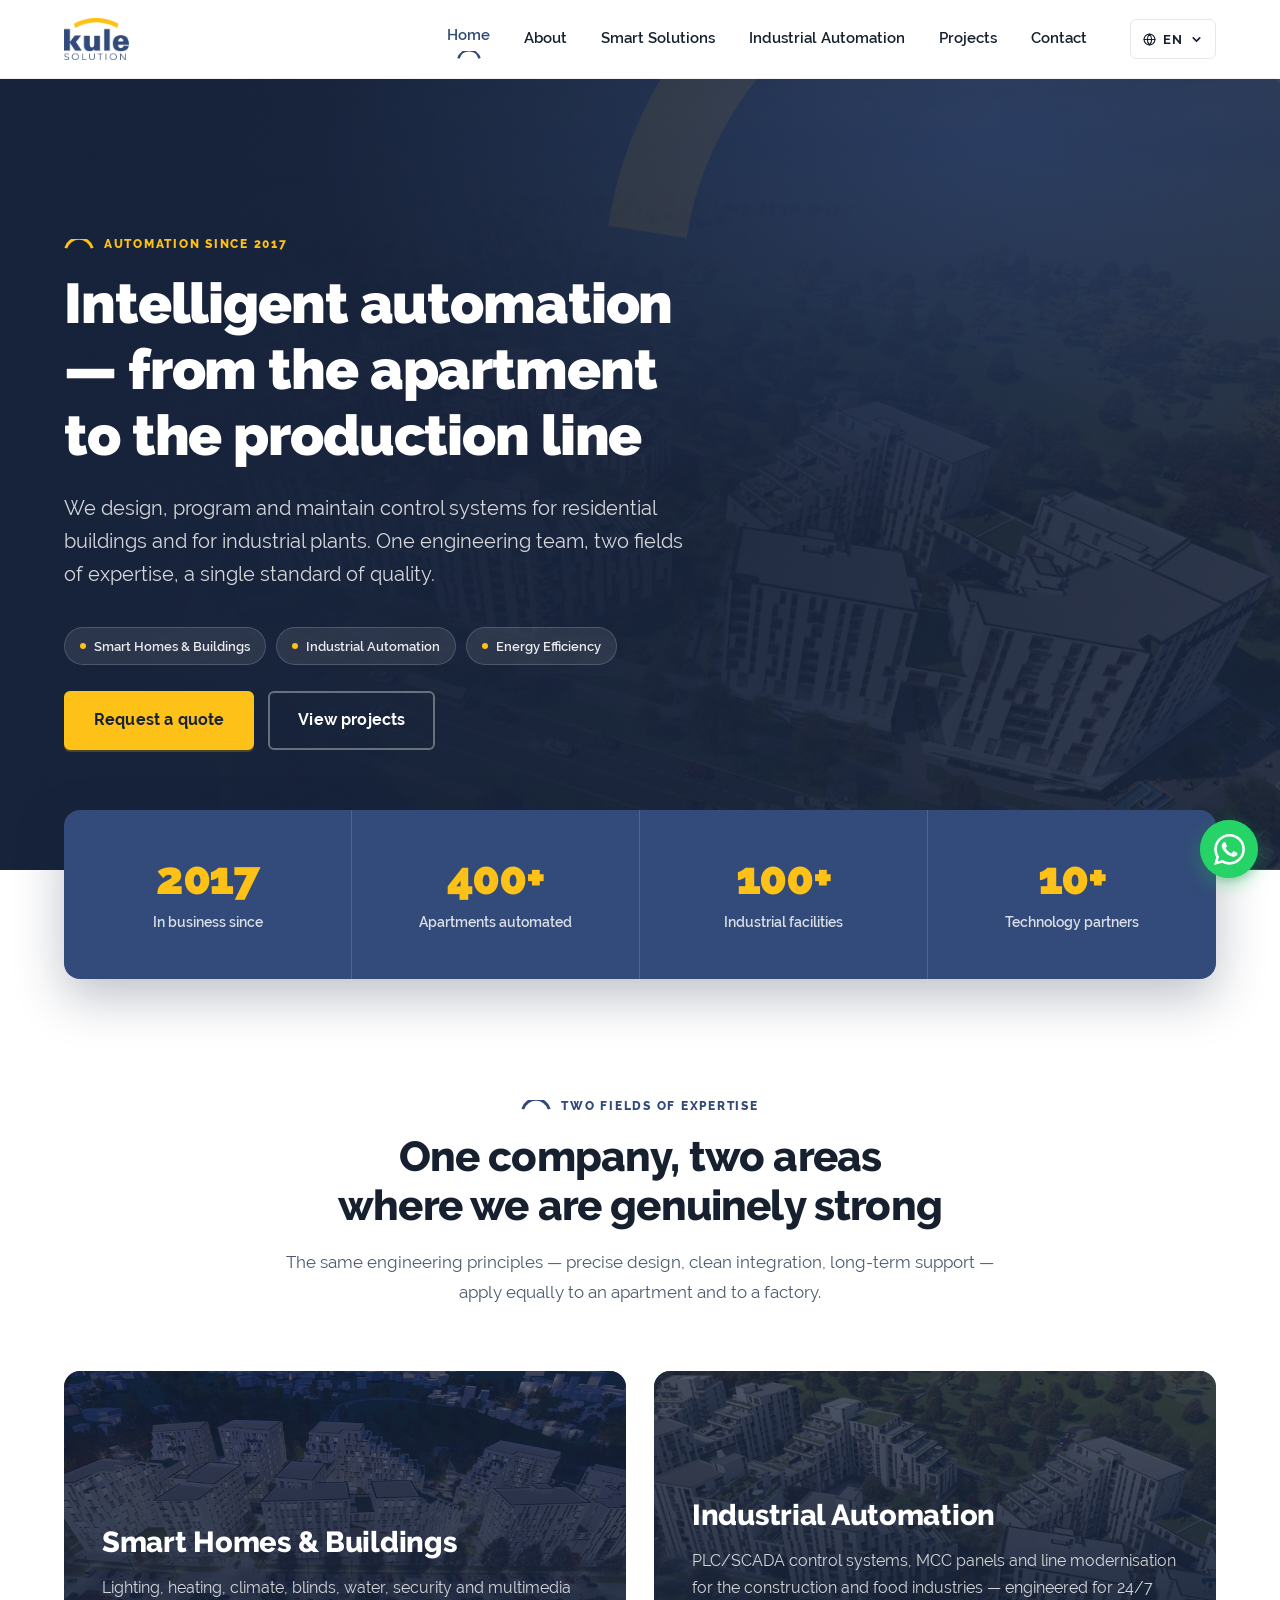
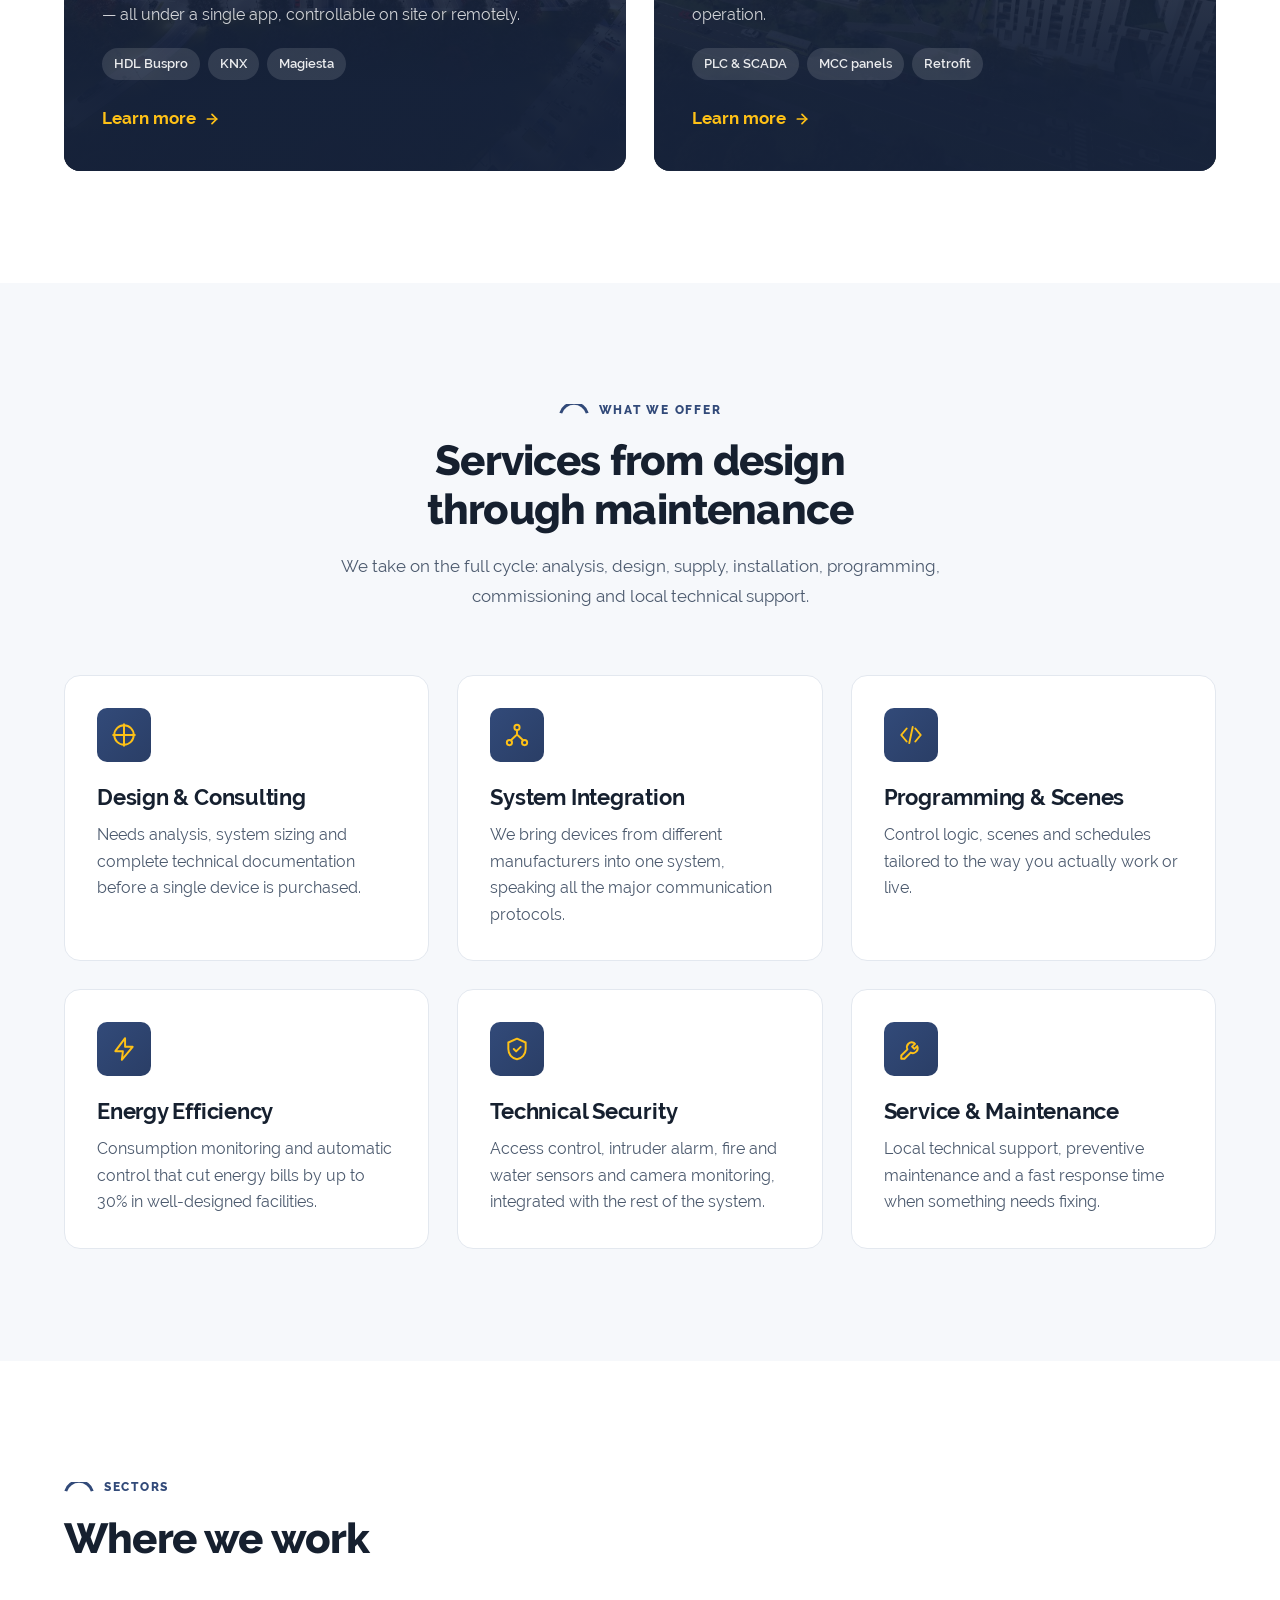
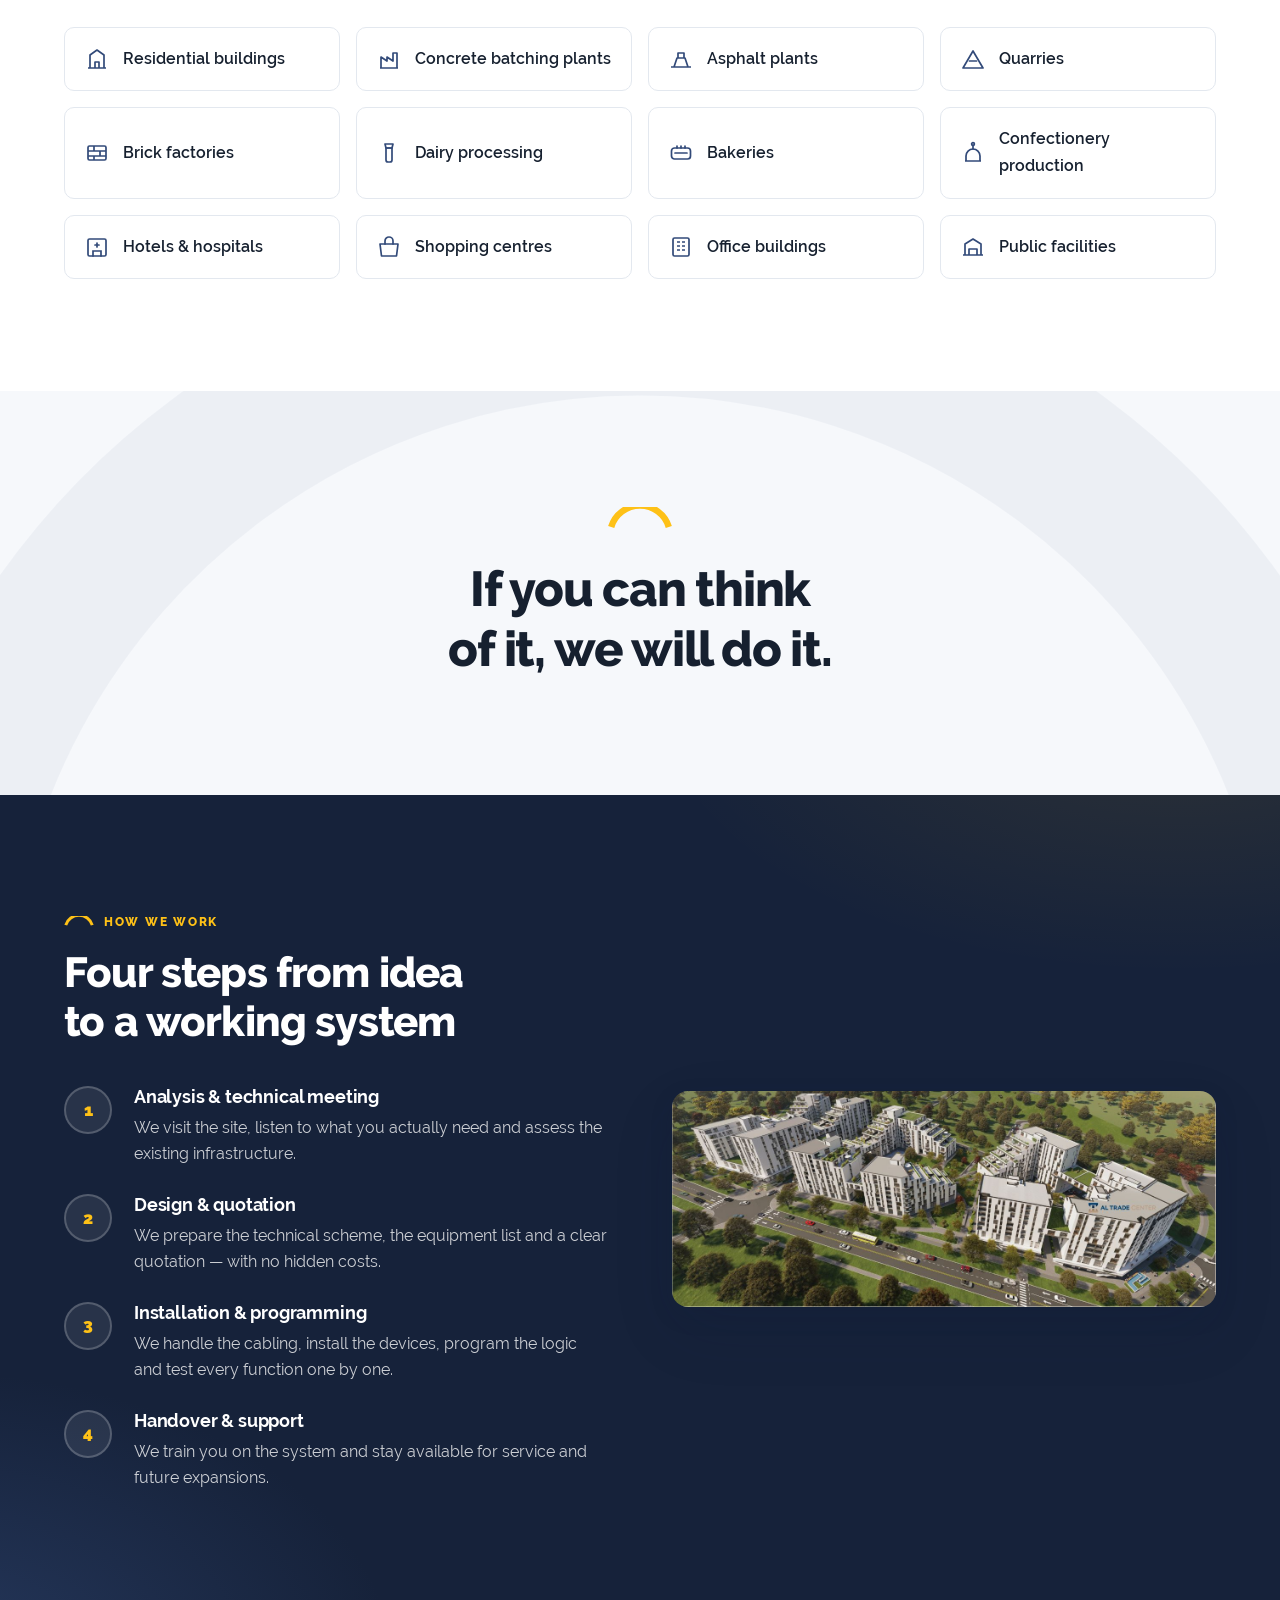
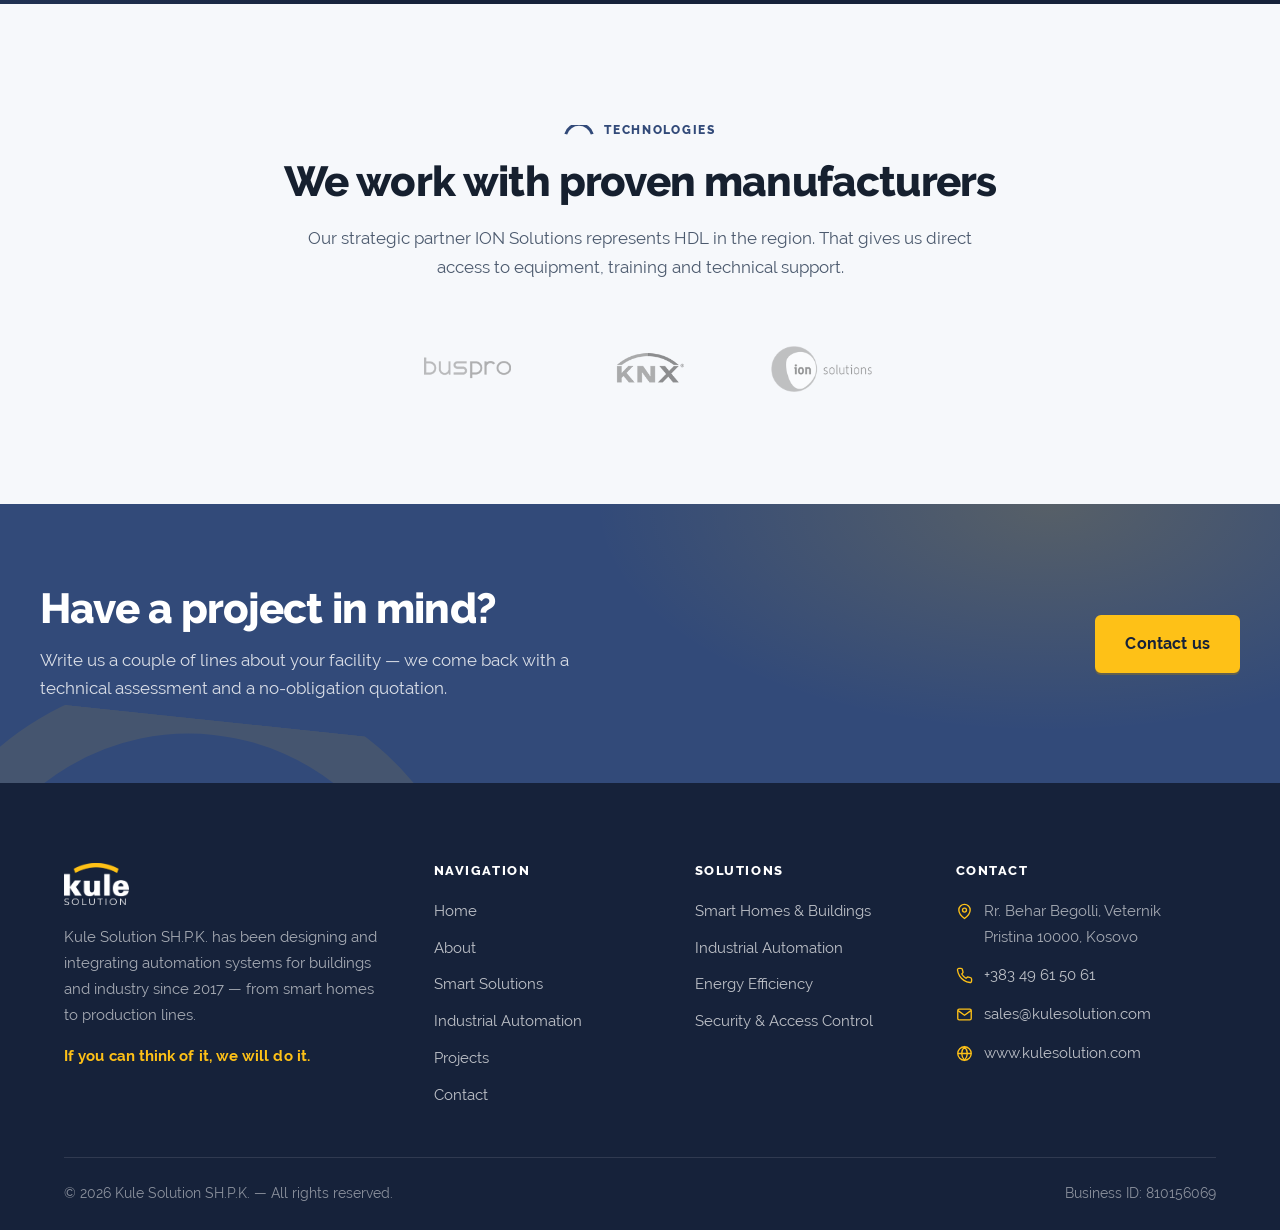
<file: index.html>
<!DOCTYPE html>
<html lang="sq" data-title-key="meta.home.title">
<head>
<meta charset="utf-8">
<meta name="viewport" content="width=device-width, initial-scale=1">
<title>Kule Solution — Automatizim ndërtesash dhe industrie në Kosovë</title>
<meta name="description" data-i18n-content="meta.home.desc" content="Që nga viti 2017 projektojmë dhe integrojmë sisteme automatizimi: shtëpi e ndërtesa smart, fabrika betoni e asfalti, gurthyese, tullore dhe impiante ushqimore.">
<link rel="canonical" href="https://kulesolution.com/">
<meta name="theme-color" content="#324A79">
<meta name="robots" content="index, follow">

<meta property="og:type" content="website">
<meta property="og:site_name" content="Kule Solution">
<meta property="og:title" content="Kule Solution — Automatizim ndërtesash dhe industrie">
<meta property="og:description" content="Që nga viti 2017: shtëpi e ndërtesa smart, automatizim industrial për fabrika betoni, asfalti, gurthyese, tullore dhe industrinë ushqimore.">
<meta property="og:url" content="https://kulesolution.com/">
<meta property="og:image" content="https://kulesolution.com/assets/img/favicon-512.png">
<meta name="twitter:card" content="summary_large_image">

<link rel="icon" href="assets/img/favicon-32.png" sizes="32x32">
<link rel="icon" href="assets/img/favicon-512.png" sizes="512x512">
<link rel="apple-touch-icon" href="assets/img/favicon-180.png">

<script>document.documentElement.classList.add('js');</script>
<link rel="stylesheet" href="assets/css/style.css">
<script src="assets/js/i18n.js" defer></script>
<script src="assets/js/main.js" defer></script>

<script type="application/ld+json">
{
  "@context": "https://schema.org",
  "@type": "Organization",
  "name": "Kule Solution SH.P.K.",
  "url": "https://kulesolution.com/",
  "logo": "https://kulesolution.com/assets/img/favicon-512.png",
  "slogan": "If you can think of it, we will do it.",
  "foundingDate": "2017",
  "email": "sales@kulesolution.com",
  "telephone": "+383496150 61",
  "address": {
    "@type": "PostalAddress",
    "streetAddress": "Rr. Behar Begolli, Veternik",
    "addressLocality": "Prishtinë",
    "postalCode": "10000",
    "addressCountry": "XK"
  },
  "description": "Automatizim ndërtesash dhe automatizim industrial: shtëpi e ndërtesa smart, fabrika betoni, impiante asfalti, gurthyese, tullore dhe industri ushqimore."
}
</script>
</head>
<body>

<a class="skip-link" href="#main">Kalo te përmbajtja</a>

<!-- ===================== HEADER ===================== -->
<header class="header">
  <div class="wrap header__inner">
    <a class="brand" href="index.html" aria-label="Kule Solution">
      <img src="assets/img/logo.png" alt="Kule Solution" width="640" height="415">
    </a>

    <nav class="nav" data-nav aria-label="Primary">
      <ul class="nav__list">
        <li><a class="nav__link is-active" href="index.html"      data-i18n="nav.home">Ballina</a></li>
        <li><a class="nav__link" href="about.html"                data-i18n="nav.about">Rreth nesh</a></li>
        <li><a class="nav__link" href="smart-solutions.html"      data-i18n="nav.smart">Zgjidhje Smart</a></li>
        <li><a class="nav__link" href="industrial-automation.html" data-i18n="nav.industrial">Automatizim Industrial</a></li>
        <li><a class="nav__link" href="projects.html"             data-i18n="nav.projects">Projektet</a></li>
        <li><a class="nav__link" href="contact.html"              data-i18n="nav.contact">Kontakt</a></li>
      </ul>
    </nav>

    <div class="header__actions">
      <div class="lang" data-lang>
        <button class="lang__btn" data-lang-toggle aria-expanded="false" aria-haspopup="true" aria-label="Language">
          <svg viewBox="0 0 24 24" fill="none" stroke="currentColor" stroke-width="2.2" stroke-linecap="round" stroke-linejoin="round" aria-hidden="true"><circle cx="12" cy="12" r="10"/><path d="M2 12h20M12 2a15.3 15.3 0 0 1 4 10 15.3 15.3 0 0 1-4 10 15.3 15.3 0 0 1-4-10 15.3 15.3 0 0 1 4-10z"/></svg>
          <span data-lang-current>SQ</span>
          <svg viewBox="0 0 24 24" fill="none" stroke="currentColor" stroke-width="3" stroke-linecap="round" stroke-linejoin="round" aria-hidden="true"><polyline points="6 9 12 15 18 9"/></svg>
        </button>
        <div class="lang__menu" role="menu">
          <button class="lang__opt" data-lang-opt="sq" role="menuitem">Shqip <b>SQ</b></button>
          <button class="lang__opt" data-lang-opt="en" role="menuitem">English <b>EN</b></button>
          <button class="lang__opt" data-lang-opt="tr" role="menuitem">Türkçe <b>TR</b></button>
        </div>
      </div>

      <button class="burger" data-burger aria-expanded="false" aria-label="Menu"><span></span></button>
    </div>
  </div>
</header>

<main id="main">

<!-- ===================== HERO ===================== -->
<section class="hero">
  <div class="hero__bg">
    <img src="assets/img/projects/al-trade-center.jpg" alt="" width="1280" height="720" fetchpriority="high">
  </div>
  <div class="wrap">
    <div class="hero__inner">
      <span class="eyebrow" data-i18n="home.hero.eyebrow">Automatizim që nga viti 2017</span>
      <h1 data-i18n="home.hero.title">Automatizim inteligjent — nga banesa deri te linja e prodhimit</h1>
      <p class="hero__lead" data-i18n="home.hero.lead">Projektojmë, programojmë dhe mirëmbajmë sisteme kontrolli për ndërtesa rezidenciale dhe për impiante industriale. Një ekip inxhinierësh, dy fusha ekspertize, një standard i vetëm cilësie.</p>

      <div class="hero__badges">
        <span class="hero__badge" data-i18n="home.hero.badge1">Shtëpi &amp; Ndërtesa Smart</span>
        <span class="hero__badge" data-i18n="home.hero.badge2">Automatizim Industrial</span>
        <span class="hero__badge" data-i18n="home.hero.badge3">Efikasitet Energjetik</span>
      </div>

      <div class="btn-row">
        <a class="btn btn--accent" href="contact.html" data-i18n="common.getQuote">Kërkoni ofertë</a>
        <a class="btn btn--onDark" href="projects.html" data-i18n="common.viewProjects">Shiko projektet</a>
      </div>
    </div>
  </div>
</section>

<!-- ===================== STATS ===================== -->
<section class="stats">
  <div class="wrap">
    <div class="stats__grid">
      <div class="stat">
        <span class="stat__num"   data-i18n="home.stat1.num">2017</span>
        <span class="stat__label" data-i18n="home.stat1.label">Në treg që nga</span>
      </div>
      <div class="stat">
        <span class="stat__num"   data-i18n="home.stat2.num">400+</span>
        <span class="stat__label" data-i18n="home.stat2.label">Banesa të automatizuara</span>
      </div>
      <div class="stat">
        <span class="stat__num"   data-i18n="home.stat3.num">100+</span>
        <span class="stat__label" data-i18n="home.stat3.label">Objekte industriale</span>
      </div>
      <div class="stat">
        <span class="stat__num"   data-i18n="home.stat4.num">10+</span>
        <span class="stat__label" data-i18n="home.stat4.label">Partnerë teknologjikë</span>
      </div>
    </div>
  </div>
</section>

<!-- ===================== TWO ARMS ===================== -->
<section class="section">
  <div class="wrap">
    <div class="section-head center reveal">
      <span class="eyebrow" data-i18n="home.arms.eyebrow">Dy fusha ekspertize</span>
      <h2 data-i18n="home.arms.title">Një kompani, dy fusha ku jemi vërtet të fortë</h2>
      <p data-i18n="home.arms.lead">Të njëjtat parime inxhinierike — dizajn i saktë, integrim i pastër, mbështetje afatgjatë — zbatohen njësoj në një apartament dhe në një fabrikë.</p>
    </div>

    <div class="grid grid-2">
      <article class="arm reveal">
        <div class="arm__bg"><img src="assets/img/projects/linda-premium.jpg" alt="" width="960" height="640" loading="lazy"></div>
        <h3 data-i18n="home.arm1.title">Shtëpi &amp; Ndërtesa Smart</h3>
        <p data-i18n="home.arm1.desc">Ndriçim, ngrohje, klimë, roleta, ujë, siguri dhe multimedia — të gjitha nën një aplikacion të vetëm, të kontrollueshme edhe nga distanca.</p>
        <div class="arm__tags">
          <span class="arm__tag" data-i18n="home.arm1.tag1">HDL Buspro</span>
          <span class="arm__tag" data-i18n="home.arm1.tag2">KNX</span>
          <span class="arm__tag" data-i18n="home.arm1.tag3">Magiesta</span>
        </div>
        <a class="link-arrow" href="smart-solutions.html">
          <span data-i18n="common.learnMore">Mëso më shumë</span>
          <svg viewBox="0 0 24 24" fill="none" stroke="currentColor" stroke-width="2.6" stroke-linecap="round" stroke-linejoin="round" aria-hidden="true"><line x1="5" y1="12" x2="19" y2="12"/><polyline points="12 5 19 12 12 19"/></svg>
        </a>
      </article>

      <article class="arm reveal">
        <div class="arm__bg"><img src="assets/img/projects/al-trade-center-2.jpg" alt="" width="1280" height="510" loading="lazy"></div>
        <h3 data-i18n="home.arm2.title">Automatizim Industrial</h3>
        <p data-i18n="home.arm2.desc">Sisteme kontrolli PLC/SCADA, panele MCC dhe modernizim linjash për industrinë e ndërtimit dhe atë ushqimore — të projektuara për punë 24/7.</p>
        <div class="arm__tags">
          <span class="arm__tag" data-i18n="home.arm2.tag1">PLC &amp; SCADA</span>
          <span class="arm__tag" data-i18n="home.arm2.tag2">Panele MCC</span>
          <span class="arm__tag" data-i18n="home.arm2.tag3">Retrofit</span>
        </div>
        <a class="link-arrow" href="industrial-automation.html">
          <span data-i18n="common.learnMore">Mëso më shumë</span>
          <svg viewBox="0 0 24 24" fill="none" stroke="currentColor" stroke-width="2.6" stroke-linecap="round" stroke-linejoin="round" aria-hidden="true"><line x1="5" y1="12" x2="19" y2="12"/><polyline points="12 5 19 12 12 19"/></svg>
        </a>
      </article>
    </div>
  </div>
</section>

<!-- ===================== SERVICES ===================== -->
<section class="section section--soft">
  <div class="wrap">
    <div class="section-head center reveal">
      <span class="eyebrow" data-i18n="home.services.eyebrow">Çfarë ofrojmë</span>
      <h2 data-i18n="home.services.title">Shërbime nga projektimi te mirëmbajtja</h2>
      <p data-i18n="home.services.lead">E marrim përsipër tërë ciklin: analizë, projektim, furnizim, montim, programim, vënie në punë dhe mbështetje teknike lokale.</p>
    </div>

    <div class="grid grid-3">
      <article class="card reveal">
        <div class="card__icon"><svg viewBox="0 0 24 24" aria-hidden="true"><path d="M12 2v20M2 12h20" stroke-linecap="round"/><circle cx="12" cy="12" r="9"/></svg></div>
        <h3 data-i18n="home.svc1.title">Projektim &amp; Konsulencë</h3>
        <p data-i18n="home.svc1.desc">Analizë e nevojave, dimensionim i sistemit dhe dokumentacion teknik i plotë para se të blihet një pajisje e vetme.</p>
      </article>

      <article class="card reveal">
        <div class="card__icon"><svg viewBox="0 0 24 24" aria-hidden="true"><circle cx="12" cy="5" r="2.4"/><circle cx="5" cy="19" r="2.4"/><circle cx="19" cy="19" r="2.4"/><path d="M12 7.4v4.2M12 11.6 6.4 16.9M12 11.6l5.6 5.3" stroke-linecap="round"/></svg></div>
        <h3 data-i18n="home.svc2.title">Integrim Sistemesh</h3>
        <p data-i18n="home.svc2.desc">Bashkojmë pajisje të prodhuesve të ndryshëm në një sistem të vetëm, duke folur protokollet kryesore të komunikimit.</p>
      </article>

      <article class="card reveal">
        <div class="card__icon"><svg viewBox="0 0 24 24" aria-hidden="true"><polyline points="8 6 3 12 8 18" stroke-linecap="round" stroke-linejoin="round"/><polyline points="16 6 21 12 16 18" stroke-linecap="round" stroke-linejoin="round"/><line x1="13.6" y1="4.5" x2="10.4" y2="19.5" stroke-linecap="round"/></svg></div>
        <h3 data-i18n="home.svc3.title">Programim &amp; Skenarë</h3>
        <p data-i18n="home.svc3.desc">Logjika kontrolli, skenarë dhe orare të përshtatura sipas mënyrës suaj reale të punës apo të jetesës.</p>
      </article>

      <article class="card reveal">
        <div class="card__icon"><svg viewBox="0 0 24 24" aria-hidden="true"><polygon points="13 2 4 14 11 14 10 22 20 10 13 10 13 2" stroke-linejoin="round"/></svg></div>
        <h3 data-i18n="home.svc4.title">Efikasitet Energjetik</h3>
        <p data-i18n="home.svc4.desc">Monitorim i konsumit dhe kontroll automatik që ul faturën e energjisë deri në 30% në objekte të mirëprojektuara.</p>
      </article>

      <article class="card reveal">
        <div class="card__icon"><svg viewBox="0 0 24 24" aria-hidden="true"><path d="M12 2.5 4 6v6c0 5 3.4 8.7 8 9.5 4.6-.8 8-4.5 8-9.5V6l-8-3.5z" stroke-linejoin="round"/><polyline points="9 12 11.2 14.2 15.4 10" stroke-linecap="round" stroke-linejoin="round"/></svg></div>
        <h3 data-i18n="home.svc5.title">Siguri Teknike</h3>
        <p data-i18n="home.svc5.desc">Kontroll qasjeje, alarm kundër vjedhjes, sensorë zjarri e uji dhe monitorim kamerash, të integruara me pjesën tjetër të sistemit.</p>
      </article>

      <article class="card reveal">
        <div class="card__icon"><svg viewBox="0 0 24 24" aria-hidden="true"><path d="M14.7 6.3a4.5 4.5 0 0 0-6 6L3 18v3h3l5.7-5.7a4.5 4.5 0 0 0 6-6l-2.6 2.6-2.1-2.1 2.7-2.5z" stroke-linejoin="round"/></svg></div>
        <h3 data-i18n="home.svc6.title">Servis &amp; Mirëmbajtje</h3>
        <p data-i18n="home.svc6.desc">Mbështetje teknike lokale, mirëmbajtje parandaluese dhe kohë e shpejtë reagimi kur diçka duhet rregulluar.</p>
      </article>
    </div>
  </div>
</section>

<!-- ===================== SECTORS ===================== -->
<section class="section">
  <div class="wrap">
    <div class="section-head reveal">
      <span class="eyebrow" data-i18n="home.sectors.eyebrow">Sektorët</span>
      <h2 data-i18n="home.sectors.title">Ku punojmë</h2>
    </div>

    <div class="sectors reveal">
      <div class="sector"><svg viewBox="0 0 24 24" aria-hidden="true"><path d="M3 21h18M5 21V8l7-5 7 5v13" stroke-linejoin="round"/><path d="M10 21v-6h4v6" stroke-linejoin="round"/></svg><span data-i18n="home.sec1">Ndërtesa banimi &amp; rezidenca</span></div>
      <div class="sector"><svg viewBox="0 0 24 24" aria-hidden="true"><path d="M3 21h18M4 21V10l6 4V10l6 4V6h4v15" stroke-linejoin="round"/></svg><span data-i18n="home.sec2">Fabrika betoni</span></div>
      <div class="sector"><svg viewBox="0 0 24 24" aria-hidden="true"><path d="M2 20h20M5 20l3-9h8l3 9" stroke-linejoin="round"/><path d="M9 11V6h6v5" stroke-linejoin="round"/></svg><span data-i18n="home.sec3">Impiante asfalti</span></div>
      <div class="sector"><svg viewBox="0 0 24 24" aria-hidden="true"><path d="M2 21h20L12 4 2 21z" stroke-linejoin="round"/><path d="M8.5 14h7" stroke-linecap="round"/></svg><span data-i18n="home.sec4">Gurthyese</span></div>
      <div class="sector"><svg viewBox="0 0 24 24" aria-hidden="true"><rect x="3" y="5" width="18" height="14" rx="1.5"/><path d="M3 10h18M3 15h18M9 5v5M15 10v5M9 15v4"/></svg><span data-i18n="home.sec5">Tullore</span></div>
      <div class="sector"><svg viewBox="0 0 24 24" aria-hidden="true"><path d="M8 3h8l-1 4H9L8 3z" stroke-linejoin="round"/><path d="M9 7h6v12a2 2 0 0 1-2 2h-2a2 2 0 0 1-2-2V7z" stroke-linejoin="round"/></svg><span data-i18n="home.sec6">Përpunim qumështi</span></div>
      <div class="sector"><svg viewBox="0 0 24 24" aria-hidden="true"><rect x="2.5" y="7" width="19" height="11" rx="3"/><path d="M6 12h12" stroke-linecap="round"/><path d="M8 7V5M12 7V5M16 7V5" stroke-linecap="round"/></svg><span data-i18n="home.sec7">Furra &amp; pekare</span></div>
      <div class="sector"><svg viewBox="0 0 24 24" aria-hidden="true"><path d="M4 20h16M5 20v-5a7 7 0 0 1 14 0v5" stroke-linejoin="round"/><path d="M12 8V4" stroke-linecap="round"/><circle cx="12" cy="3" r="1.4"/></svg><span data-i18n="home.sec8">Prodhim ëmbëlsirash</span></div>
      <div class="sector"><svg viewBox="0 0 24 24" aria-hidden="true"><rect x="3" y="4" width="18" height="17" rx="1.5"/><path d="M8 21v-5h8v5M12 8v4M10 10h4" stroke-linecap="round"/></svg><span data-i18n="home.sec9">Hotele &amp; spitale</span></div>
      <div class="sector"><svg viewBox="0 0 24 24" aria-hidden="true"><path d="M3 9h18l-1.5 12h-15L3 9z" stroke-linejoin="round"/><path d="M8 9V6a4 4 0 0 1 8 0v3" stroke-linecap="round"/></svg><span data-i18n="home.sec10">Qendra tregtare</span></div>
      <div class="sector"><svg viewBox="0 0 24 24" aria-hidden="true"><rect x="4" y="3" width="16" height="18" rx="1.5"/><path d="M8 7h3M13 7h3M8 11h3M13 11h3M8 15h3M13 15h3"/></svg><span data-i18n="home.sec11">Ndërtesa biznesi</span></div>
      <div class="sector"><svg viewBox="0 0 24 24" aria-hidden="true"><path d="M2 20h20M4 20V9l8-5 8 5v11" stroke-linejoin="round"/><path d="M8 20v-6h8v6" stroke-linejoin="round"/></svg><span data-i18n="home.sec12">Objekte publike</span></div>
    </div>
  </div>
</section>

<!-- ===================== SLOGAN ===================== -->
<section class="slogan">
  <div class="wrap">
    <p class="slogan__text" data-i18n="brand.slogan">If you can think of it, we will do it.</p>
  </div>
</section>
<!-- ===================== PROCESS ===================== -->
<section class="section section--navy">
  <div class="wrap">
    <div class="split">
      <div>
        <div class="section-head" style="margin-bottom:40px">
          <span class="eyebrow" data-i18n="home.process.eyebrow">Si punojmë</span>
          <h2 data-i18n="home.process.title">Katër hapa nga ideja te sistemi që punon</h2>
        </div>

        <div class="steps">
          <div class="step reveal">
            <div class="step__n">1</div>
            <div>
              <h3 data-i18n="home.step1.title">Analizë &amp; takim teknik</h3>
              <p data-i18n="home.step1.desc">Vizitojmë objektin, dëgjojmë çfarë ju duhet vërtet dhe vlerësojmë infrastrukturën ekzistuese.</p>
            </div>
          </div>
          <div class="step reveal">
            <div class="step__n">2</div>
            <div>
              <h3 data-i18n="home.step2.title">Projektim &amp; ofertë</h3>
              <p data-i18n="home.step2.desc">Përgatisim skemën teknike, listën e pajisjeve dhe një ofertë të qartë — pa kosto të fshehura.</p>
            </div>
          </div>
          <div class="step reveal">
            <div class="step__n">3</div>
            <div>
              <h3 data-i18n="home.step3.title">Montim &amp; programim</h3>
              <p data-i18n="home.step3.desc">Kryejmë kabllimin, montojmë pajisjet, programojmë logjikën dhe testojmë çdo funksion një nga një.</p>
            </div>
          </div>
          <div class="step reveal">
            <div class="step__n">4</div>
            <div>
              <h3 data-i18n="home.step4.title">Dorëzim &amp; mbështetje</h3>
              <p data-i18n="home.step4.desc">Ju trajnojmë për përdorimin e sistemit dhe qëndrojmë në dispozicion për servis dhe zgjerime.</p>
            </div>
          </div>
        </div>
      </div>

      <div class="split__media reveal">
        <img src="assets/img/projects/al-trade-center-2.jpg" alt="" width="1280" height="510" loading="lazy">
      </div>
    </div>
  </div>
</section>

<!-- ===================== PARTNERS ===================== -->
<section class="section section--soft">
  <div class="wrap">
    <div class="section-head center reveal">
      <span class="eyebrow" data-i18n="home.partners.eyebrow">Teknologjitë</span>
      <h2 data-i18n="home.partners.title">Punojmë me prodhues të provuar</h2>
      <p data-i18n="home.partners.lead">Partneri ynë strategjik ION Solutions përfaqëson HDL-në në rajon. Kjo na jep qasje të drejtpërdrejtë në pajisje, trajnime dhe mbështetje teknike.</p>
    </div>

    <div class="partners reveal">
      <img src="assets/img/partners/buspro.png" alt="HDL Buspro" width="197" height="77" loading="lazy">
      <img src="assets/img/partners/knx.png"    alt="KNX"        width="197" height="77" loading="lazy">
      <img src="assets/img/partners/ion.png"    alt="ION Solutions" width="300" height="137" loading="lazy">
    </div>
  </div>
</section>

<!-- ===================== CTA ===================== -->
<section class="cta">
  <div class="wrap cta__inner">
    <div>
      <h2 data-i18n="home.cta.title">Keni një projekt në mendje?</h2>
      <p data-i18n="home.cta.lead">Na shkruani dy rreshta për objektin tuaj — kthehemi me një vlerësim teknik dhe një ofertë pa detyrim.</p>
    </div>
    <a class="btn btn--accent" href="contact.html" data-i18n="common.contactUs">Na kontaktoni</a>
  </div>
</section>

</main>

<!-- ===================== FOOTER ===================== -->
<footer class="footer">
  <div class="wrap">
    <div class="footer__grid">
      <div>
        <img class="footer__logo" src="assets/img/logo-white.png" alt="Kule Solution" width="640" height="415">
        <p class="footer__about" data-i18n="footer.about">Kule Solution SH.P.K. projekton dhe integron sisteme automatizimi për ndërtesa dhe industri që nga viti 2017 — nga shtëpitë smart deri te linjat e prodhimit.</p>
        <p class="footer__slogan" data-i18n="brand.slogan">If you can think of it, we will do it.</p>
      </div>

      <div>
        <h4 data-i18n="footer.nav">Navigimi</h4>
        <ul class="footer__list">
          <li><a href="index.html"                data-i18n="nav.home">Ballina</a></li>
          <li><a href="about.html"                data-i18n="nav.about">Rreth nesh</a></li>
          <li><a href="smart-solutions.html"      data-i18n="nav.smart">Zgjidhje Smart</a></li>
          <li><a href="industrial-automation.html" data-i18n="nav.industrial">Automatizim Industrial</a></li>
          <li><a href="projects.html"             data-i18n="nav.projects">Projektet</a></li>
          <li><a href="contact.html"              data-i18n="nav.contact">Kontakt</a></li>
        </ul>
      </div>

      <div>
        <h4 data-i18n="footer.solutions">Zgjidhjet</h4>
        <ul class="footer__list">
          <li><a href="smart-solutions.html"      data-i18n="footer.sol1">Shtëpi &amp; Ndërtesa Smart</a></li>
          <li><a href="industrial-automation.html" data-i18n="footer.sol2">Automatizim Industrial</a></li>
          <li><a href="smart-solutions.html#energy" data-i18n="footer.sol3">Efikasitet Energjetik</a></li>
          <li><a href="smart-solutions.html"      data-i18n="footer.sol4">Siguri &amp; Kontroll Qasjeje</a></li>
        </ul>
      </div>

      <div>
        <h4 data-i18n="footer.contact">Kontakti</h4>
        <div class="footer__contact">
          <div>
            <svg viewBox="0 0 24 24" aria-hidden="true"><path d="M20 10c0 6-8 12-8 12S4 16 4 10a8 8 0 1 1 16 0z" stroke-linejoin="round"/><circle cx="12" cy="10" r="2.8"/></svg>
            <span data-i18n-html="contact.value.address">Rr. Behar Begolli, Veternik<br>Prishtinë 10000, Kosovë</span>
          </div>
          <div>
            <svg viewBox="0 0 24 24" aria-hidden="true"><path d="M22 16.9v3a2 2 0 0 1-2.2 2 19.8 19.8 0 0 1-8.6-3.1 19.5 19.5 0 0 1-6-6A19.8 19.8 0 0 1 2.1 4.2 2 2 0 0 1 4.1 2h3a2 2 0 0 1 2 1.7c.1 1 .4 1.9.7 2.8a2 2 0 0 1-.5 2.1L8.1 9.9a16 16 0 0 0 6 6l1.3-1.2a2 2 0 0 1 2.1-.5c.9.3 1.8.6 2.8.7a2 2 0 0 1 1.7 2z" stroke-linejoin="round"/></svg>
            <a href="tel:+38349615061">+383 49 61 50 61</a>
          </div>
          <div>
            <svg viewBox="0 0 24 24" aria-hidden="true"><rect x="2.5" y="4.5" width="19" height="15" rx="2"/><polyline points="3 6.5 12 13 21 6.5" stroke-linejoin="round"/></svg>
            <a href="mailto:sales@kulesolution.com">sales@kulesolution.com</a>
          </div>
          <div>
            <svg viewBox="0 0 24 24" aria-hidden="true"><circle cx="12" cy="12" r="9.5"/><path d="M2.5 12h19M12 2.5a15 15 0 0 1 4 9.5 15 15 0 0 1-4 9.5 15 15 0 0 1-4-9.5 15 15 0 0 1 4-9.5z"/></svg>
            <a href="https://kulesolution.com">www.kulesolution.com</a>
          </div>
        </div>
      </div>
    </div>

    <div class="footer__bar">
      <span>&copy; <span data-year>2026</span> <span data-i18n="footer.company">Kule Solution SH.P.K.</span> — <span data-i18n="common.allRights">Të gjitha të drejtat e rezervuara.</span></span>
      <div class="footer__legal">
        <span data-i18n="footer.nui">NUI: 810156069</span>
      </div>
    </div>
  </div>
</footer>

<!-- ===================== WHATSAPP ===================== -->
<a class="wa" data-wa href="https://wa.me/38349615061" target="_blank" rel="noopener"
   aria-label="WhatsApp" data-i18n-aria="wa.label">
  <span class="wa__tip" data-i18n="wa.label">Na shkruani në WhatsApp</span>
  <svg viewBox="0 0 24 24" aria-hidden="true"><path d="M17.472 14.382c-.297-.149-1.758-.867-2.03-.967-.273-.099-.471-.148-.67.15-.197.297-.767.966-.94 1.164-.173.199-.347.223-.644.075-.297-.15-1.255-.463-2.39-1.475-.883-.788-1.48-1.761-1.653-2.059-.173-.297-.018-.458.13-.606.134-.133.297-.347.446-.52.149-.174.198-.298.298-.497.099-.198.05-.371-.025-.52-.075-.149-.669-1.612-.916-2.207-.242-.579-.487-.5-.669-.51-.173-.008-.371-.01-.57-.01-.198 0-.52.074-.792.372-.272.297-1.04 1.016-1.04 2.479 0 1.462 1.065 2.875 1.213 3.074.149.198 2.096 3.2 5.077 4.487.709.306 1.262.489 1.694.625.712.227 1.36.195 1.871.118.571-.085 1.758-.719 2.006-1.413.248-.694.248-1.289.173-1.413-.074-.124-.272-.198-.57-.347m-5.421 7.403h-.004a9.87 9.87 0 01-5.031-1.378l-.361-.214-3.741.982.998-3.648-.235-.374a9.86 9.86 0 01-1.51-5.26c.001-5.45 4.436-9.884 9.888-9.884 2.64 0 5.122 1.03 6.988 2.898a9.825 9.825 0 012.893 6.994c-.003 5.45-4.437 9.884-9.885 9.884m8.413-18.297A11.815 11.815 0 0012.05 0C5.495 0 .16 5.335.157 11.892c0 2.096.547 4.142 1.588 5.945L.057 24l6.305-1.654a11.882 11.882 0 005.683 1.448h.005c6.554 0 11.89-5.335 11.893-11.893a11.821 11.821 0 00-3.48-8.413z"/></svg>
</a>

</body>
</html>
</file>
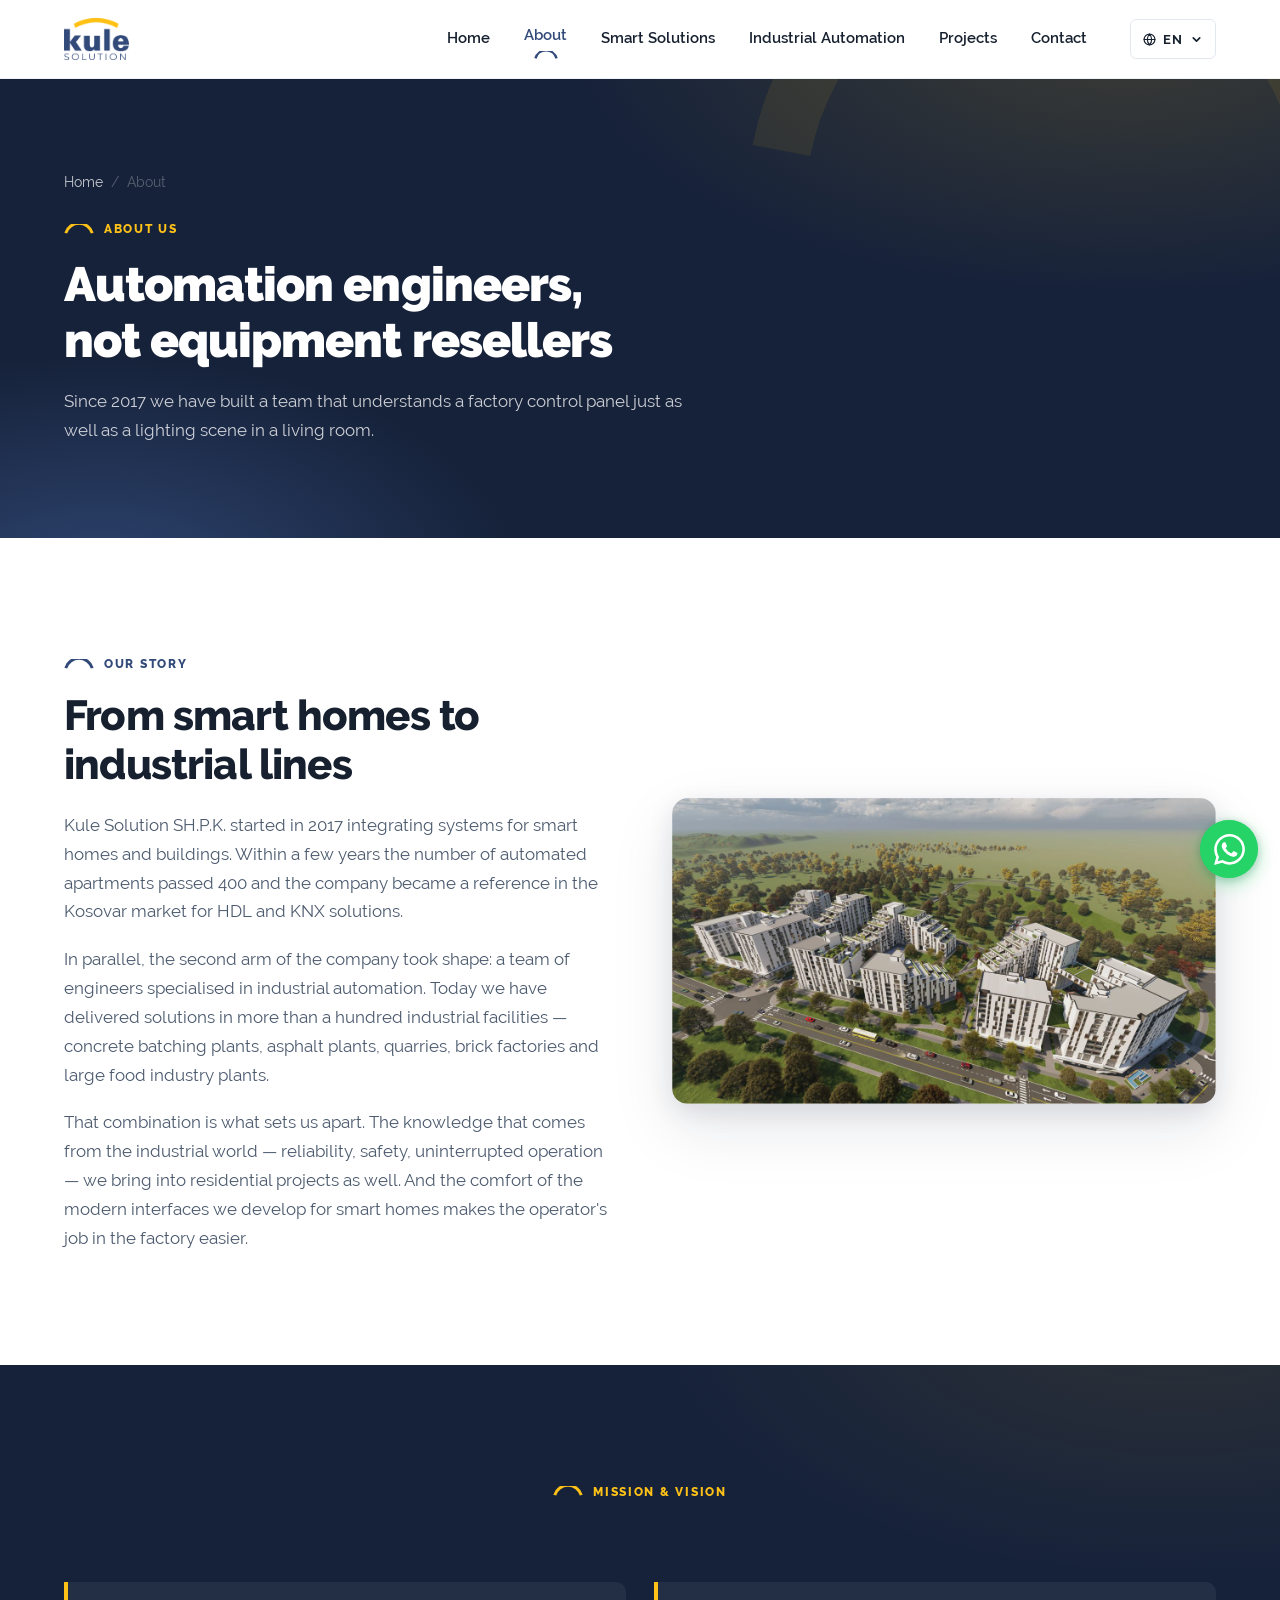
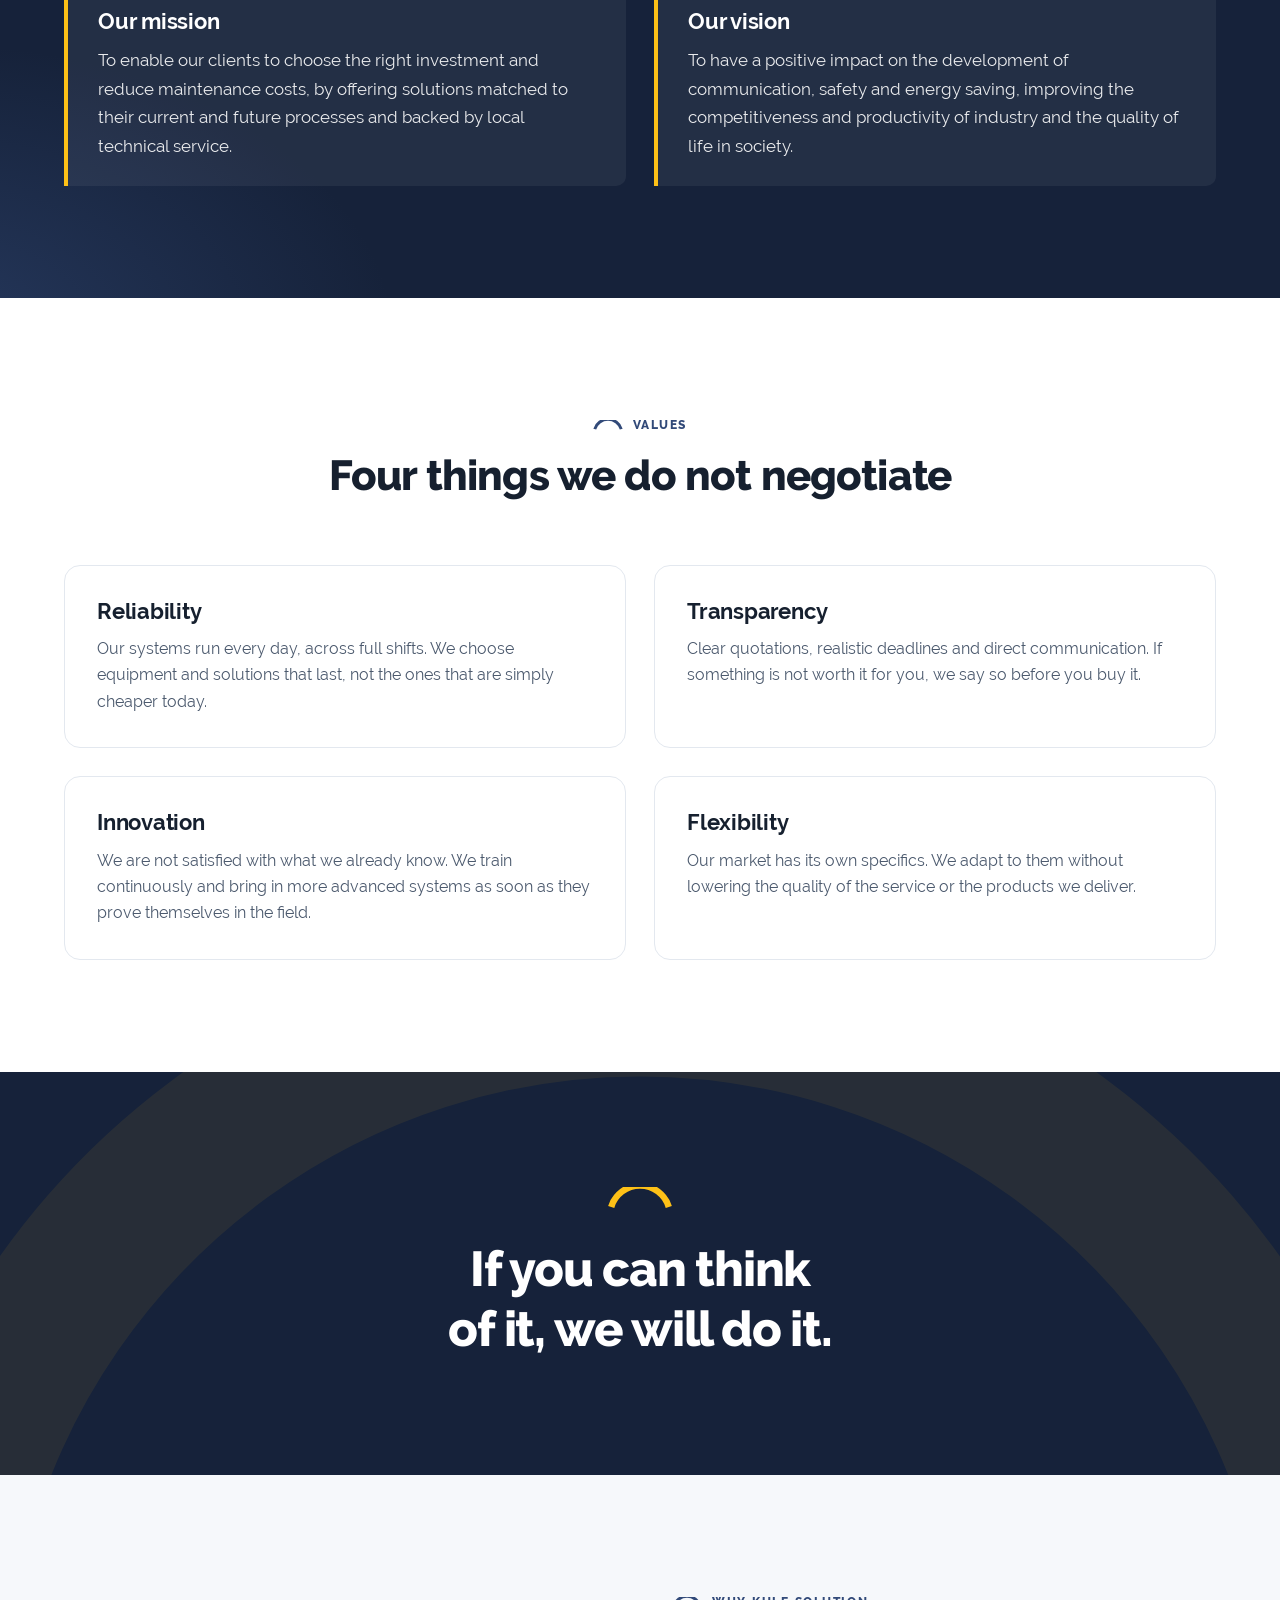
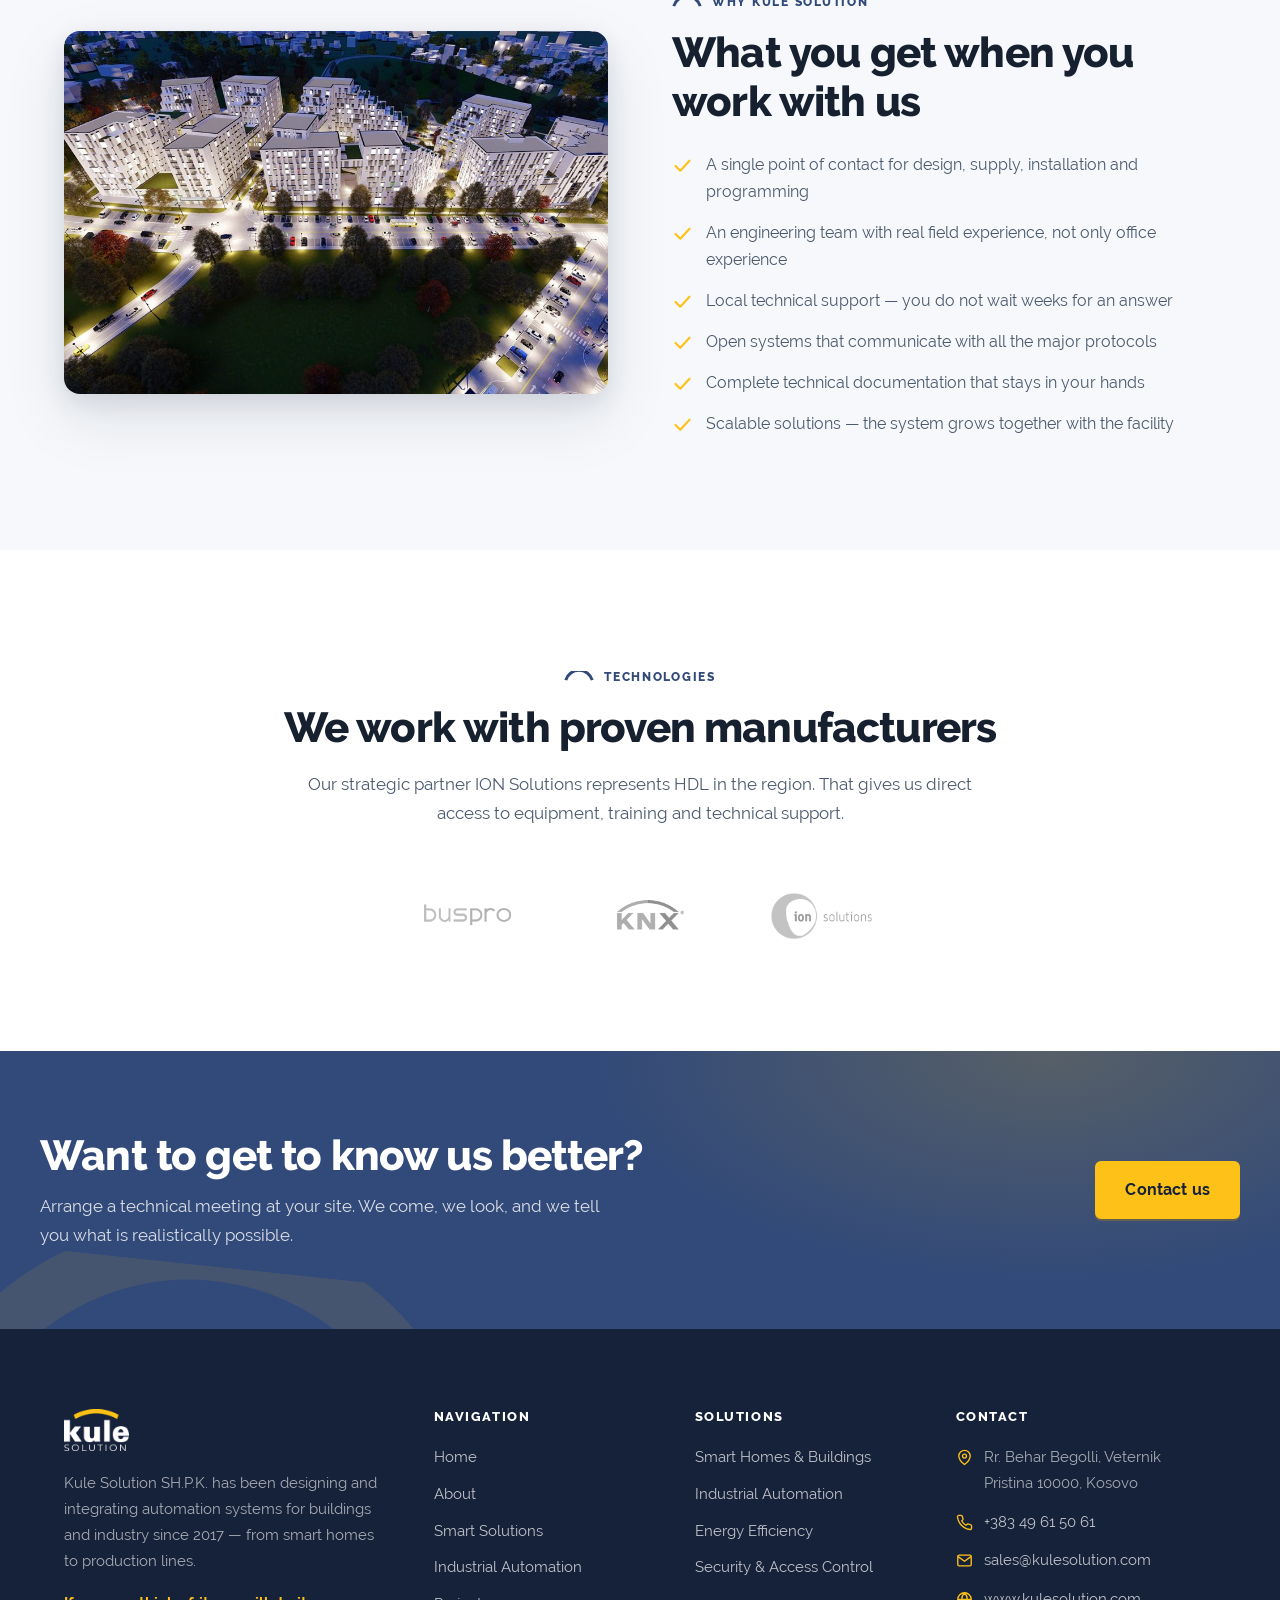
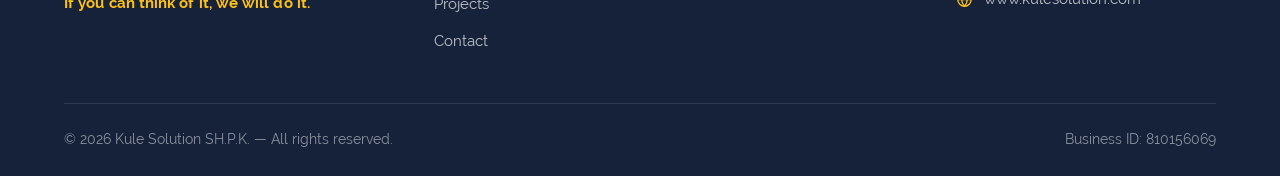
<file: about.html>
<!DOCTYPE html>
<html lang="sq" data-title-key="meta.about.title">
<head>
<meta charset="utf-8">
<meta name="viewport" content="width=device-width, initial-scale=1">
<title>Rreth nesh — Kule Solution</title>
<meta name="description" data-i18n-content="meta.about.desc" content="Kule Solution SH.P.K., Prishtinë. Që nga viti 2017 integrojmë sisteme automatizimi për ndërtesa dhe industri. Misioni, vizioni dhe vlerat tona.">
<link rel="canonical" href="https://kulesolution.com/about.html">
<meta name="theme-color" content="#324A79">

<meta property="og:type" content="website">
<meta property="og:site_name" content="Kule Solution">
<meta property="og:title" content="Rreth nesh — Kule Solution">
<meta property="og:description" content="Që nga viti 2017 integrojmë sisteme automatizimi për ndërtesa dhe industri.">
<meta property="og:url" content="https://kulesolution.com/about.html">
<meta property="og:image" content="https://kulesolution.com/assets/img/favicon-512.png">

<link rel="icon" href="assets/img/favicon-32.png" sizes="32x32">
<link rel="icon" href="assets/img/favicon-512.png" sizes="512x512">
<link rel="apple-touch-icon" href="assets/img/favicon-180.png">

<script>document.documentElement.classList.add('js');</script>
<link rel="stylesheet" href="assets/css/style.css">
<script src="assets/js/i18n.js" defer></script>
<script src="assets/js/main.js" defer></script>
</head>
<body>

<a class="skip-link" href="#main">Kalo te përmbajtja</a>

<header class="header">
  <div class="wrap header__inner">
    <a class="brand" href="index.html" aria-label="Kule Solution">
      <img src="assets/img/logo.png" alt="Kule Solution" width="640" height="415">
    </a>

    <nav class="nav" data-nav aria-label="Primary">
      <ul class="nav__list">
        <li><a class="nav__link" href="index.html"                 data-i18n="nav.home">Ballina</a></li>
        <li><a class="nav__link is-active" href="about.html"       data-i18n="nav.about">Rreth nesh</a></li>
        <li><a class="nav__link" href="smart-solutions.html"       data-i18n="nav.smart">Zgjidhje Smart</a></li>
        <li><a class="nav__link" href="industrial-automation.html" data-i18n="nav.industrial">Automatizim Industrial</a></li>
        <li><a class="nav__link" href="projects.html"              data-i18n="nav.projects">Projektet</a></li>
        <li><a class="nav__link" href="contact.html"               data-i18n="nav.contact">Kontakt</a></li>
      </ul>
    </nav>

    <div class="header__actions">
      <div class="lang" data-lang>
        <button class="lang__btn" data-lang-toggle aria-expanded="false" aria-haspopup="true" aria-label="Language">
          <svg viewBox="0 0 24 24" fill="none" stroke="currentColor" stroke-width="2.2" stroke-linecap="round" stroke-linejoin="round" aria-hidden="true"><circle cx="12" cy="12" r="10"/><path d="M2 12h20M12 2a15.3 15.3 0 0 1 4 10 15.3 15.3 0 0 1-4 10 15.3 15.3 0 0 1-4-10 15.3 15.3 0 0 1 4-10z"/></svg>
          <span data-lang-current>SQ</span>
          <svg viewBox="0 0 24 24" fill="none" stroke="currentColor" stroke-width="3" stroke-linecap="round" stroke-linejoin="round" aria-hidden="true"><polyline points="6 9 12 15 18 9"/></svg>
        </button>
        <div class="lang__menu" role="menu">
          <button class="lang__opt" data-lang-opt="sq" role="menuitem">Shqip <b>SQ</b></button>
          <button class="lang__opt" data-lang-opt="en" role="menuitem">English <b>EN</b></button>
          <button class="lang__opt" data-lang-opt="tr" role="menuitem">Türkçe <b>TR</b></button>
        </div>
      </div>
      <button class="burger" data-burger aria-expanded="false" aria-label="Menu"><span></span></button>
    </div>
  </div>
</header>

<main id="main">

<section class="pagehero">
  <div class="wrap">
    <div class="pagehero__inner">
      <nav class="crumbs" aria-label="Breadcrumb">
        <a href="index.html" data-i18n="common.home">Ballina</a><span>/</span><span data-i18n="nav.about">Rreth nesh</span>
      </nav>
      <span class="eyebrow" data-i18n="about.hero.eyebrow">Rreth nesh</span>
      <h1 data-i18n="about.hero.title">Inxhinierë automatizimi, jo shitës pajisjesh</h1>
      <p data-i18n="about.hero.lead">Që nga viti 2017 kemi ndërtuar një ekip që e kupton njësoj mirë një panel kontrolli në fabrikë dhe një skenar ndriçimi në dhomën e ndenjes.</p>
    </div>
  </div>
</section>

<!-- ===================== STORY ===================== -->
<section class="section">
  <div class="wrap">
    <div class="split">
      <div class="reveal">
        <span class="eyebrow" data-i18n="about.story.eyebrow">Historia</span>
        <h2 style="margin-bottom:22px" data-i18n="about.story.title">Nga shtëpitë smart te linjat industriale</h2>
        <p data-i18n="about.story.p1">Kule Solution SH.P.K. filloi punën në vitin 2017 me integrimin e sistemeve për shtëpi dhe ndërtesa smart. Brenda pak vitesh numri i banesave të automatizuara kaloi 400-shin dhe kompania u bë referencë në tregun kosovar për zgjidhje HDL dhe KNX.</p>
        <p data-i18n="about.story.p2">Paralelisht u formua edhe krahu i dytë i kompanisë: një kadër inxhinierësh të specializuar në automatizim industrial. Sot kemi realizuar zgjidhje në mbi njëqind objekte industriale — fabrika betoni, impiante asfalti, gurthyese, tullore dhe impiante të mëdha të industrisë ushqimore.</p>
        <p data-i18n="about.story.p3">Kjo kombinatë është ajo që na dallon. Njohuritë që vijnë nga bota industriale — besueshmëria, siguria, puna pa ndërprerje — i sjellim edhe në projektet rezidenciale. Dhe rehatia e ndërfaqeve moderne që zhvillojmë për shtëpitë smart e bën më të lehtë punën e operatorit në fabrikë.</p>
      </div>
      <div class="split__media reveal">
        <img src="assets/img/projects/al-trade-center.jpg" alt="" width="1280" height="720" loading="lazy">
      </div>
    </div>
  </div>
</section>

<!-- ===================== MISSION / VISION ===================== -->
<section class="section section--navy">
  <div class="wrap">
    <div class="section-head center reveal">
      <span class="eyebrow" data-i18n="about.mv.eyebrow">Misioni &amp; Vizioni</span>
    </div>
    <div class="grid grid-2">
      <div class="callout reveal">
        <h3 style="margin-bottom:12px" data-i18n="about.mission.title">Misioni ynë</h3>
        <p data-i18n="about.mission.desc">T'u mundësojmë klientëve tanë të zgjedhin investimin e duhur dhe të ulin kostot e mirëmbajtjes, duke ofruar zgjidhje të përshtatura me proceset e tyre aktuale dhe të ardhshme, të mbështetura nga servisi teknik lokal.</p>
      </div>
      <div class="callout reveal">
        <h3 style="margin-bottom:12px" data-i18n="about.vision.title">Vizioni ynë</h3>
        <p data-i18n="about.vision.desc">Të ndikojmë pozitivisht në zhvillimin e komunikimit, sigurisë dhe kursimit të energjisë, duke përmirësuar konkurrueshmërinë dhe produktivitetin e industrisë dhe cilësinë e jetesës në shoqëri.</p>
      </div>
    </div>
  </div>
</section>

<!-- ===================== VALUES ===================== -->
<section class="section">
  <div class="wrap">
    <div class="section-head center reveal">
      <span class="eyebrow" data-i18n="about.values.eyebrow">Vlerat</span>
      <h2 data-i18n="about.values.title">Katër gjëra që nuk i negociojmë</h2>
    </div>

    <div class="grid grid-2">
      <article class="card reveal">
        <h3 data-i18n="about.val1.title">Besueshmëri</h3>
        <p data-i18n="about.val1.desc">Sistemet tona punojnë çdo ditë, në ndërrime të plota. Zgjedhim pajisje dhe zgjidhje që mbajnë, jo ato që janë thjesht më të lira sot.</p>
      </article>
      <article class="card reveal">
        <h3 data-i18n="about.val2.title">Transparencë</h3>
        <p data-i18n="about.val2.desc">Oferta e qartë, afate reale dhe komunikim i drejtpërdrejtë. Nëse diçka nuk ia vlen për ju, ua themi para se ta blini.</p>
      </article>
      <article class="card reveal">
        <h3 data-i18n="about.val3.title">Inovacion</h3>
        <p data-i18n="about.val3.desc">Nuk mjaftohemi me atë që dimë. Trajnohemi vazhdimisht dhe sjellim sisteme më të avancuara sapo provohen në terren.</p>
      </article>
      <article class="card reveal">
        <h3 data-i18n="about.val4.title">Fleksibilitet</h3>
        <p data-i18n="about.val4.desc">Tregu ynë ka specifikat e veta. Përshtatemi me to pa ulur cilësinë e shërbimit apo të produkteve që ofrojmë.</p>
      </article>
    </div>
  </div>
</section>

<!-- ===================== SLOGAN ===================== -->
<section class="slogan slogan--navy">
  <div class="wrap">
    <p class="slogan__text" data-i18n="brand.slogan">If you can think of it, we will do it.</p>
  </div>
</section>
<!-- ===================== WHY US ===================== -->
<section class="section section--soft">
  <div class="wrap">
    <div class="split split--rev">
      <div class="split__media reveal">
        <img src="assets/img/projects/linda-premium.jpg" alt="" width="960" height="640" loading="lazy">
      </div>
      <div class="reveal">
        <span class="eyebrow" data-i18n="about.why.eyebrow">Pse Kule Solution</span>
        <h2 style="margin-bottom:26px" data-i18n="about.why.title">Çfarë merrni kur punoni me ne</h2>
        <ul class="flist">
          <li><svg viewBox="0 0 24 24" aria-hidden="true"><polyline points="4 12.5 9.5 18 20 6.5" stroke-linecap="round" stroke-linejoin="round"/></svg><span data-i18n="about.why1">Një sportel i vetëm për projektim, furnizim, montim dhe programim</span></li>
          <li><svg viewBox="0 0 24 24" aria-hidden="true"><polyline points="4 12.5 9.5 18 20 6.5" stroke-linecap="round" stroke-linejoin="round"/></svg><span data-i18n="about.why2">Ekip inxhinierik me përvojë reale në terren, jo vetëm në zyrë</span></li>
          <li><svg viewBox="0 0 24 24" aria-hidden="true"><polyline points="4 12.5 9.5 18 20 6.5" stroke-linecap="round" stroke-linejoin="round"/></svg><span data-i18n="about.why3">Mbështetje teknike lokale — nuk prisni javë për një përgjigje</span></li>
          <li><svg viewBox="0 0 24 24" aria-hidden="true"><polyline points="4 12.5 9.5 18 20 6.5" stroke-linecap="round" stroke-linejoin="round"/></svg><span data-i18n="about.why4">Sisteme të hapura që komunikojnë me protokollet kryesore</span></li>
          <li><svg viewBox="0 0 24 24" aria-hidden="true"><polyline points="4 12.5 9.5 18 20 6.5" stroke-linecap="round" stroke-linejoin="round"/></svg><span data-i18n="about.why5">Dokumentacion i plotë teknik që mbetet në duart tuaja</span></li>
          <li><svg viewBox="0 0 24 24" aria-hidden="true"><polyline points="4 12.5 9.5 18 20 6.5" stroke-linecap="round" stroke-linejoin="round"/></svg><span data-i18n="about.why6">Zgjidhje të zgjerueshme — sistemi rritet bashkë me objektin</span></li>
        </ul>
      </div>
    </div>
  </div>
</section>

<!-- ===================== PARTNERS ===================== -->
<section class="section">
  <div class="wrap">
    <div class="section-head center reveal">
      <span class="eyebrow" data-i18n="home.partners.eyebrow">Teknologjitë</span>
      <h2 data-i18n="home.partners.title">Punojmë me prodhues të provuar</h2>
      <p data-i18n="home.partners.lead">Partneri ynë strategjik ION Solutions përfaqëson HDL-në në rajon. Kjo na jep qasje të drejtpërdrejtë në pajisje, trajnime dhe mbështetje teknike.</p>
    </div>
    <div class="partners reveal">
      <img src="assets/img/partners/buspro.png" alt="HDL Buspro" width="197" height="77" loading="lazy">
      <img src="assets/img/partners/knx.png"    alt="KNX"        width="197" height="77" loading="lazy">
      <img src="assets/img/partners/ion.png"    alt="ION Solutions" width="300" height="137" loading="lazy">
    </div>
  </div>
</section>

<section class="cta">
  <div class="wrap cta__inner">
    <div>
      <h2 data-i18n="about.cta.title">Doni të njiheni më nga afër?</h2>
      <p data-i18n="about.cta.lead">Caktoni një takim teknik në objektin tuaj. Vijmë, shohim dhe ju themi çfarë është realisht e mundur.</p>
    </div>
    <a class="btn btn--accent" href="contact.html" data-i18n="common.contactUs">Na kontaktoni</a>
  </div>
</section>

</main>

<footer class="footer">
  <div class="wrap">
    <div class="footer__grid">
      <div>
        <img class="footer__logo" src="assets/img/logo-white.png" alt="Kule Solution" width="640" height="415">
        <p class="footer__about" data-i18n="footer.about">Kule Solution SH.P.K. projekton dhe integron sisteme automatizimi për ndërtesa dhe industri që nga viti 2017 — nga shtëpitë smart deri te linjat e prodhimit.</p>
        <p class="footer__slogan" data-i18n="brand.slogan">If you can think of it, we will do it.</p>
      </div>
      <div>
        <h4 data-i18n="footer.nav">Navigimi</h4>
        <ul class="footer__list">
          <li><a href="index.html"                 data-i18n="nav.home">Ballina</a></li>
          <li><a href="about.html"                 data-i18n="nav.about">Rreth nesh</a></li>
          <li><a href="smart-solutions.html"       data-i18n="nav.smart">Zgjidhje Smart</a></li>
          <li><a href="industrial-automation.html" data-i18n="nav.industrial">Automatizim Industrial</a></li>
          <li><a href="projects.html"              data-i18n="nav.projects">Projektet</a></li>
          <li><a href="contact.html"               data-i18n="nav.contact">Kontakt</a></li>
        </ul>
      </div>
      <div>
        <h4 data-i18n="footer.solutions">Zgjidhjet</h4>
        <ul class="footer__list">
          <li><a href="smart-solutions.html"        data-i18n="footer.sol1">Shtëpi &amp; Ndërtesa Smart</a></li>
          <li><a href="industrial-automation.html"  data-i18n="footer.sol2">Automatizim Industrial</a></li>
          <li><a href="smart-solutions.html#energy" data-i18n="footer.sol3">Efikasitet Energjetik</a></li>
          <li><a href="smart-solutions.html"        data-i18n="footer.sol4">Siguri &amp; Kontroll Qasjeje</a></li>
        </ul>
      </div>
      <div>
        <h4 data-i18n="footer.contact">Kontakti</h4>
        <div class="footer__contact">
          <div>
            <svg viewBox="0 0 24 24" aria-hidden="true"><path d="M20 10c0 6-8 12-8 12S4 16 4 10a8 8 0 1 1 16 0z" stroke-linejoin="round"/><circle cx="12" cy="10" r="2.8"/></svg>
            <span data-i18n-html="contact.value.address">Rr. Behar Begolli, Veternik<br>Prishtinë 10000, Kosovë</span>
          </div>
          <div>
            <svg viewBox="0 0 24 24" aria-hidden="true"><path d="M22 16.9v3a2 2 0 0 1-2.2 2 19.8 19.8 0 0 1-8.6-3.1 19.5 19.5 0 0 1-6-6A19.8 19.8 0 0 1 2.1 4.2 2 2 0 0 1 4.1 2h3a2 2 0 0 1 2 1.7c.1 1 .4 1.9.7 2.8a2 2 0 0 1-.5 2.1L8.1 9.9a16 16 0 0 0 6 6l1.3-1.2a2 2 0 0 1 2.1-.5c.9.3 1.8.6 2.8.7a2 2 0 0 1 1.7 2z" stroke-linejoin="round"/></svg>
            <a href="tel:+38349615061">+383 49 61 50 61</a>
          </div>
          <div>
            <svg viewBox="0 0 24 24" aria-hidden="true"><rect x="2.5" y="4.5" width="19" height="15" rx="2"/><polyline points="3 6.5 12 13 21 6.5" stroke-linejoin="round"/></svg>
            <a href="mailto:sales@kulesolution.com">sales@kulesolution.com</a>
          </div>
          <div>
            <svg viewBox="0 0 24 24" aria-hidden="true"><circle cx="12" cy="12" r="9.5"/><path d="M2.5 12h19M12 2.5a15 15 0 0 1 4 9.5 15 15 0 0 1-4 9.5 15 15 0 0 1-4-9.5 15 15 0 0 1 4-9.5z"/></svg>
            <a href="https://kulesolution.com">www.kulesolution.com</a>
          </div>
        </div>
      </div>
    </div>
    <div class="footer__bar">
      <span>&copy; <span data-year>2026</span> <span data-i18n="footer.company">Kule Solution SH.P.K.</span> — <span data-i18n="common.allRights">Të gjitha të drejtat e rezervuara.</span></span>
      <div class="footer__legal"><span data-i18n="footer.nui">NUI: 810156069</span></div>
    </div>
  </div>
</footer>

<!-- ===================== WHATSAPP ===================== -->
<a class="wa" data-wa href="https://wa.me/38349615061" target="_blank" rel="noopener"
   aria-label="WhatsApp" data-i18n-aria="wa.label">
  <span class="wa__tip" data-i18n="wa.label">Na shkruani në WhatsApp</span>
  <svg viewBox="0 0 24 24" aria-hidden="true"><path d="M17.472 14.382c-.297-.149-1.758-.867-2.03-.967-.273-.099-.471-.148-.67.15-.197.297-.767.966-.94 1.164-.173.199-.347.223-.644.075-.297-.15-1.255-.463-2.39-1.475-.883-.788-1.48-1.761-1.653-2.059-.173-.297-.018-.458.13-.606.134-.133.297-.347.446-.52.149-.174.198-.298.298-.497.099-.198.05-.371-.025-.52-.075-.149-.669-1.612-.916-2.207-.242-.579-.487-.5-.669-.51-.173-.008-.371-.01-.57-.01-.198 0-.52.074-.792.372-.272.297-1.04 1.016-1.04 2.479 0 1.462 1.065 2.875 1.213 3.074.149.198 2.096 3.2 5.077 4.487.709.306 1.262.489 1.694.625.712.227 1.36.195 1.871.118.571-.085 1.758-.719 2.006-1.413.248-.694.248-1.289.173-1.413-.074-.124-.272-.198-.57-.347m-5.421 7.403h-.004a9.87 9.87 0 01-5.031-1.378l-.361-.214-3.741.982.998-3.648-.235-.374a9.86 9.86 0 01-1.51-5.26c.001-5.45 4.436-9.884 9.888-9.884 2.64 0 5.122 1.03 6.988 2.898a9.825 9.825 0 012.893 6.994c-.003 5.45-4.437 9.884-9.885 9.884m8.413-18.297A11.815 11.815 0 0012.05 0C5.495 0 .16 5.335.157 11.892c0 2.096.547 4.142 1.588 5.945L.057 24l6.305-1.654a11.882 11.882 0 005.683 1.448h.005c6.554 0 11.89-5.335 11.893-11.893a11.821 11.821 0 00-3.48-8.413z"/></svg>
</a>

</body>
</html>
</file>
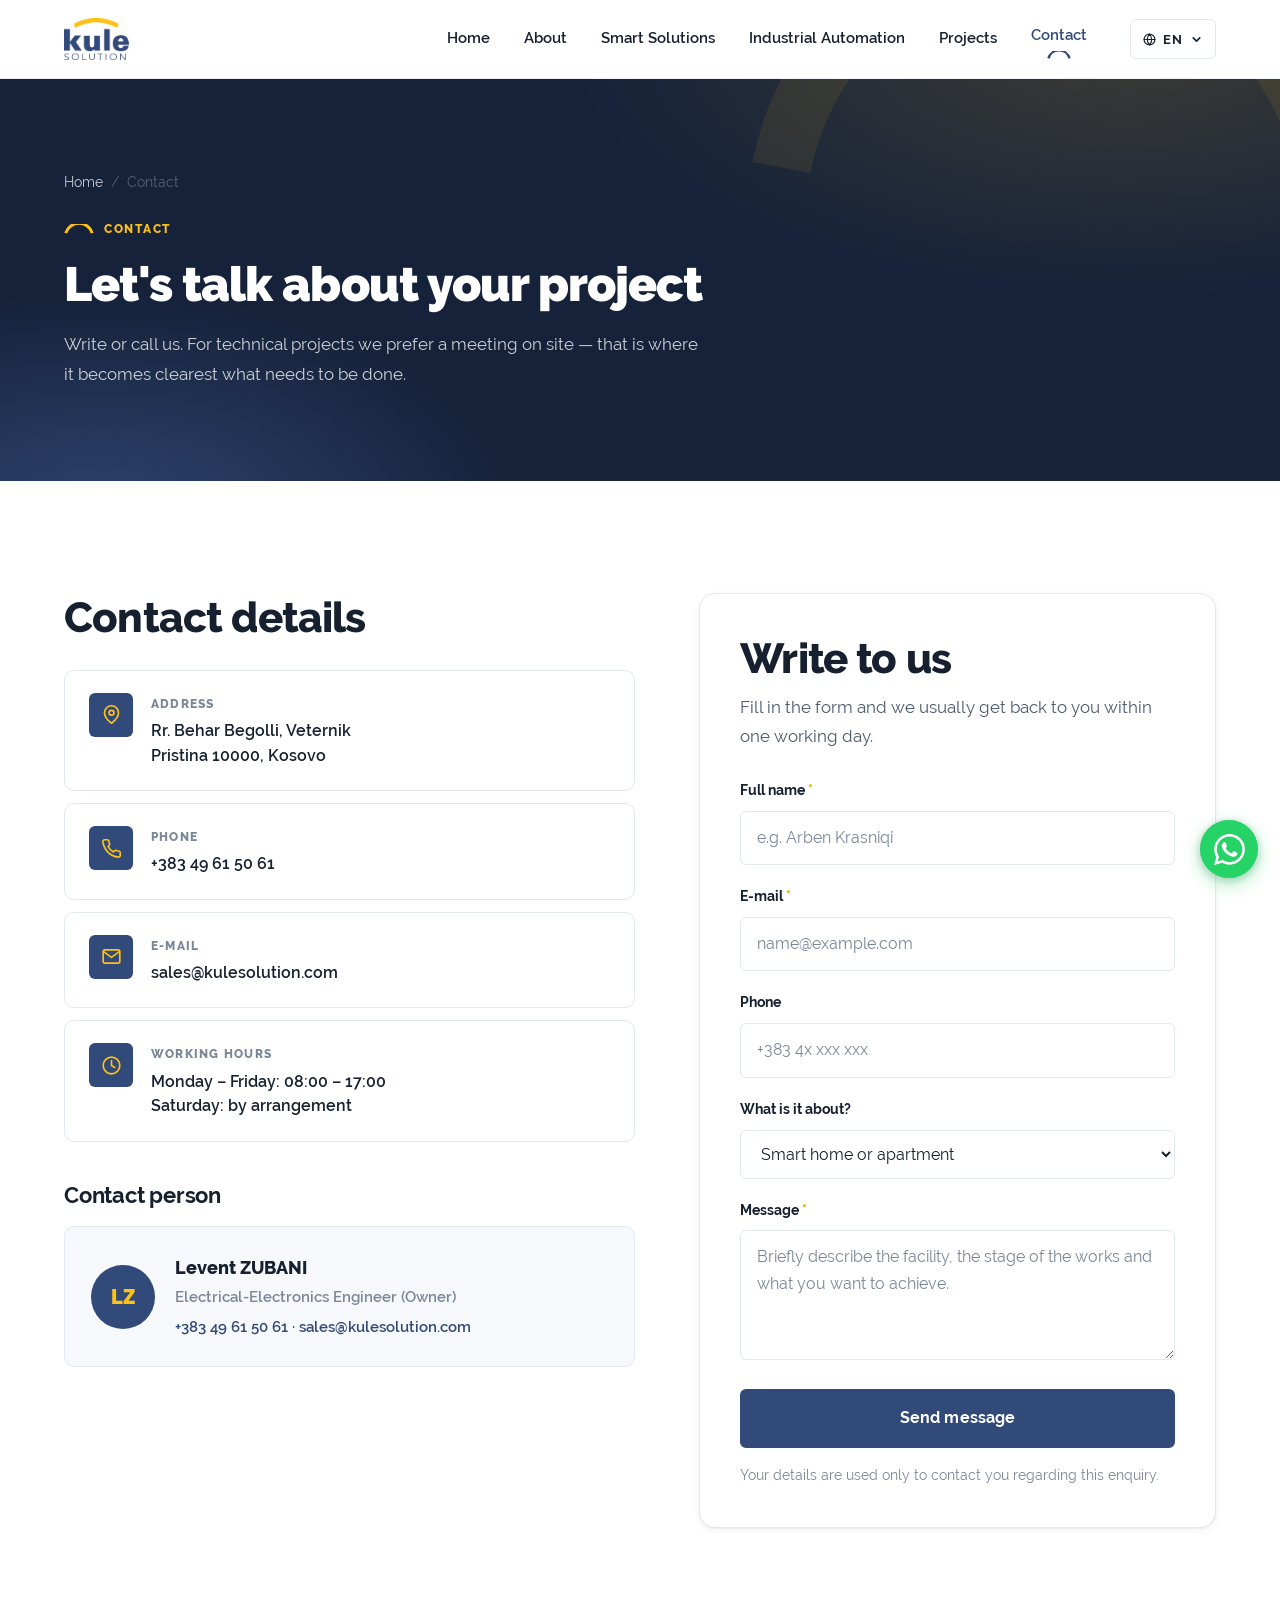
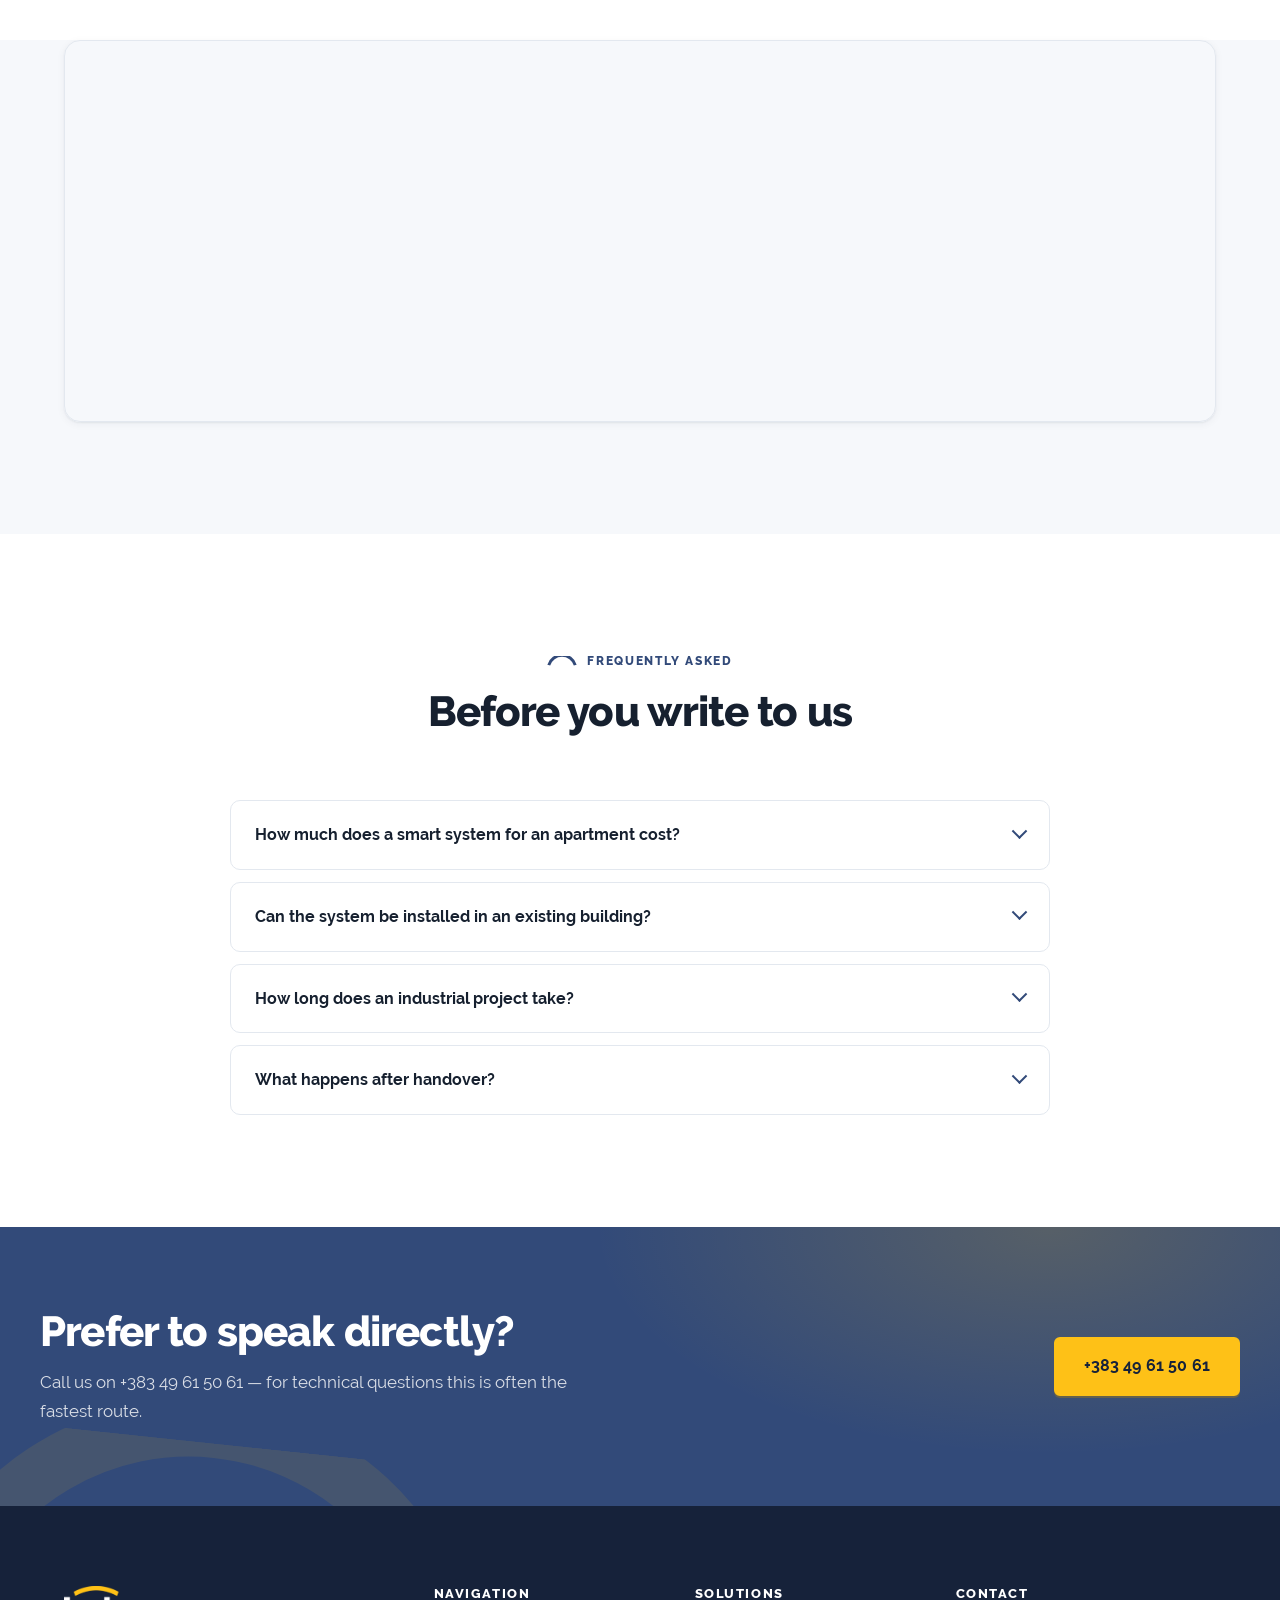
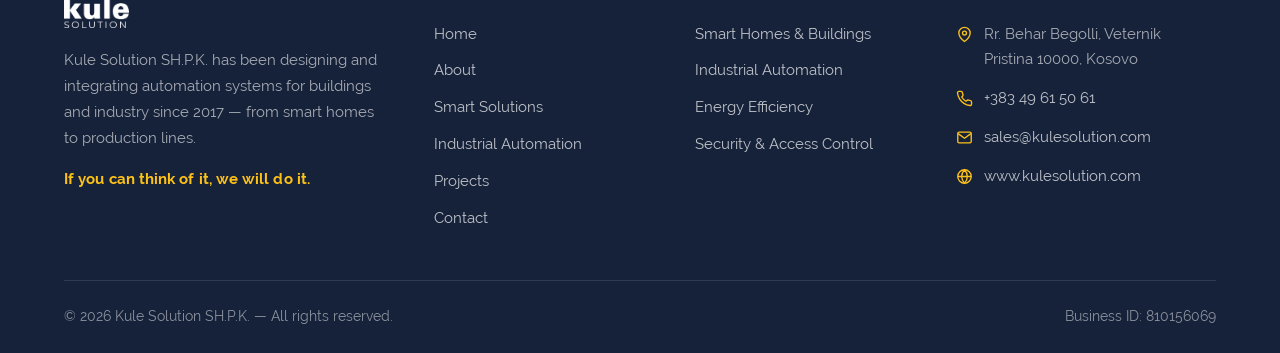
<file: contact.html>
<!DOCTYPE html>
<html lang="sq" data-title-key="meta.contact.title">
<head>
<meta charset="utf-8">
<meta name="viewport" content="width=device-width, initial-scale=1">
<title>Kontakt — Kule Solution, Prishtinë</title>
<meta name="description" data-i18n-content="meta.contact.desc" content="Kontaktoni Kule Solution SH.P.K. — Rr. Behar Begolli, Veternik, Prishtinë 10000. Tel: +383 49 61 50 61, sales@kulesolution.com">
<link rel="canonical" href="https://kulesolution.com/contact.html">
<meta name="theme-color" content="#324A79">

<meta property="og:type" content="website">
<meta property="og:site_name" content="Kule Solution">
<meta property="og:title" content="Kontakt — Kule Solution">
<meta property="og:description" content="Rr. Behar Begolli, Veternik, Prishtinë 10000. Tel: +383 49 61 50 61">
<meta property="og:url" content="https://kulesolution.com/contact.html">
<meta property="og:image" content="https://kulesolution.com/assets/img/favicon-512.png">

<link rel="icon" href="assets/img/favicon-32.png" sizes="32x32">
<link rel="icon" href="assets/img/favicon-512.png" sizes="512x512">
<link rel="apple-touch-icon" href="assets/img/favicon-180.png">

<script>document.documentElement.classList.add('js');</script>
<link rel="stylesheet" href="assets/css/style.css">
<script src="assets/js/i18n.js" defer></script>
<script src="assets/js/main.js" defer></script>
</head>
<body>

<a class="skip-link" href="#main">Kalo te përmbajtja</a>

<header class="header">
  <div class="wrap header__inner">
    <a class="brand" href="index.html" aria-label="Kule Solution">
      <img src="assets/img/logo.png" alt="Kule Solution" width="640" height="415">
    </a>

    <nav class="nav" data-nav aria-label="Primary">
      <ul class="nav__list">
        <li><a class="nav__link" href="index.html"                 data-i18n="nav.home">Ballina</a></li>
        <li><a class="nav__link" href="about.html"                 data-i18n="nav.about">Rreth nesh</a></li>
        <li><a class="nav__link" href="smart-solutions.html"       data-i18n="nav.smart">Zgjidhje Smart</a></li>
        <li><a class="nav__link" href="industrial-automation.html" data-i18n="nav.industrial">Automatizim Industrial</a></li>
        <li><a class="nav__link" href="projects.html"              data-i18n="nav.projects">Projektet</a></li>
        <li><a class="nav__link is-active" href="contact.html"     data-i18n="nav.contact">Kontakt</a></li>
      </ul>
    </nav>

    <div class="header__actions">
      <div class="lang" data-lang>
        <button class="lang__btn" data-lang-toggle aria-expanded="false" aria-haspopup="true" aria-label="Language">
          <svg viewBox="0 0 24 24" fill="none" stroke="currentColor" stroke-width="2.2" stroke-linecap="round" stroke-linejoin="round" aria-hidden="true"><circle cx="12" cy="12" r="10"/><path d="M2 12h20M12 2a15.3 15.3 0 0 1 4 10 15.3 15.3 0 0 1-4 10 15.3 15.3 0 0 1-4-10 15.3 15.3 0 0 1 4-10z"/></svg>
          <span data-lang-current>SQ</span>
          <svg viewBox="0 0 24 24" fill="none" stroke="currentColor" stroke-width="3" stroke-linecap="round" stroke-linejoin="round" aria-hidden="true"><polyline points="6 9 12 15 18 9"/></svg>
        </button>
        <div class="lang__menu" role="menu">
          <button class="lang__opt" data-lang-opt="sq" role="menuitem">Shqip <b>SQ</b></button>
          <button class="lang__opt" data-lang-opt="en" role="menuitem">English <b>EN</b></button>
          <button class="lang__opt" data-lang-opt="tr" role="menuitem">Türkçe <b>TR</b></button>
        </div>
      </div>
      <button class="burger" data-burger aria-expanded="false" aria-label="Menu"><span></span></button>
    </div>
  </div>
</header>

<main id="main">

<section class="pagehero">
  <div class="wrap">
    <div class="pagehero__inner">
      <nav class="crumbs" aria-label="Breadcrumb">
        <a href="index.html" data-i18n="common.home">Ballina</a><span>/</span><span data-i18n="nav.contact">Kontakt</span>
      </nav>
      <span class="eyebrow" data-i18n="contact.hero.eyebrow">Kontakt</span>
      <h1 data-i18n="contact.hero.title">Le të flasim për projektin tuaj</h1>
      <p data-i18n="contact.hero.lead">Na shkruani ose na telefononi. Për projekte teknike, preferojmë një takim në objekt — aty shihet më së miri çfarë duhet bërë.</p>
    </div>
  </div>
</section>

<!-- ===================== CONTACT ===================== -->
<section class="section">
  <div class="wrap">
    <div class="contact-grid">

      <!-- left: details -->
      <div>
        <h2 style="margin-bottom:28px" data-i18n="contact.info.title">Të dhënat e kontaktit</h2>

        <div class="cinfo">
          <div class="cinfo__item reveal">
            <div class="cinfo__icon"><svg viewBox="0 0 24 24" aria-hidden="true"><path d="M20 10c0 6-8 12-8 12S4 16 4 10a8 8 0 1 1 16 0z" stroke-linejoin="round"/><circle cx="12" cy="10" r="2.8"/></svg></div>
            <div>
              <span class="cinfo__label" data-i18n="contact.label.address">Adresa</span>
              <div class="cinfo__value" data-i18n-html="contact.value.address">Rr. Behar Begolli, Veternik<br>Prishtinë 10000, Kosovë</div>
            </div>
          </div>

          <div class="cinfo__item reveal">
            <div class="cinfo__icon"><svg viewBox="0 0 24 24" aria-hidden="true"><path d="M22 16.9v3a2 2 0 0 1-2.2 2 19.8 19.8 0 0 1-8.6-3.1 19.5 19.5 0 0 1-6-6A19.8 19.8 0 0 1 2.1 4.2 2 2 0 0 1 4.1 2h3a2 2 0 0 1 2 1.7c.1 1 .4 1.9.7 2.8a2 2 0 0 1-.5 2.1L8.1 9.9a16 16 0 0 0 6 6l1.3-1.2a2 2 0 0 1 2.1-.5c.9.3 1.8.6 2.8.7a2 2 0 0 1 1.7 2z" stroke-linejoin="round"/></svg></div>
            <div>
              <span class="cinfo__label" data-i18n="contact.label.phone">Telefoni</span>
              <div class="cinfo__value"><a href="tel:+38349615061">+383 49 61 50 61</a></div>
            </div>
          </div>

          <div class="cinfo__item reveal">
            <div class="cinfo__icon"><svg viewBox="0 0 24 24" aria-hidden="true"><rect x="2.5" y="4.5" width="19" height="15" rx="2"/><polyline points="3 6.5 12 13 21 6.5" stroke-linejoin="round"/></svg></div>
            <div>
              <span class="cinfo__label" data-i18n="contact.label.email">E-mail</span>
              <div class="cinfo__value"><a href="mailto:sales@kulesolution.com">sales@kulesolution.com</a></div>
            </div>
          </div>

          <div class="cinfo__item reveal">
            <div class="cinfo__icon"><svg viewBox="0 0 24 24" aria-hidden="true"><circle cx="12" cy="12" r="9.5"/><polyline points="12 6.5 12 12 15.8 14.2" stroke-linecap="round" stroke-linejoin="round"/></svg></div>
            <div>
              <span class="cinfo__label" data-i18n="contact.label.hours">Orari</span>
              <div class="cinfo__value" data-i18n-html="contact.value.hours">E hënë – E premte: 08:00 – 17:00<br>E shtunë: me marrëveshje</div>
            </div>
          </div>
        </div>

        <h3 style="margin:40px 0 18px" data-i18n="contact.person.title">Personi kontaktues</h3>
        <div class="person reveal">
          <div class="person__avatar" aria-hidden="true">LZ</div>
          <div>
            <div class="person__name">Levent ZUBANI</div>
            <div class="person__role" data-i18n="contact.person.role">Inxhinier Elektroteknike (Pronar)</div>
            <div class="person__contact">
              <a href="tel:+38349615061">+383 49 61 50 61</a> ·
              <a href="mailto:sales@kulesolution.com">sales@kulesolution.com</a>
            </div>
          </div>
        </div>
      </div>

      <!-- right: form -->
      <div>
        <form class="form reveal" data-contact-form novalidate>
          <h2 style="margin-bottom:10px" data-i18n="contact.form.title">Na shkruani</h2>
          <p style="margin-bottom:28px" data-i18n="contact.form.lead">Plotësoni formularin dhe ju kthehemi zakonisht brenda një dite pune.</p>

          <div class="field">
            <label for="f-name"><span data-i18n="contact.form.name">Emri dhe mbiemri</span> <span class="req">*</span></label>
            <input id="f-name" name="name" type="text" required autocomplete="name"
                   data-i18n-placeholder="contact.form.namePh" placeholder="p.sh. Arben Krasniqi">
          </div>

          <div class="field">
            <label for="f-email"><span data-i18n="contact.form.email">E-mail</span> <span class="req">*</span></label>
            <input id="f-email" name="email" type="email" required autocomplete="email"
                   data-i18n-placeholder="contact.form.emailPh" placeholder="emri@shembull.com">
          </div>

          <div class="field">
            <label for="f-phone" data-i18n="contact.form.phone">Telefoni</label>
            <input id="f-phone" name="phone" type="tel" autocomplete="tel"
                   data-i18n-placeholder="contact.form.phonePh" placeholder="+383 4x xxx xxx">
          </div>

          <div class="field">
            <label for="f-subject" data-i18n="contact.form.subject">Për çfarë bëhet fjalë?</label>
            <select id="f-subject" name="subject">
              <option data-i18n="contact.form.opt1">Shtëpi ose banesë smart</option>
              <option data-i18n="contact.form.opt2">Ndërtesë / rezidencë</option>
              <option data-i18n="contact.form.opt3">Automatizim industrial</option>
              <option data-i18n="contact.form.opt4">Efikasitet energjetik</option>
              <option data-i18n="contact.form.opt5">Siguri teknike</option>
              <option data-i18n="contact.form.opt6">Servis &amp; mirëmbajtje</option>
              <option data-i18n="contact.form.opt7">Tjetër</option>
            </select>
          </div>

          <div class="field">
            <label for="f-msg"><span data-i18n="contact.form.msg">Mesazhi</span> <span class="req">*</span></label>
            <textarea id="f-msg" name="message" required
                      data-i18n-placeholder="contact.form.msgPh"
                      placeholder="Përshkruani shkurt objektin, fazën e punimeve dhe çfarë dëshironi të arrini."></textarea>
          </div>

          <button class="btn btn--primary" type="submit" data-i18n="contact.form.send">Dërgo mesazhin</button>
          <div data-form-status role="status" aria-live="polite"></div>
          <p class="form__note" data-i18n="contact.form.note">Të dhënat tuaja përdoren vetëm për t'ju kontaktuar në lidhje me këtë kërkesë.</p>
        </form>
      </div>

    </div>
  </div>
</section>

<!-- ===================== MAP ===================== -->
<section class="section section--soft" style="padding-top:0">
  <div class="wrap">
    <div class="map reveal">
      <iframe
        title="Kule Solution — Veternik, Prishtinë"
        src="https://www.google.com/maps?q=Rr.%20Behar%20Begolli%2C%20Veternik%2C%20Prishtin%C3%AB%2010000%2C%20Kosovo&hl=sq&z=15&output=embed"
        loading="lazy"
        referrerpolicy="no-referrer-when-downgrade"
        allowfullscreen></iframe>
    </div>
  </div>
</section>

<!-- ===================== FAQ ===================== -->
<section class="section">
  <div class="wrap">
    <div class="section-head center reveal">
      <span class="eyebrow" data-i18n="contact.faq.eyebrow">Pyetje të shpeshta</span>
      <h2 data-i18n="contact.faq.title">Para se të na shkruani</h2>
    </div>

    <div style="max-width:820px;margin-inline:auto">
      <details class="faq reveal">
        <summary data-i18n="contact.faq1.q">Sa kushton një sistem smart për një banesë?</summary>
        <div class="faq__body" data-i18n="contact.faq1.a">Varet nga sipërfaqja, numri i pikave të kontrollit dhe niveli i integrimit që dëshironi. Pas një takimi të shkurtër ose një plani të banesës, ju japim një ofertë të ndarë sipas fazave, që të dini saktësisht ku shkon secili euro.</div>
      </details>
      <details class="faq reveal">
        <summary data-i18n="contact.faq2.q">A mund të instalohet sistemi në një objekt ekzistues?</summary>
        <div class="faq__body" data-i18n="contact.faq2.a">Po. Për objekte të përfunduara përdorim zgjidhje me më pak kabllim ose sisteme hibride. Rezultati është shumë afër atij të një instalimi të plotë, pa qenë nevoja të prishen muret.</div>
      </details>
      <details class="faq reveal">
        <summary data-i18n="contact.faq3.q">Sa zgjat një projekt industrial?</summary>
        <div class="faq__body" data-i18n="contact.faq3.a">Faza e projektimit dhe e prodhimit të paneleve zhvillohet paralelisht me prodhimin tuaj. Ndalesa reale në terren zakonisht kufizohet në disa ditë, sepse programi dhe panelet vijnë të gatshme dhe të testuara.</div>
      </details>
      <details class="faq reveal">
        <summary data-i18n="contact.faq4.q">Çfarë ndodh pas dorëzimit?</summary>
        <div class="faq__body" data-i18n="contact.faq4.a">Ju trajnojmë stafin, ju dorëzojmë dokumentacionin e plotë dhe mbetemi në dispozicion për servis. Për klientë industrialë ofrojmë kontratë mirëmbajtjeje me kohë reagimi të përcaktuar.</div>
      </details>
    </div>
  </div>
</section>

<section class="cta">
  <div class="wrap cta__inner">
    <div>
      <h2 data-i18n="contact.cta.title">Preferoni të flisni drejtpërdrejt?</h2>
      <p data-i18n="contact.cta.lead">Na telefononi në +383 49 61 50 61 — për pyetje teknike kjo është shpesh rruga më e shpejtë.</p>
    </div>
    <a class="btn btn--accent" href="tel:+38349615061">+383 49 61 50 61</a>
  </div>
</section>

</main>

<footer class="footer">
  <div class="wrap">
    <div class="footer__grid">
      <div>
        <img class="footer__logo" src="assets/img/logo-white.png" alt="Kule Solution" width="640" height="415">
        <p class="footer__about" data-i18n="footer.about">Kule Solution SH.P.K. projekton dhe integron sisteme automatizimi për ndërtesa dhe industri që nga viti 2017 — nga shtëpitë smart deri te linjat e prodhimit.</p>
        <p class="footer__slogan" data-i18n="brand.slogan">If you can think of it, we will do it.</p>
      </div>
      <div>
        <h4 data-i18n="footer.nav">Navigimi</h4>
        <ul class="footer__list">
          <li><a href="index.html"                 data-i18n="nav.home">Ballina</a></li>
          <li><a href="about.html"                 data-i18n="nav.about">Rreth nesh</a></li>
          <li><a href="smart-solutions.html"       data-i18n="nav.smart">Zgjidhje Smart</a></li>
          <li><a href="industrial-automation.html" data-i18n="nav.industrial">Automatizim Industrial</a></li>
          <li><a href="projects.html"              data-i18n="nav.projects">Projektet</a></li>
          <li><a href="contact.html"               data-i18n="nav.contact">Kontakt</a></li>
        </ul>
      </div>
      <div>
        <h4 data-i18n="footer.solutions">Zgjidhjet</h4>
        <ul class="footer__list">
          <li><a href="smart-solutions.html"        data-i18n="footer.sol1">Shtëpi &amp; Ndërtesa Smart</a></li>
          <li><a href="industrial-automation.html"  data-i18n="footer.sol2">Automatizim Industrial</a></li>
          <li><a href="smart-solutions.html#energy" data-i18n="footer.sol3">Efikasitet Energjetik</a></li>
          <li><a href="smart-solutions.html"        data-i18n="footer.sol4">Siguri &amp; Kontroll Qasjeje</a></li>
        </ul>
      </div>
      <div>
        <h4 data-i18n="footer.contact">Kontakti</h4>
        <div class="footer__contact">
          <div>
            <svg viewBox="0 0 24 24" aria-hidden="true"><path d="M20 10c0 6-8 12-8 12S4 16 4 10a8 8 0 1 1 16 0z" stroke-linejoin="round"/><circle cx="12" cy="10" r="2.8"/></svg>
            <span data-i18n-html="contact.value.address">Rr. Behar Begolli, Veternik<br>Prishtinë 10000, Kosovë</span>
          </div>
          <div>
            <svg viewBox="0 0 24 24" aria-hidden="true"><path d="M22 16.9v3a2 2 0 0 1-2.2 2 19.8 19.8 0 0 1-8.6-3.1 19.5 19.5 0 0 1-6-6A19.8 19.8 0 0 1 2.1 4.2 2 2 0 0 1 4.1 2h3a2 2 0 0 1 2 1.7c.1 1 .4 1.9.7 2.8a2 2 0 0 1-.5 2.1L8.1 9.9a16 16 0 0 0 6 6l1.3-1.2a2 2 0 0 1 2.1-.5c.9.3 1.8.6 2.8.7a2 2 0 0 1 1.7 2z" stroke-linejoin="round"/></svg>
            <a href="tel:+38349615061">+383 49 61 50 61</a>
          </div>
          <div>
            <svg viewBox="0 0 24 24" aria-hidden="true"><rect x="2.5" y="4.5" width="19" height="15" rx="2"/><polyline points="3 6.5 12 13 21 6.5" stroke-linejoin="round"/></svg>
            <a href="mailto:sales@kulesolution.com">sales@kulesolution.com</a>
          </div>
          <div>
            <svg viewBox="0 0 24 24" aria-hidden="true"><circle cx="12" cy="12" r="9.5"/><path d="M2.5 12h19M12 2.5a15 15 0 0 1 4 9.5 15 15 0 0 1-4 9.5 15 15 0 0 1-4-9.5 15 15 0 0 1 4-9.5z"/></svg>
            <a href="https://kulesolution.com">www.kulesolution.com</a>
          </div>
        </div>
      </div>
    </div>
    <div class="footer__bar">
      <span>&copy; <span data-year>2026</span> <span data-i18n="footer.company">Kule Solution SH.P.K.</span> — <span data-i18n="common.allRights">Të gjitha të drejtat e rezervuara.</span></span>
      <div class="footer__legal"><span data-i18n="footer.nui">NUI: 810156069</span></div>
    </div>
  </div>
</footer>

<!-- ===================== WHATSAPP ===================== -->
<a class="wa" data-wa href="https://wa.me/38349615061" target="_blank" rel="noopener"
   aria-label="WhatsApp" data-i18n-aria="wa.label">
  <span class="wa__tip" data-i18n="wa.label">Na shkruani në WhatsApp</span>
  <svg viewBox="0 0 24 24" aria-hidden="true"><path d="M17.472 14.382c-.297-.149-1.758-.867-2.03-.967-.273-.099-.471-.148-.67.15-.197.297-.767.966-.94 1.164-.173.199-.347.223-.644.075-.297-.15-1.255-.463-2.39-1.475-.883-.788-1.48-1.761-1.653-2.059-.173-.297-.018-.458.13-.606.134-.133.297-.347.446-.52.149-.174.198-.298.298-.497.099-.198.05-.371-.025-.52-.075-.149-.669-1.612-.916-2.207-.242-.579-.487-.5-.669-.51-.173-.008-.371-.01-.57-.01-.198 0-.52.074-.792.372-.272.297-1.04 1.016-1.04 2.479 0 1.462 1.065 2.875 1.213 3.074.149.198 2.096 3.2 5.077 4.487.709.306 1.262.489 1.694.625.712.227 1.36.195 1.871.118.571-.085 1.758-.719 2.006-1.413.248-.694.248-1.289.173-1.413-.074-.124-.272-.198-.57-.347m-5.421 7.403h-.004a9.87 9.87 0 01-5.031-1.378l-.361-.214-3.741.982.998-3.648-.235-.374a9.86 9.86 0 01-1.51-5.26c.001-5.45 4.436-9.884 9.888-9.884 2.64 0 5.122 1.03 6.988 2.898a9.825 9.825 0 012.893 6.994c-.003 5.45-4.437 9.884-9.885 9.884m8.413-18.297A11.815 11.815 0 0012.05 0C5.495 0 .16 5.335.157 11.892c0 2.096.547 4.142 1.588 5.945L.057 24l6.305-1.654a11.882 11.882 0 005.683 1.448h.005c6.554 0 11.89-5.335 11.893-11.893a11.821 11.821 0 00-3.48-8.413z"/></svg>
</a>

</body>
</html>
</file>
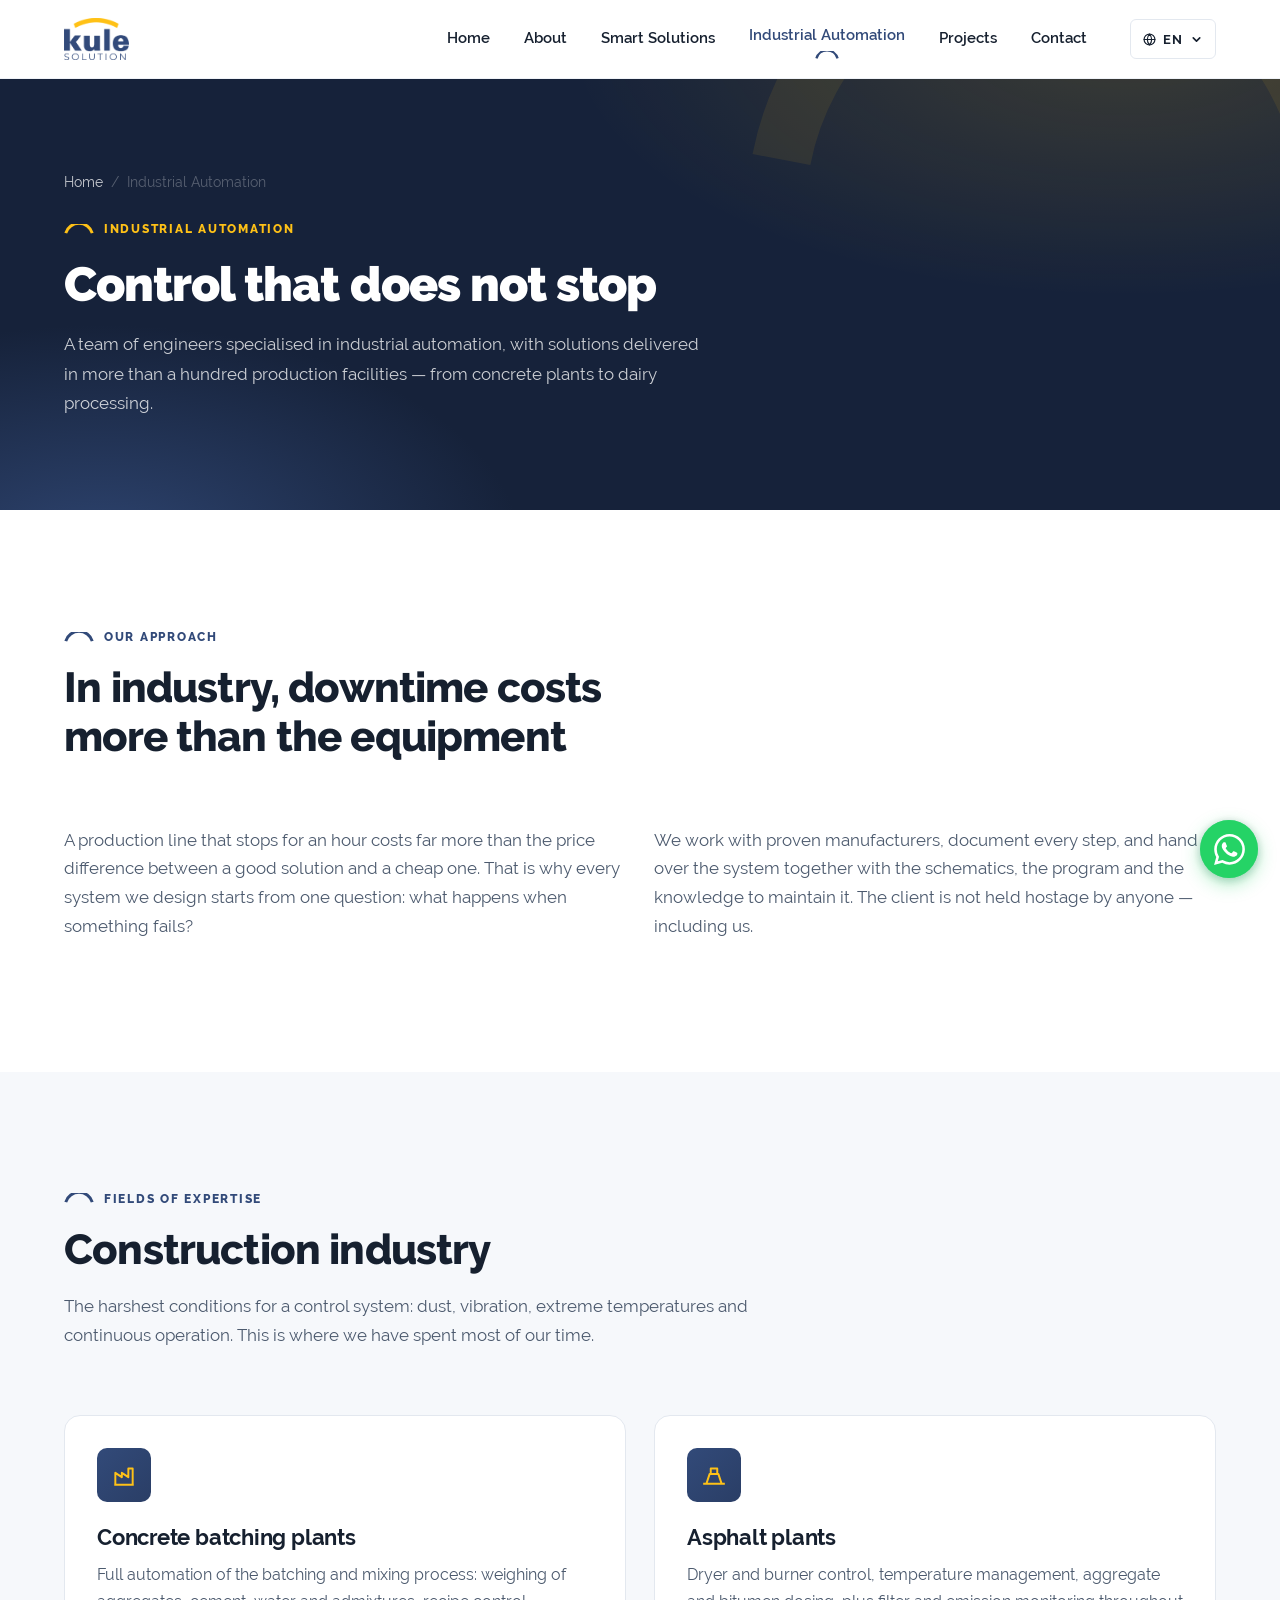
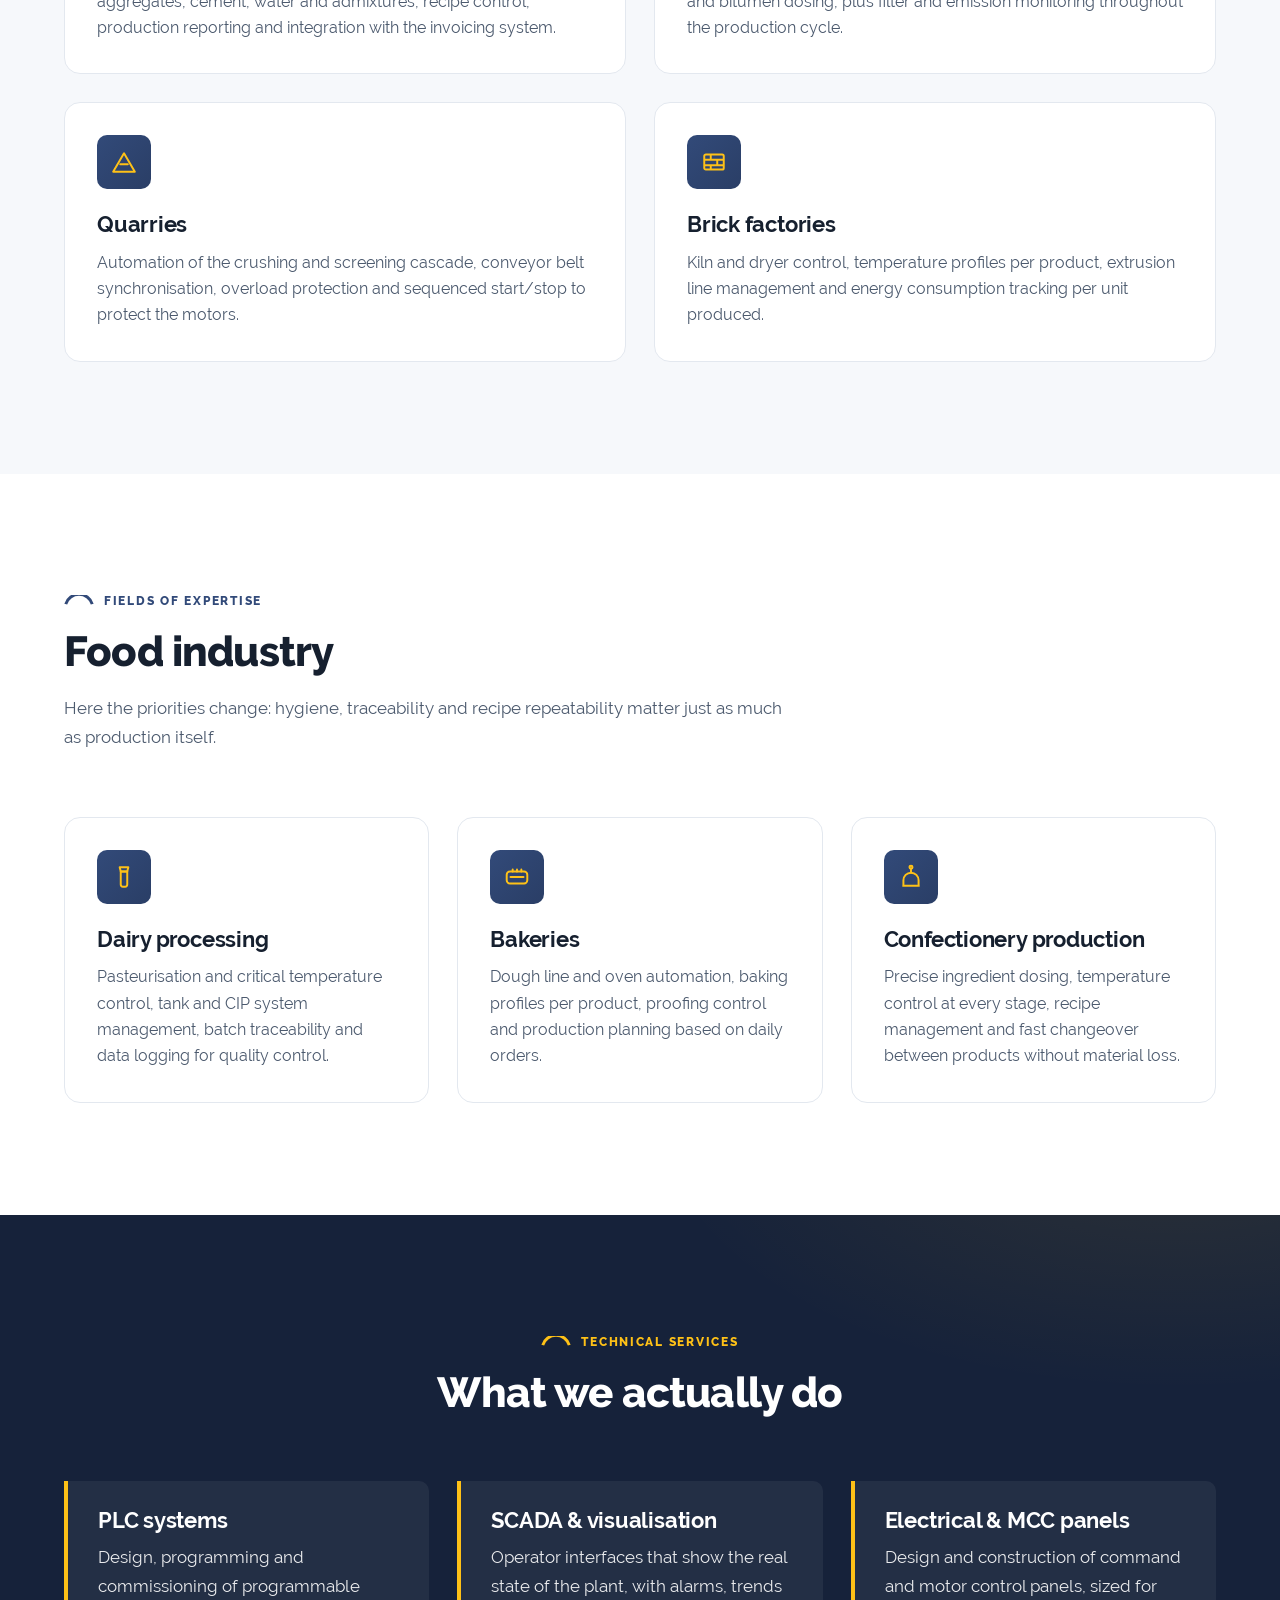
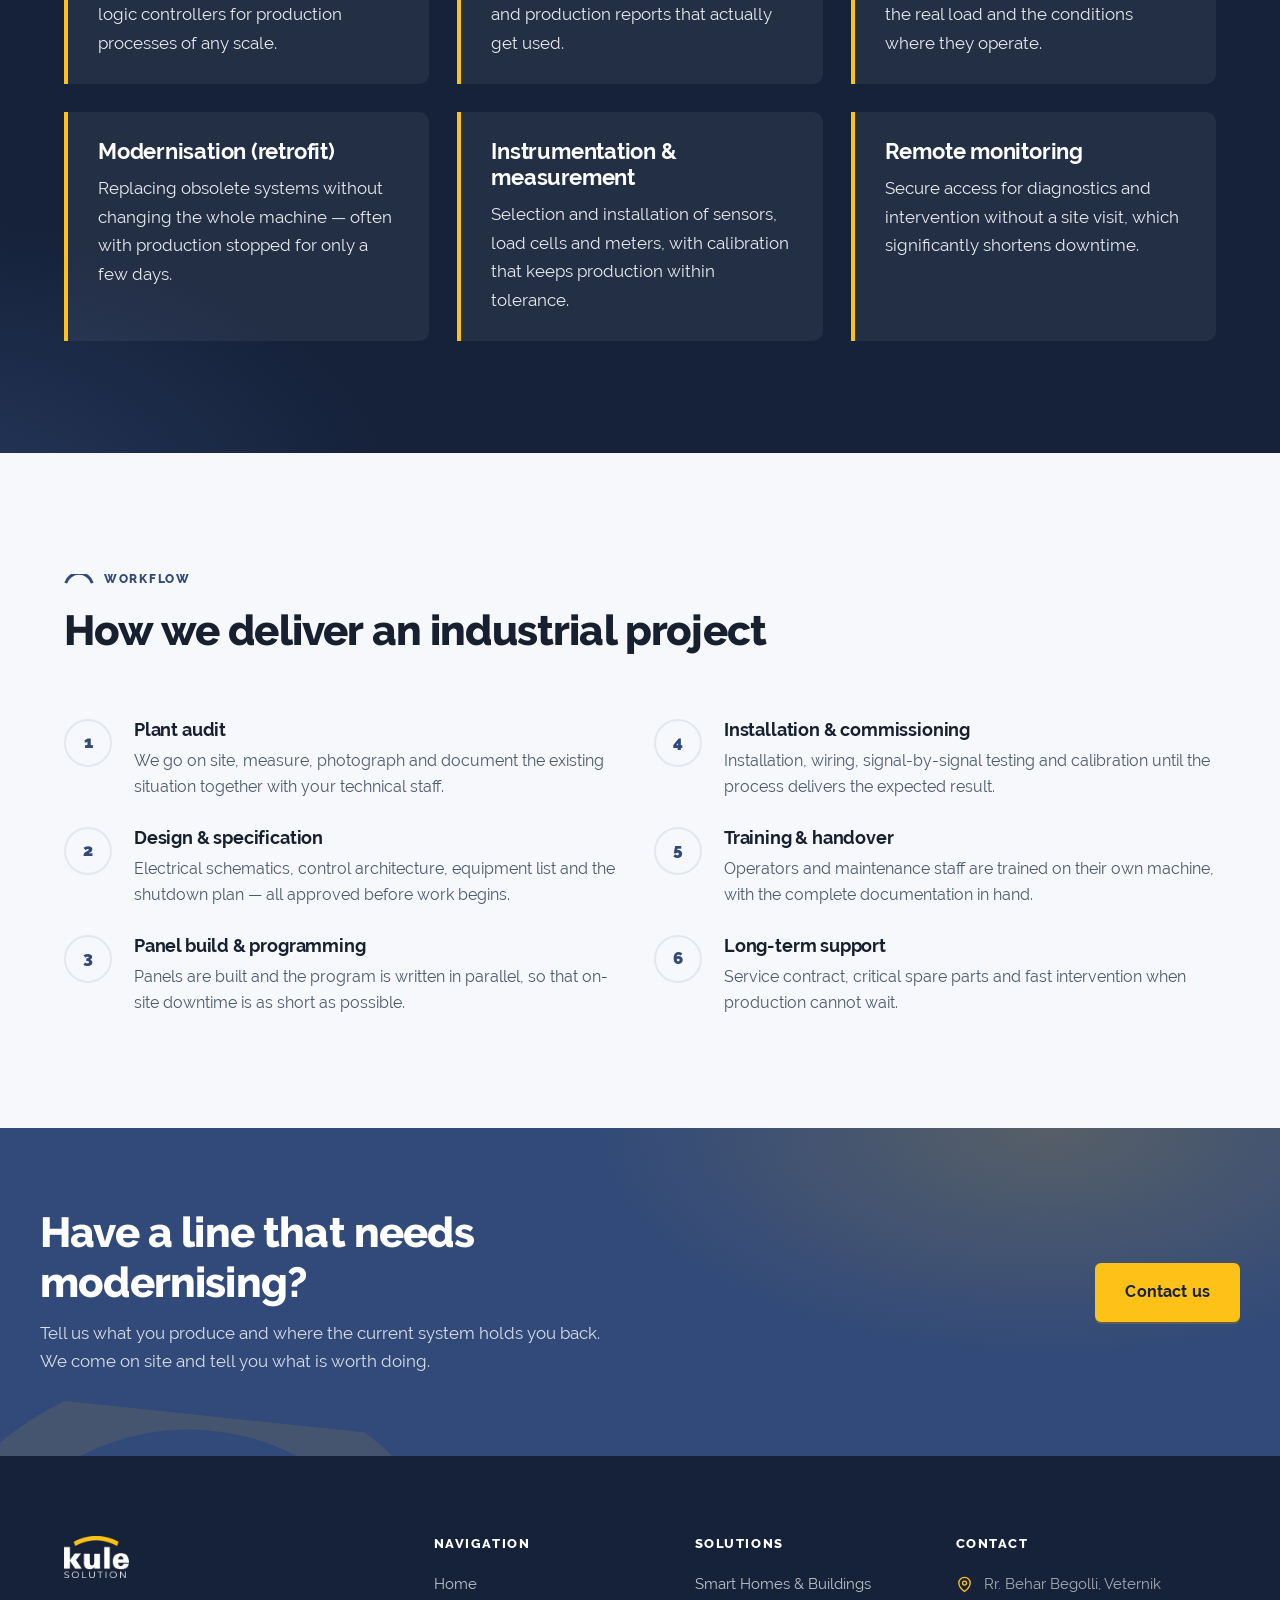
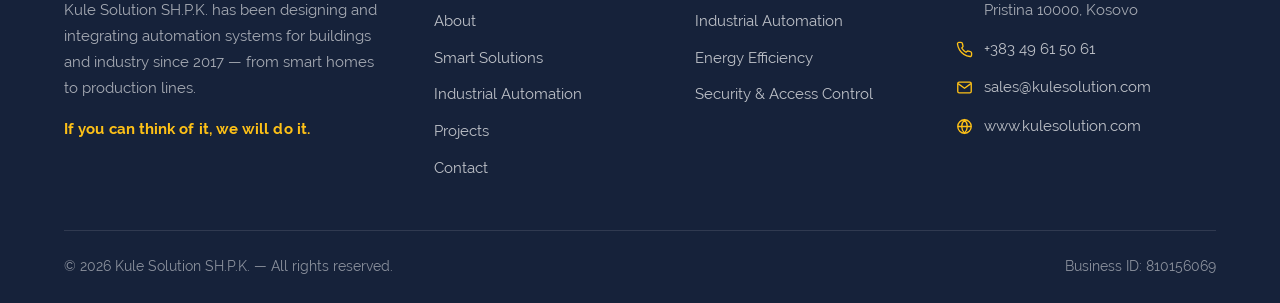
<file: industrial-automation.html>
<!DOCTYPE html>
<html lang="sq" data-title-key="meta.ind.title">
<head>
<meta charset="utf-8">
<meta name="viewport" content="width=device-width, initial-scale=1">
<title>Automatizim Industrial — Kule Solution</title>
<meta name="description" data-i18n-content="meta.ind.desc" content="Sisteme PLC/SCADA, panele MCC dhe modernizim linjash për fabrika betoni, impiante asfalti, gurthyese, tullore dhe industrinë ushqimore.">
<link rel="canonical" href="https://kulesolution.com/industrial-automation.html">
<meta name="theme-color" content="#324A79">

<meta property="og:type" content="website">
<meta property="og:site_name" content="Kule Solution">
<meta property="og:title" content="Automatizim Industrial — Kule Solution">
<meta property="og:description" content="PLC/SCADA, panele MCC dhe retrofit për industrinë e ndërtimit dhe atë ushqimore.">
<meta property="og:url" content="https://kulesolution.com/industrial-automation.html">
<meta property="og:image" content="https://kulesolution.com/assets/img/favicon-512.png">

<link rel="icon" href="assets/img/favicon-32.png" sizes="32x32">
<link rel="icon" href="assets/img/favicon-512.png" sizes="512x512">
<link rel="apple-touch-icon" href="assets/img/favicon-180.png">

<script>document.documentElement.classList.add('js');</script>
<link rel="stylesheet" href="assets/css/style.css">
<script src="assets/js/i18n.js" defer></script>
<script src="assets/js/main.js" defer></script>
</head>
<body>

<a class="skip-link" href="#main">Kalo te përmbajtja</a>

<header class="header">
  <div class="wrap header__inner">
    <a class="brand" href="index.html" aria-label="Kule Solution">
      <img src="assets/img/logo.png" alt="Kule Solution" width="640" height="415">
    </a>

    <nav class="nav" data-nav aria-label="Primary">
      <ul class="nav__list">
        <li><a class="nav__link" href="index.html"          data-i18n="nav.home">Ballina</a></li>
        <li><a class="nav__link" href="about.html"          data-i18n="nav.about">Rreth nesh</a></li>
        <li><a class="nav__link" href="smart-solutions.html" data-i18n="nav.smart">Zgjidhje Smart</a></li>
        <li><a class="nav__link is-active" href="industrial-automation.html" data-i18n="nav.industrial">Automatizim Industrial</a></li>
        <li><a class="nav__link" href="projects.html"       data-i18n="nav.projects">Projektet</a></li>
        <li><a class="nav__link" href="contact.html"        data-i18n="nav.contact">Kontakt</a></li>
      </ul>
    </nav>

    <div class="header__actions">
      <div class="lang" data-lang>
        <button class="lang__btn" data-lang-toggle aria-expanded="false" aria-haspopup="true" aria-label="Language">
          <svg viewBox="0 0 24 24" fill="none" stroke="currentColor" stroke-width="2.2" stroke-linecap="round" stroke-linejoin="round" aria-hidden="true"><circle cx="12" cy="12" r="10"/><path d="M2 12h20M12 2a15.3 15.3 0 0 1 4 10 15.3 15.3 0 0 1-4 10 15.3 15.3 0 0 1-4-10 15.3 15.3 0 0 1 4-10z"/></svg>
          <span data-lang-current>SQ</span>
          <svg viewBox="0 0 24 24" fill="none" stroke="currentColor" stroke-width="3" stroke-linecap="round" stroke-linejoin="round" aria-hidden="true"><polyline points="6 9 12 15 18 9"/></svg>
        </button>
        <div class="lang__menu" role="menu">
          <button class="lang__opt" data-lang-opt="sq" role="menuitem">Shqip <b>SQ</b></button>
          <button class="lang__opt" data-lang-opt="en" role="menuitem">English <b>EN</b></button>
          <button class="lang__opt" data-lang-opt="tr" role="menuitem">Türkçe <b>TR</b></button>
        </div>
      </div>
      <button class="burger" data-burger aria-expanded="false" aria-label="Menu"><span></span></button>
    </div>
  </div>
</header>

<main id="main">

<section class="pagehero">
  <div class="wrap">
    <div class="pagehero__inner">
      <nav class="crumbs" aria-label="Breadcrumb">
        <a href="index.html" data-i18n="common.home">Ballina</a><span>/</span><span data-i18n="nav.industrial">Automatizim Industrial</span>
      </nav>
      <span class="eyebrow" data-i18n="ind.hero.eyebrow">Automatizim Industrial</span>
      <h1 data-i18n="ind.hero.title">Kontroll që nuk ndalet</h1>
      <p data-i18n="ind.hero.lead">Kadër inxhinierësh të specializuar në automatizim industrial, me zgjidhje të realizuara në mbi njëqind objekte prodhuese — nga fabrikat e betonit deri te impiantet e qumështit.</p>
    </div>
  </div>
</section>

<!-- ===================== INTRO ===================== -->
<section class="section">
  <div class="wrap">
    <div class="section-head reveal">
      <span class="eyebrow" data-i18n="ind.intro.eyebrow">Qasja jonë</span>
      <h2 data-i18n="ind.intro.title">Në industri, ndalesa kushton më shumë se pajisja</h2>
    </div>
    <div class="grid grid-2">
      <p class="reveal" data-i18n="ind.intro.p1">Një linjë prodhimi që ndalet një orë kushton shumë më tepër se diferenca në çmim mes një zgjidhjeje të mirë dhe një zgjidhjeje të lirë. Prandaj çdo sistem që projektojmë niset nga një pyetje: çfarë ndodh kur diçka prishet?</p>
      <p class="reveal" data-i18n="ind.intro.p2">Punojmë me pajisje të prodhuesve të provuar, dokumentojmë çdo hap dhe e dorëzojmë sistemin bashkë me skemat, programin dhe njohurinë për ta mbajtur atë. Klienti nuk mbetet peng i askujt — as i yni.</p>
    </div>
  </div>
</section>

<!-- ===================== CONSTRUCTION INDUSTRY ===================== -->
<section class="section section--soft">
  <div class="wrap">
    <div class="section-head reveal">
      <span class="eyebrow" data-i18n="ind.sectors.eyebrow">Fushat e ekspertizës</span>
      <h2 data-i18n="ind.constr.title">Industria e ndërtimit</h2>
      <p data-i18n="ind.constr.desc">Kushtet më të vështira për një sistem kontrolli: pluhur, dridhje, temperatura ekstreme dhe punë pa ndërprerje. Këtu e kemi kaluar pjesën më të madhe të kohës.</p>
    </div>

    <div class="grid grid-2">
      <article class="card reveal">
        <div class="card__icon"><svg viewBox="0 0 24 24" aria-hidden="true"><path d="M3 21h18M4 21V10l6 4V10l6 4V6h4v15" stroke-linejoin="round"/></svg></div>
        <h3 data-i18n="ind.constr1.title">Fabrika betoni</h3>
        <p data-i18n="ind.constr1.desc">Automatizim i plotë i procesit të dozimit dhe përzierjes: peshim agregatësh, çimentoje, uji dhe aditivësh, kontroll i recepturave, raportim i prodhimit dhe integrim me sistemin e faturimit.</p>
      </article>
      <article class="card reveal">
        <div class="card__icon"><svg viewBox="0 0 24 24" aria-hidden="true"><path d="M2 20h20M5 20l3-9h8l3 9" stroke-linejoin="round"/><path d="M9 11V6h6v5" stroke-linejoin="round"/></svg></div>
        <h3 data-i18n="ind.constr2.title">Impiante asfalti</h3>
        <p data-i18n="ind.constr2.desc">Kontroll i tharësit dhe i djegësit, menaxhim i temperaturës, dozim i agregatëve dhe i bitumit, si dhe monitorim i filtrave dhe i emetimeve gjatë gjithë ciklit të prodhimit.</p>
      </article>
      <article class="card reveal">
        <div class="card__icon"><svg viewBox="0 0 24 24" aria-hidden="true"><path d="M2 21h20L12 4 2 21z" stroke-linejoin="round"/><path d="M8.5 14h7" stroke-linecap="round"/></svg></div>
        <h3 data-i18n="ind.constr3.title">Gurthyese</h3>
        <p data-i18n="ind.constr3.desc">Automatizim i kaskadës së thyerjes dhe klasifikimit, sinkronizim i transportuesve me shirit, mbrojtje ndaj mbingarkesës dhe start/stop i sekuencuar për të mbrojtur motorët.</p>
      </article>
      <article class="card reveal">
        <div class="card__icon"><svg viewBox="0 0 24 24" aria-hidden="true"><rect x="3" y="5" width="18" height="14" rx="1.5"/><path d="M3 10h18M3 15h18M9 5v5M15 10v5M9 15v4"/></svg></div>
        <h3 data-i18n="ind.constr4.title">Tullore</h3>
        <p data-i18n="ind.constr4.desc">Kontroll i furrave dhe i tharëses, profile temperature sipas produktit, menaxhim i linjës së shtypjes dhe përcjellje e konsumit të energjisë për njësi prodhimi.</p>
      </article>
    </div>
  </div>
</section>

<!-- ===================== FOOD INDUSTRY ===================== -->
<section class="section">
  <div class="wrap">
    <div class="section-head reveal">
      <span class="eyebrow" data-i18n="ind.sectors.eyebrow">Fushat e ekspertizës</span>
      <h2 data-i18n="ind.food.title">Industria ushqimore</h2>
      <p data-i18n="ind.food.desc">Këtu ndryshojnë prioritetet: higjiena, gjurmueshmëria dhe përsëritshmëria e recepturës janë po aq të rëndësishme sa vetë prodhimi.</p>
    </div>

    <div class="grid grid-3">
      <article class="card reveal">
        <div class="card__icon"><svg viewBox="0 0 24 24" aria-hidden="true"><path d="M8 3h8l-1 4H9L8 3z" stroke-linejoin="round"/><path d="M9 7h6v12a2 2 0 0 1-2 2h-2a2 2 0 0 1-2-2V7z" stroke-linejoin="round"/></svg></div>
        <h3 data-i18n="ind.food1.title">Përpunim qumështi</h3>
        <p data-i18n="ind.food1.desc">Kontroll i pasterizimit dhe i temperaturave kritike, menaxhim i tankeve dhe i sistemeve CIP, gjurmim i grupeve të prodhimit dhe regjistrim i të dhënave për kontrollin e cilësisë.</p>
      </article>
      <article class="card reveal">
        <div class="card__icon"><svg viewBox="0 0 24 24" aria-hidden="true"><rect x="2.5" y="7" width="19" height="11" rx="3"/><path d="M6 12h12" stroke-linecap="round"/><path d="M8 7V5M12 7V5M16 7V5" stroke-linecap="round"/></svg></div>
        <h3 data-i18n="ind.food2.title">Furra &amp; pekare</h3>
        <p data-i18n="ind.food2.desc">Automatizim i linjës së brumit dhe i furrave, profile pjekjeje sipas produktit, kontroll i fermentimit dhe planifikim i prodhimit sipas porosive ditore.</p>
      </article>
      <article class="card reveal">
        <div class="card__icon"><svg viewBox="0 0 24 24" aria-hidden="true"><path d="M4 20h16M5 20v-5a7 7 0 0 1 14 0v5" stroke-linejoin="round"/><path d="M12 8V4" stroke-linecap="round"/><circle cx="12" cy="3" r="1.4"/></svg></div>
        <h3 data-i18n="ind.food3.title">Prodhim ëmbëlsirash</h3>
        <p data-i18n="ind.food3.desc">Dozim i saktë i përbërësve, kontroll i temperaturës në çdo fazë, menaxhim i recepturave dhe ndërrim i shpejtë mes produkteve pa humbje materiali.</p>
      </article>
    </div>
  </div>
</section>

<!-- ===================== CAPABILITIES ===================== -->
<section class="section section--navy">
  <div class="wrap">
    <div class="section-head center reveal">
      <span class="eyebrow" data-i18n="ind.caps.eyebrow">Shërbimet teknike</span>
      <h2 data-i18n="ind.caps.title">Çfarë bëjmë konkretisht</h2>
    </div>

    <div class="grid grid-3">
      <div class="callout reveal">
        <h3 style="margin-bottom:10px" data-i18n="ind.cap1.title">Sisteme PLC</h3>
        <p data-i18n="ind.cap1.desc">Projektim, programim dhe vënie në punë e kontrollerëve logjikë të programueshëm për procese prodhimi të çdo shkalle.</p>
      </div>
      <div class="callout reveal">
        <h3 style="margin-bottom:10px" data-i18n="ind.cap2.title">SCADA &amp; vizualizim</h3>
        <p data-i18n="ind.cap2.desc">Ndërfaqe operatori që tregojnë gjendjen reale të impiantit, me alarme, trendë dhe raporte prodhimi që përdoren vërtet.</p>
      </div>
      <div class="callout reveal">
        <h3 style="margin-bottom:10px" data-i18n="ind.cap3.title">Panele elektrike &amp; MCC</h3>
        <p data-i18n="ind.cap3.desc">Projektim dhe ndërtim i paneleve të komandës dhe të motorëve, sipas ngarkesës reale dhe kushteve të vendit ku punojnë.</p>
      </div>
      <div class="callout reveal">
        <h3 style="margin-bottom:10px" data-i18n="ind.cap4.title">Modernizim (retrofit)</h3>
        <p data-i18n="ind.cap4.desc">Zëvendësim i sistemeve të vjetruara pa e ndërruar tërë makinerinë — shpesh me ndalesë prodhimi vetëm disa ditë.</p>
      </div>
      <div class="callout reveal">
        <h3 style="margin-bottom:10px" data-i18n="ind.cap5.title">Instrumentim &amp; matje</h3>
        <p data-i18n="ind.cap5.desc">Zgjedhje dhe montim i sensorëve, qelive të peshimit dhe matësve, me kalibrim që e mban prodhimin brenda tolerancës.</p>
      </div>
      <div class="callout reveal">
        <h3 style="margin-bottom:10px" data-i18n="ind.cap6.title">Monitorim nga distanca</h3>
        <p data-i18n="ind.cap6.desc">Qasje e sigurt për diagnostikim dhe ndërhyrje pa dalë në terren, që shkurton ndjeshëm kohën e ndalesës.</p>
      </div>
    </div>
  </div>
</section>

<!-- ===================== PROCESS ===================== -->
<section class="section section--soft">
  <div class="wrap">
    <div class="section-head reveal">
      <span class="eyebrow" data-i18n="ind.proc.eyebrow">Rrjedha e punës</span>
      <h2 data-i18n="ind.proc.title">Si e zbatojmë një projekt industrial</h2>
    </div>

    <div class="grid grid-2">
      <div class="steps">
        <div class="step reveal">
          <div class="step__n">1</div>
          <div>
            <h3 data-i18n="ind.proc1.title">Auditim i impiantit</h3>
            <p data-i18n="ind.proc1.desc">Dalim në terren, matim, fotografojmë dhe dokumentojmë gjendjen ekzistuese së bashku me stafin tuaj teknik.</p>
          </div>
        </div>
        <div class="step reveal">
          <div class="step__n">2</div>
          <div>
            <h3 data-i18n="ind.proc2.title">Projekt &amp; specifikim</h3>
            <p data-i18n="ind.proc2.desc">Skema elektrike, arkitektura e kontrollit, lista e pajisjeve dhe plani i ndalesës — gjithçka e miratuar para se të fillojë puna.</p>
          </div>
        </div>
        <div class="step reveal">
          <div class="step__n">3</div>
          <div>
            <h3 data-i18n="ind.proc3.title">Prodhim panelesh &amp; program</h3>
            <p data-i18n="ind.proc3.desc">Panelet ndërtohen dhe programi shkruhet paralelisht, që koha e ndalesës në terren të jetë sa më e shkurtër.</p>
          </div>
        </div>
      </div>

      <div class="steps">
        <div class="step reveal">
          <div class="step__n">4</div>
          <div>
            <h3 data-i18n="ind.proc4.title">Montim &amp; vënie në punë</h3>
            <p data-i18n="ind.proc4.desc">Montim, lidhje, testim i sinjaleve një nga një dhe kalibrim deri sa procesi të japë rezultatin e pritur.</p>
          </div>
        </div>
        <div class="step reveal">
          <div class="step__n">5</div>
          <div>
            <h3 data-i18n="ind.proc5.title">Trajnim &amp; dorëzim</h3>
            <p data-i18n="ind.proc5.desc">Operatorët dhe mirëmbajtja trajnohen në makinën e tyre, me dokumentacionin e plotë në dorë.</p>
          </div>
        </div>
        <div class="step reveal">
          <div class="step__n">6</div>
          <div>
            <h3 data-i18n="ind.proc6.title">Mbështetje afatgjatë</h3>
            <p data-i18n="ind.proc6.desc">Kontratë servisi, pjesë rezervë kritike dhe ndërhyrje e shpejtë kur prodhimi nuk pret.</p>
          </div>
        </div>
      </div>
    </div>
  </div>
</section>

<section class="cta">
  <div class="wrap cta__inner">
    <div>
      <h2 data-i18n="ind.cta.title">Keni një linjë që duhet modernizuar?</h2>
      <p data-i18n="ind.cta.lead">Na tregoni çfarë prodhoni dhe ku ju pengon sistemi aktual. Dalim në terren dhe ju themi çfarë ia vlen të bëhet.</p>
    </div>
    <a class="btn btn--accent" href="contact.html" data-i18n="common.contactUs">Na kontaktoni</a>
  </div>
</section>

</main>

<footer class="footer">
  <div class="wrap">
    <div class="footer__grid">
      <div>
        <img class="footer__logo" src="assets/img/logo-white.png" alt="Kule Solution" width="640" height="415">
        <p class="footer__about" data-i18n="footer.about">Kule Solution SH.P.K. projekton dhe integron sisteme automatizimi për ndërtesa dhe industri që nga viti 2017 — nga shtëpitë smart deri te linjat e prodhimit.</p>
        <p class="footer__slogan" data-i18n="brand.slogan">If you can think of it, we will do it.</p>
      </div>
      <div>
        <h4 data-i18n="footer.nav">Navigimi</h4>
        <ul class="footer__list">
          <li><a href="index.html"                 data-i18n="nav.home">Ballina</a></li>
          <li><a href="about.html"                 data-i18n="nav.about">Rreth nesh</a></li>
          <li><a href="smart-solutions.html"       data-i18n="nav.smart">Zgjidhje Smart</a></li>
          <li><a href="industrial-automation.html" data-i18n="nav.industrial">Automatizim Industrial</a></li>
          <li><a href="projects.html"              data-i18n="nav.projects">Projektet</a></li>
          <li><a href="contact.html"               data-i18n="nav.contact">Kontakt</a></li>
        </ul>
      </div>
      <div>
        <h4 data-i18n="footer.solutions">Zgjidhjet</h4>
        <ul class="footer__list">
          <li><a href="smart-solutions.html"        data-i18n="footer.sol1">Shtëpi &amp; Ndërtesa Smart</a></li>
          <li><a href="industrial-automation.html"  data-i18n="footer.sol2">Automatizim Industrial</a></li>
          <li><a href="smart-solutions.html#energy" data-i18n="footer.sol3">Efikasitet Energjetik</a></li>
          <li><a href="smart-solutions.html"        data-i18n="footer.sol4">Siguri &amp; Kontroll Qasjeje</a></li>
        </ul>
      </div>
      <div>
        <h4 data-i18n="footer.contact">Kontakti</h4>
        <div class="footer__contact">
          <div>
            <svg viewBox="0 0 24 24" aria-hidden="true"><path d="M20 10c0 6-8 12-8 12S4 16 4 10a8 8 0 1 1 16 0z" stroke-linejoin="round"/><circle cx="12" cy="10" r="2.8"/></svg>
            <span data-i18n-html="contact.value.address">Rr. Behar Begolli, Veternik<br>Prishtinë 10000, Kosovë</span>
          </div>
          <div>
            <svg viewBox="0 0 24 24" aria-hidden="true"><path d="M22 16.9v3a2 2 0 0 1-2.2 2 19.8 19.8 0 0 1-8.6-3.1 19.5 19.5 0 0 1-6-6A19.8 19.8 0 0 1 2.1 4.2 2 2 0 0 1 4.1 2h3a2 2 0 0 1 2 1.7c.1 1 .4 1.9.7 2.8a2 2 0 0 1-.5 2.1L8.1 9.9a16 16 0 0 0 6 6l1.3-1.2a2 2 0 0 1 2.1-.5c.9.3 1.8.6 2.8.7a2 2 0 0 1 1.7 2z" stroke-linejoin="round"/></svg>
            <a href="tel:+38349615061">+383 49 61 50 61</a>
          </div>
          <div>
            <svg viewBox="0 0 24 24" aria-hidden="true"><rect x="2.5" y="4.5" width="19" height="15" rx="2"/><polyline points="3 6.5 12 13 21 6.5" stroke-linejoin="round"/></svg>
            <a href="mailto:sales@kulesolution.com">sales@kulesolution.com</a>
          </div>
          <div>
            <svg viewBox="0 0 24 24" aria-hidden="true"><circle cx="12" cy="12" r="9.5"/><path d="M2.5 12h19M12 2.5a15 15 0 0 1 4 9.5 15 15 0 0 1-4 9.5 15 15 0 0 1-4-9.5 15 15 0 0 1 4-9.5z"/></svg>
            <a href="https://kulesolution.com">www.kulesolution.com</a>
          </div>
        </div>
      </div>
    </div>
    <div class="footer__bar">
      <span>&copy; <span data-year>2026</span> <span data-i18n="footer.company">Kule Solution SH.P.K.</span> — <span data-i18n="common.allRights">Të gjitha të drejtat e rezervuara.</span></span>
      <div class="footer__legal"><span data-i18n="footer.nui">NUI: 810156069</span></div>
    </div>
  </div>
</footer>

<!-- ===================== WHATSAPP ===================== -->
<a class="wa" data-wa href="https://wa.me/38349615061" target="_blank" rel="noopener"
   aria-label="WhatsApp" data-i18n-aria="wa.label">
  <span class="wa__tip" data-i18n="wa.label">Na shkruani në WhatsApp</span>
  <svg viewBox="0 0 24 24" aria-hidden="true"><path d="M17.472 14.382c-.297-.149-1.758-.867-2.03-.967-.273-.099-.471-.148-.67.15-.197.297-.767.966-.94 1.164-.173.199-.347.223-.644.075-.297-.15-1.255-.463-2.39-1.475-.883-.788-1.48-1.761-1.653-2.059-.173-.297-.018-.458.13-.606.134-.133.297-.347.446-.52.149-.174.198-.298.298-.497.099-.198.05-.371-.025-.52-.075-.149-.669-1.612-.916-2.207-.242-.579-.487-.5-.669-.51-.173-.008-.371-.01-.57-.01-.198 0-.52.074-.792.372-.272.297-1.04 1.016-1.04 2.479 0 1.462 1.065 2.875 1.213 3.074.149.198 2.096 3.2 5.077 4.487.709.306 1.262.489 1.694.625.712.227 1.36.195 1.871.118.571-.085 1.758-.719 2.006-1.413.248-.694.248-1.289.173-1.413-.074-.124-.272-.198-.57-.347m-5.421 7.403h-.004a9.87 9.87 0 01-5.031-1.378l-.361-.214-3.741.982.998-3.648-.235-.374a9.86 9.86 0 01-1.51-5.26c.001-5.45 4.436-9.884 9.888-9.884 2.64 0 5.122 1.03 6.988 2.898a9.825 9.825 0 012.893 6.994c-.003 5.45-4.437 9.884-9.885 9.884m8.413-18.297A11.815 11.815 0 0012.05 0C5.495 0 .16 5.335.157 11.892c0 2.096.547 4.142 1.588 5.945L.057 24l6.305-1.654a11.882 11.882 0 005.683 1.448h.005c6.554 0 11.89-5.335 11.893-11.893a11.821 11.821 0 00-3.48-8.413z"/></svg>
</a>

</body>
</html>
</file>
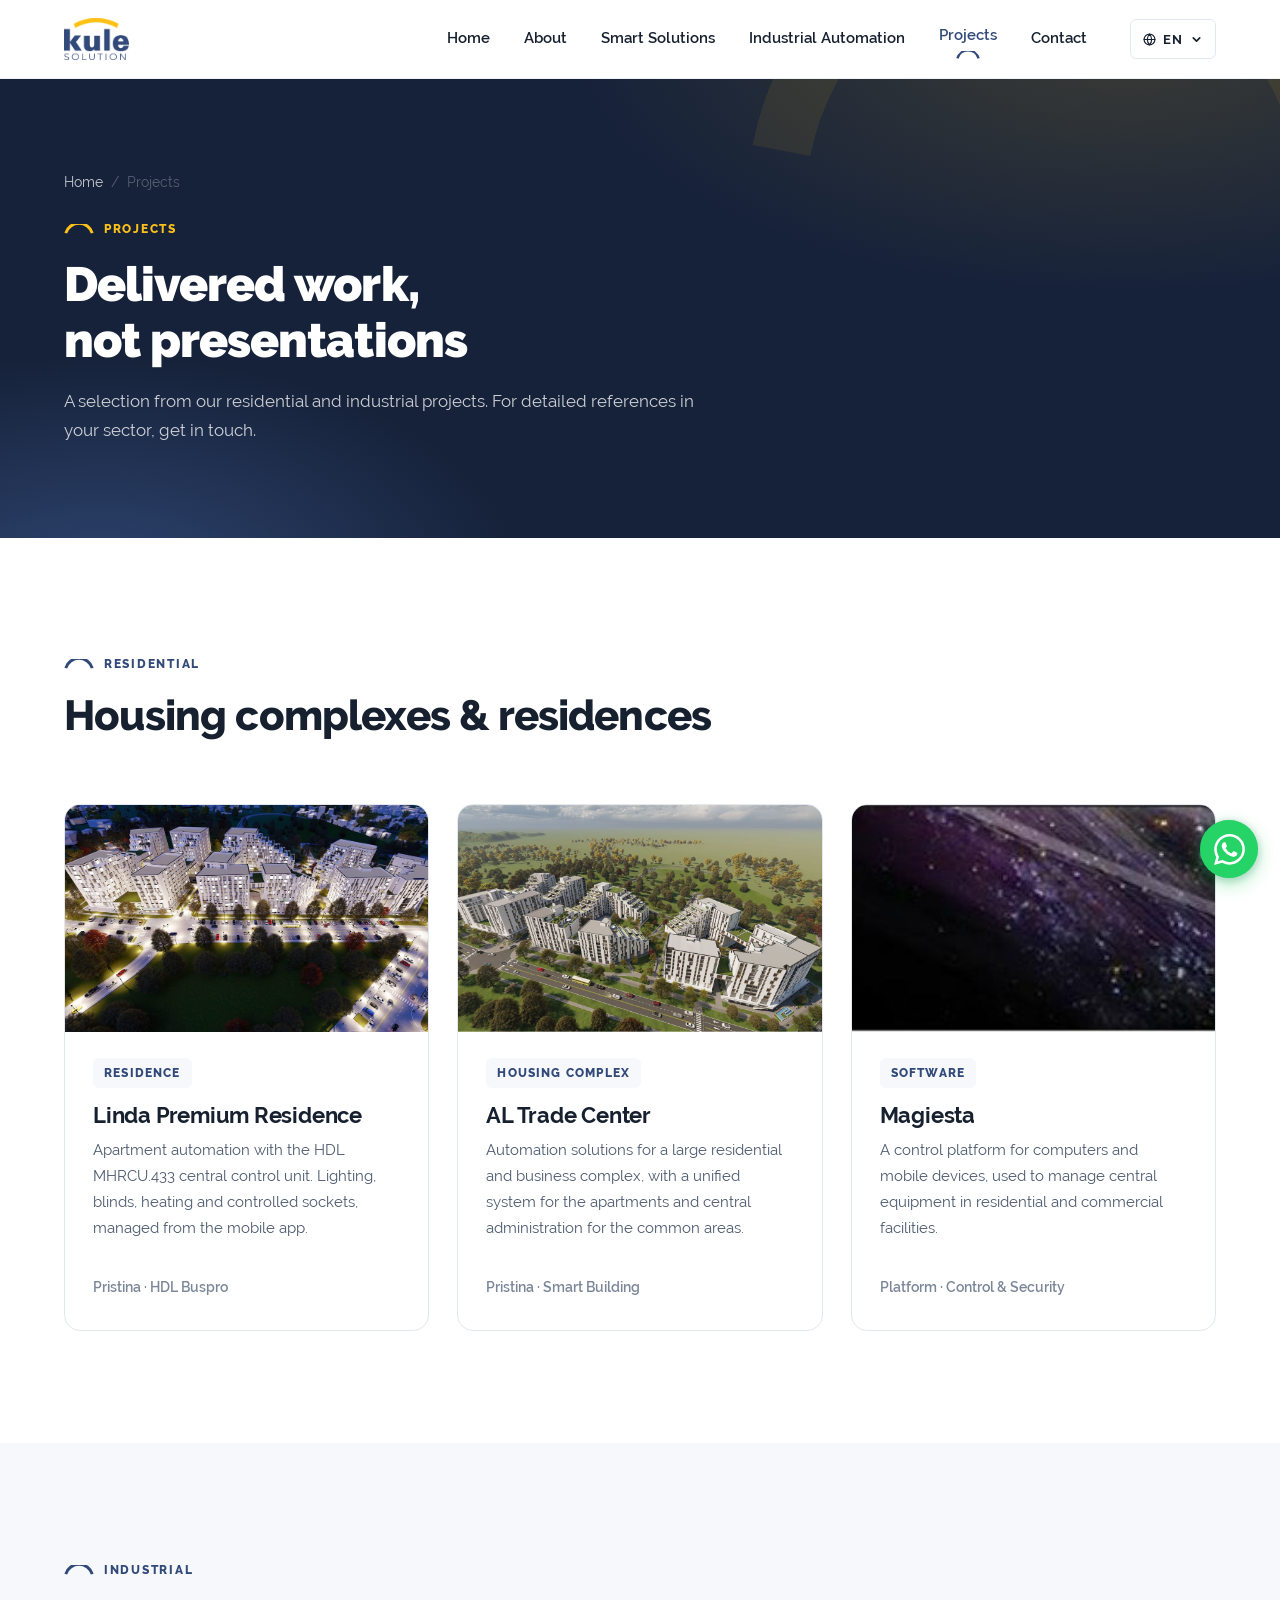
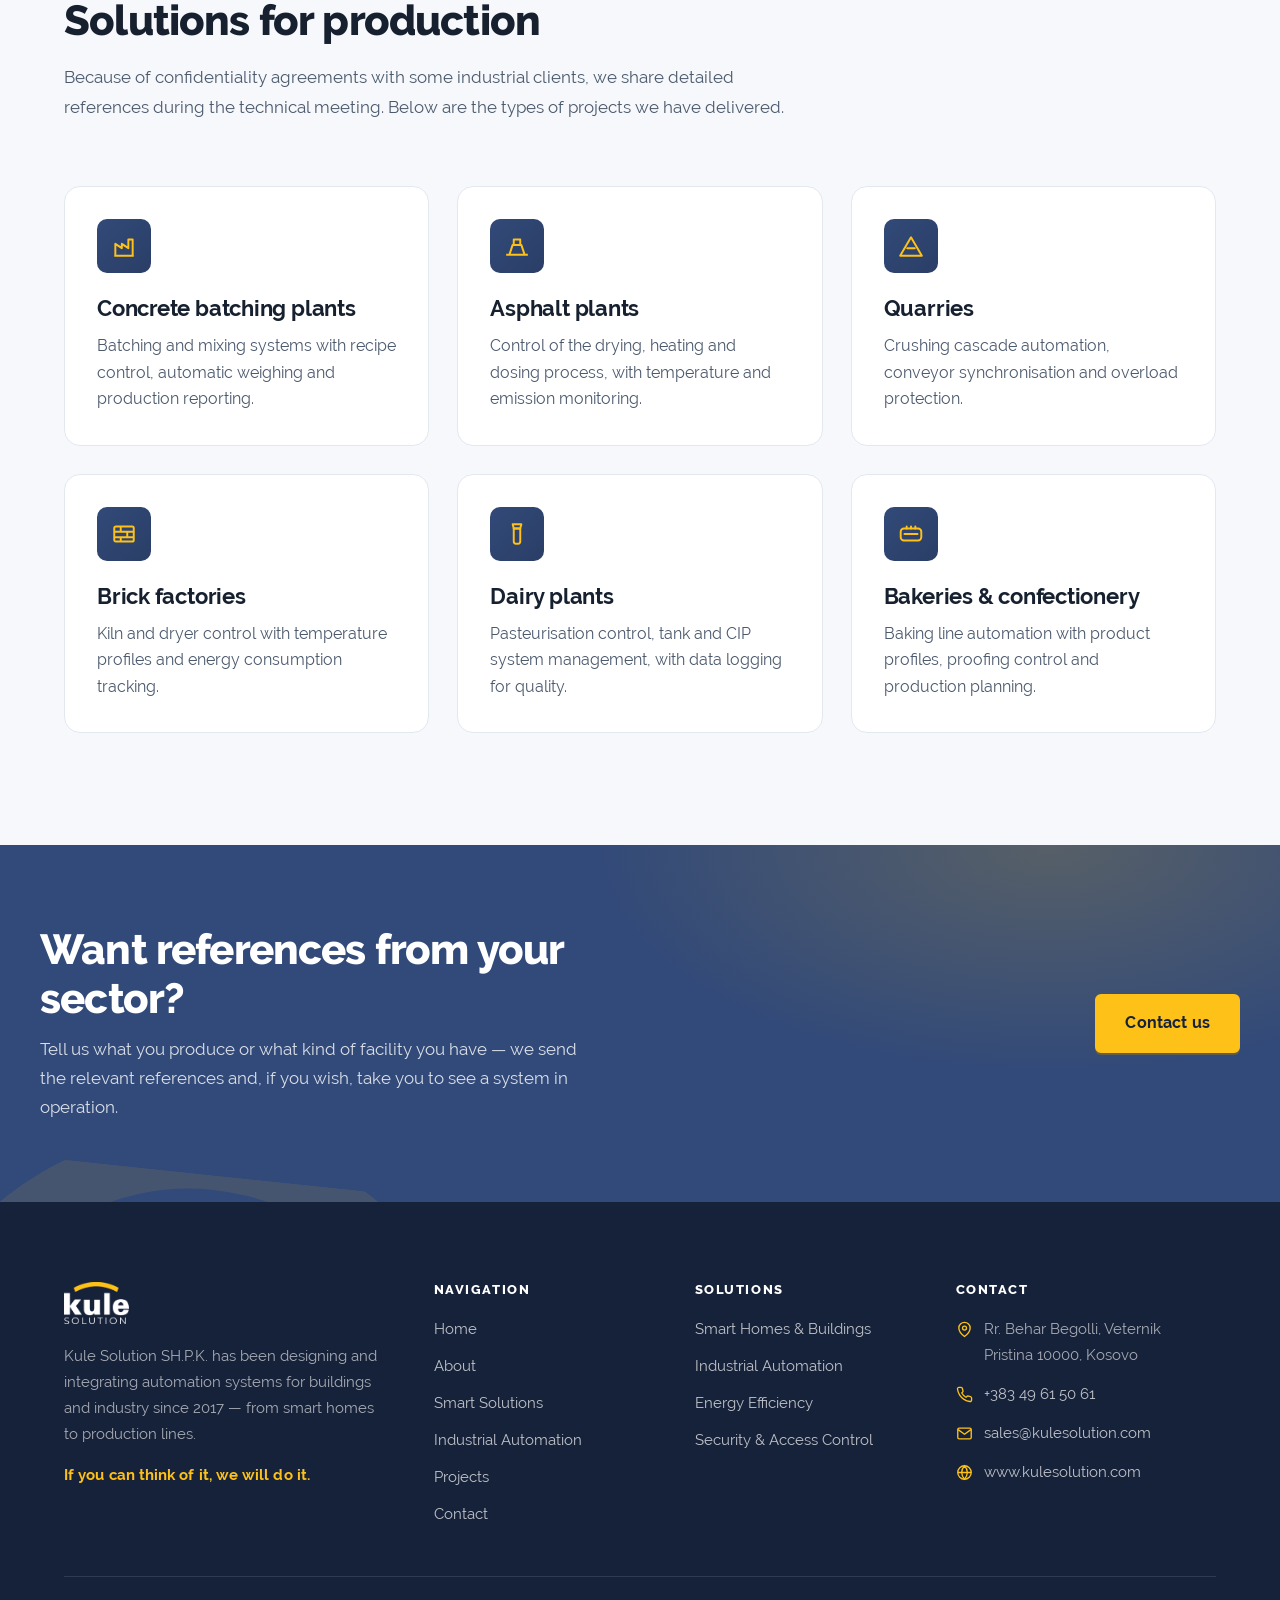
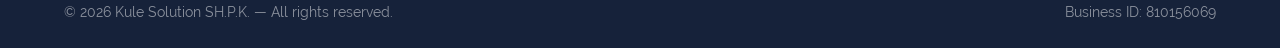
<file: projects.html>
<!DOCTYPE html>
<html lang="sq" data-title-key="meta.proj.title">
<head>
<meta charset="utf-8">
<meta name="viewport" content="width=device-width, initial-scale=1">
<title>Projektet — Kule Solution</title>
<meta name="description" data-i18n-content="meta.proj.desc" content="Projekte të realizuara nga Kule Solution: rezidenca dhe komplekse banimi të automatizuara, si dhe zgjidhje automatizimi për industrinë.">
<link rel="canonical" href="https://kulesolution.com/projects.html">
<meta name="theme-color" content="#324A79">

<meta property="og:type" content="website">
<meta property="og:site_name" content="Kule Solution">
<meta property="og:title" content="Projektet — Kule Solution">
<meta property="og:description" content="Projekte rezidenciale dhe industriale të realizuara nga Kule Solution.">
<meta property="og:url" content="https://kulesolution.com/projects.html">
<meta property="og:image" content="https://kulesolution.com/assets/img/favicon-512.png">

<link rel="icon" href="assets/img/favicon-32.png" sizes="32x32">
<link rel="icon" href="assets/img/favicon-512.png" sizes="512x512">
<link rel="apple-touch-icon" href="assets/img/favicon-180.png">

<script>document.documentElement.classList.add('js');</script>
<link rel="stylesheet" href="assets/css/style.css">
<script src="assets/js/i18n.js" defer></script>
<script src="assets/js/main.js" defer></script>
</head>
<body>

<a class="skip-link" href="#main">Kalo te përmbajtja</a>

<header class="header">
  <div class="wrap header__inner">
    <a class="brand" href="index.html" aria-label="Kule Solution">
      <img src="assets/img/logo.png" alt="Kule Solution" width="640" height="415">
    </a>

    <nav class="nav" data-nav aria-label="Primary">
      <ul class="nav__list">
        <li><a class="nav__link" href="index.html"                 data-i18n="nav.home">Ballina</a></li>
        <li><a class="nav__link" href="about.html"                 data-i18n="nav.about">Rreth nesh</a></li>
        <li><a class="nav__link" href="smart-solutions.html"       data-i18n="nav.smart">Zgjidhje Smart</a></li>
        <li><a class="nav__link" href="industrial-automation.html" data-i18n="nav.industrial">Automatizim Industrial</a></li>
        <li><a class="nav__link is-active" href="projects.html"    data-i18n="nav.projects">Projektet</a></li>
        <li><a class="nav__link" href="contact.html"               data-i18n="nav.contact">Kontakt</a></li>
      </ul>
    </nav>

    <div class="header__actions">
      <div class="lang" data-lang>
        <button class="lang__btn" data-lang-toggle aria-expanded="false" aria-haspopup="true" aria-label="Language">
          <svg viewBox="0 0 24 24" fill="none" stroke="currentColor" stroke-width="2.2" stroke-linecap="round" stroke-linejoin="round" aria-hidden="true"><circle cx="12" cy="12" r="10"/><path d="M2 12h20M12 2a15.3 15.3 0 0 1 4 10 15.3 15.3 0 0 1-4 10 15.3 15.3 0 0 1-4-10 15.3 15.3 0 0 1 4-10z"/></svg>
          <span data-lang-current>SQ</span>
          <svg viewBox="0 0 24 24" fill="none" stroke="currentColor" stroke-width="3" stroke-linecap="round" stroke-linejoin="round" aria-hidden="true"><polyline points="6 9 12 15 18 9"/></svg>
        </button>
        <div class="lang__menu" role="menu">
          <button class="lang__opt" data-lang-opt="sq" role="menuitem">Shqip <b>SQ</b></button>
          <button class="lang__opt" data-lang-opt="en" role="menuitem">English <b>EN</b></button>
          <button class="lang__opt" data-lang-opt="tr" role="menuitem">Türkçe <b>TR</b></button>
        </div>
      </div>
      <button class="burger" data-burger aria-expanded="false" aria-label="Menu"><span></span></button>
    </div>
  </div>
</header>

<main id="main">

<section class="pagehero">
  <div class="wrap">
    <div class="pagehero__inner">
      <nav class="crumbs" aria-label="Breadcrumb">
        <a href="index.html" data-i18n="common.home">Ballina</a><span>/</span><span data-i18n="nav.projects">Projektet</span>
      </nav>
      <span class="eyebrow" data-i18n="proj.hero.eyebrow">Projektet</span>
      <h1 data-i18n="proj.hero.title">Punë e dorëzuar, jo prezantime</h1>
      <p data-i18n="proj.hero.lead">Një përzgjedhje nga projektet tona rezidenciale dhe industriale. Për referenca të detajuara në sektorin tuaj, na kontaktoni.</p>
    </div>
  </div>
</section>

<!-- ===================== RESIDENTIAL ===================== -->
<section class="section">
  <div class="wrap">
    <div class="section-head reveal">
      <span class="eyebrow" data-i18n="proj.res.eyebrow">Rezidenciale</span>
      <h2 data-i18n="proj.res.title">Komplekse banimi &amp; rezidenca</h2>
    </div>

    <div class="grid grid-3">
      <article class="project reveal">
        <div class="project__img"><img src="assets/img/projects/linda-premium.jpg" alt="Linda Premium Residence" width="960" height="640" loading="lazy"></div>
        <div class="project__body">
          <span class="project__tag" data-i18n="proj.p1.tag">Rezidencë</span>
          <h3 data-i18n="proj.p1.title">Linda Premium Residence</h3>
          <p data-i18n="proj.p1.desc">Automatizim i banesave me njësinë qendrore të kontrollit HDL MHRCU.433. Ndriçim, roleta, ngrohje dhe priza të kontrolluara, të menaxhuara nga aplikacioni në telefon.</p>
          <div class="project__meta" data-i18n="proj.p1.meta">Prishtinë · HDL Buspro</div>
        </div>
      </article>

      <article class="project reveal">
        <div class="project__img"><img src="assets/img/projects/al-trade-center.jpg" alt="AL Trade Center" width="1280" height="720" loading="lazy"></div>
        <div class="project__body">
          <span class="project__tag" data-i18n="proj.p2.tag">Kompleks banimi</span>
          <h3 data-i18n="proj.p2.title">AL Trade Center</h3>
          <p data-i18n="proj.p2.desc">Zgjidhje automatizimi për një kompleks të madh banimi dhe biznesi, me sistem të njësuar për banesat dhe administrim qendror për pjesët e përbashkëta.</p>
          <div class="project__meta" data-i18n="proj.p2.meta">Prishtinë · Ndërtesa Smart</div>
        </div>
      </article>

      <article class="project reveal">
        <div class="project__img"><img src="assets/img/projects/magiesta.jpg" alt="Magiesta" width="1600" height="195" loading="lazy" style="object-position:center"></div>
        <div class="project__body">
          <span class="project__tag" data-i18n="proj.p3.tag">Softuer</span>
          <h3 data-i18n="proj.p3.title">Magiesta</h3>
          <p data-i18n="proj.p3.desc">Platformë kontrolli për kompjuterë dhe pajisje mobile, e përdorur për menaxhimin e pajisjeve qendrore në objekte banimi dhe komerciale.</p>
          <div class="project__meta" data-i18n="proj.p3.meta">Platformë · Kontroll &amp; Siguri</div>
        </div>
      </article>
    </div>
  </div>
</section>

<!-- ===================== INDUSTRIAL ===================== -->
<section class="section section--soft">
  <div class="wrap">
    <div class="section-head reveal">
      <span class="eyebrow" data-i18n="proj.ind.eyebrow">Industriale</span>
      <h2 data-i18n="proj.ind.title">Zgjidhje për prodhimin</h2>
      <p data-i18n="proj.ind.lead">Për shkak të marrëveshjeve të konfidencialitetit me disa klientë industrialë, referencat e detajuara i ndajmë gjatë takimit teknik. Më poshtë janë llojet e projekteve që kemi realizuar.</p>
    </div>

    <div class="grid grid-3">
      <article class="card reveal">
        <div class="card__icon"><svg viewBox="0 0 24 24" aria-hidden="true"><path d="M3 21h18M4 21V10l6 4V10l6 4V6h4v15" stroke-linejoin="round"/></svg></div>
        <h3 data-i18n="proj.i1.title">Fabrika betoni</h3>
        <p data-i18n="proj.i1.desc">Sisteme dozimi dhe përzierjeje me kontroll recepturash, peshim automatik dhe raportim prodhimi.</p>
      </article>
      <article class="card reveal">
        <div class="card__icon"><svg viewBox="0 0 24 24" aria-hidden="true"><path d="M2 20h20M5 20l3-9h8l3 9" stroke-linejoin="round"/><path d="M9 11V6h6v5" stroke-linejoin="round"/></svg></div>
        <h3 data-i18n="proj.i2.title">Impiante asfalti</h3>
        <p data-i18n="proj.i2.desc">Kontroll i procesit të tharjes, ngrohjes dhe dozimit, me monitorim të temperaturës dhe të emetimeve.</p>
      </article>
      <article class="card reveal">
        <div class="card__icon"><svg viewBox="0 0 24 24" aria-hidden="true"><path d="M2 21h20L12 4 2 21z" stroke-linejoin="round"/><path d="M8.5 14h7" stroke-linecap="round"/></svg></div>
        <h3 data-i18n="proj.i3.title">Gurthyese</h3>
        <p data-i18n="proj.i3.desc">Automatizim i kaskadës së thyerjes, sinkronizim transportuesish dhe mbrojtje ndaj mbingarkesës.</p>
      </article>
      <article class="card reveal">
        <div class="card__icon"><svg viewBox="0 0 24 24" aria-hidden="true"><rect x="3" y="5" width="18" height="14" rx="1.5"/><path d="M3 10h18M3 15h18M9 5v5M15 10v5M9 15v4"/></svg></div>
        <h3 data-i18n="proj.i4.title">Tullore</h3>
        <p data-i18n="proj.i4.desc">Kontroll furrash dhe tharësesh me profile temperature dhe përcjellje të konsumit energjetik.</p>
      </article>
      <article class="card reveal">
        <div class="card__icon"><svg viewBox="0 0 24 24" aria-hidden="true"><path d="M8 3h8l-1 4H9L8 3z" stroke-linejoin="round"/><path d="M9 7h6v12a2 2 0 0 1-2 2h-2a2 2 0 0 1-2-2V7z" stroke-linejoin="round"/></svg></div>
        <h3 data-i18n="proj.i5.title">Impiante qumështi</h3>
        <p data-i18n="proj.i5.desc">Kontroll pasterizimi, menaxhim tankesh dhe sistemesh CIP, me regjistrim të dhënash për cilësinë.</p>
      </article>
      <article class="card reveal">
        <div class="card__icon"><svg viewBox="0 0 24 24" aria-hidden="true"><rect x="2.5" y="7" width="19" height="11" rx="3"/><path d="M6 12h12" stroke-linecap="round"/><path d="M8 7V5M12 7V5M16 7V5" stroke-linecap="round"/></svg></div>
        <h3 data-i18n="proj.i6.title">Furra &amp; ëmbëlsira</h3>
        <p data-i18n="proj.i6.desc">Automatizim linjash pjekjeje me profile produkti, kontroll fermentimi dhe planifikim prodhimi.</p>
      </article>
    </div>
  </div>
</section>

<section class="cta">
  <div class="wrap cta__inner">
    <div>
      <h2 data-i18n="proj.cta.title">Doni referenca nga sektori juaj?</h2>
      <p data-i18n="proj.cta.lead">Na shkruani se çfarë prodhoni ose çfarë objekti keni — ju dërgojmë referencat përkatëse dhe, nëse dëshironi, ju çojmë ta shihni një sistem në punë.</p>
    </div>
    <a class="btn btn--accent" href="contact.html" data-i18n="common.contactUs">Na kontaktoni</a>
  </div>
</section>

</main>

<footer class="footer">
  <div class="wrap">
    <div class="footer__grid">
      <div>
        <img class="footer__logo" src="assets/img/logo-white.png" alt="Kule Solution" width="640" height="415">
        <p class="footer__about" data-i18n="footer.about">Kule Solution SH.P.K. projekton dhe integron sisteme automatizimi për ndërtesa dhe industri që nga viti 2017 — nga shtëpitë smart deri te linjat e prodhimit.</p>
        <p class="footer__slogan" data-i18n="brand.slogan">If you can think of it, we will do it.</p>
      </div>
      <div>
        <h4 data-i18n="footer.nav">Navigimi</h4>
        <ul class="footer__list">
          <li><a href="index.html"                 data-i18n="nav.home">Ballina</a></li>
          <li><a href="about.html"                 data-i18n="nav.about">Rreth nesh</a></li>
          <li><a href="smart-solutions.html"       data-i18n="nav.smart">Zgjidhje Smart</a></li>
          <li><a href="industrial-automation.html" data-i18n="nav.industrial">Automatizim Industrial</a></li>
          <li><a href="projects.html"              data-i18n="nav.projects">Projektet</a></li>
          <li><a href="contact.html"               data-i18n="nav.contact">Kontakt</a></li>
        </ul>
      </div>
      <div>
        <h4 data-i18n="footer.solutions">Zgjidhjet</h4>
        <ul class="footer__list">
          <li><a href="smart-solutions.html"        data-i18n="footer.sol1">Shtëpi &amp; Ndërtesa Smart</a></li>
          <li><a href="industrial-automation.html"  data-i18n="footer.sol2">Automatizim Industrial</a></li>
          <li><a href="smart-solutions.html#energy" data-i18n="footer.sol3">Efikasitet Energjetik</a></li>
          <li><a href="smart-solutions.html"        data-i18n="footer.sol4">Siguri &amp; Kontroll Qasjeje</a></li>
        </ul>
      </div>
      <div>
        <h4 data-i18n="footer.contact">Kontakti</h4>
        <div class="footer__contact">
          <div>
            <svg viewBox="0 0 24 24" aria-hidden="true"><path d="M20 10c0 6-8 12-8 12S4 16 4 10a8 8 0 1 1 16 0z" stroke-linejoin="round"/><circle cx="12" cy="10" r="2.8"/></svg>
            <span data-i18n-html="contact.value.address">Rr. Behar Begolli, Veternik<br>Prishtinë 10000, Kosovë</span>
          </div>
          <div>
            <svg viewBox="0 0 24 24" aria-hidden="true"><path d="M22 16.9v3a2 2 0 0 1-2.2 2 19.8 19.8 0 0 1-8.6-3.1 19.5 19.5 0 0 1-6-6A19.8 19.8 0 0 1 2.1 4.2 2 2 0 0 1 4.1 2h3a2 2 0 0 1 2 1.7c.1 1 .4 1.9.7 2.8a2 2 0 0 1-.5 2.1L8.1 9.9a16 16 0 0 0 6 6l1.3-1.2a2 2 0 0 1 2.1-.5c.9.3 1.8.6 2.8.7a2 2 0 0 1 1.7 2z" stroke-linejoin="round"/></svg>
            <a href="tel:+38349615061">+383 49 61 50 61</a>
          </div>
          <div>
            <svg viewBox="0 0 24 24" aria-hidden="true"><rect x="2.5" y="4.5" width="19" height="15" rx="2"/><polyline points="3 6.5 12 13 21 6.5" stroke-linejoin="round"/></svg>
            <a href="mailto:sales@kulesolution.com">sales@kulesolution.com</a>
          </div>
          <div>
            <svg viewBox="0 0 24 24" aria-hidden="true"><circle cx="12" cy="12" r="9.5"/><path d="M2.5 12h19M12 2.5a15 15 0 0 1 4 9.5 15 15 0 0 1-4 9.5 15 15 0 0 1-4-9.5 15 15 0 0 1 4-9.5z"/></svg>
            <a href="https://kulesolution.com">www.kulesolution.com</a>
          </div>
        </div>
      </div>
    </div>
    <div class="footer__bar">
      <span>&copy; <span data-year>2026</span> <span data-i18n="footer.company">Kule Solution SH.P.K.</span> — <span data-i18n="common.allRights">Të gjitha të drejtat e rezervuara.</span></span>
      <div class="footer__legal"><span data-i18n="footer.nui">NUI: 810156069</span></div>
    </div>
  </div>
</footer>

<!-- ===================== WHATSAPP ===================== -->
<a class="wa" data-wa href="https://wa.me/38349615061" target="_blank" rel="noopener"
   aria-label="WhatsApp" data-i18n-aria="wa.label">
  <span class="wa__tip" data-i18n="wa.label">Na shkruani në WhatsApp</span>
  <svg viewBox="0 0 24 24" aria-hidden="true"><path d="M17.472 14.382c-.297-.149-1.758-.867-2.03-.967-.273-.099-.471-.148-.67.15-.197.297-.767.966-.94 1.164-.173.199-.347.223-.644.075-.297-.15-1.255-.463-2.39-1.475-.883-.788-1.48-1.761-1.653-2.059-.173-.297-.018-.458.13-.606.134-.133.297-.347.446-.52.149-.174.198-.298.298-.497.099-.198.05-.371-.025-.52-.075-.149-.669-1.612-.916-2.207-.242-.579-.487-.5-.669-.51-.173-.008-.371-.01-.57-.01-.198 0-.52.074-.792.372-.272.297-1.04 1.016-1.04 2.479 0 1.462 1.065 2.875 1.213 3.074.149.198 2.096 3.2 5.077 4.487.709.306 1.262.489 1.694.625.712.227 1.36.195 1.871.118.571-.085 1.758-.719 2.006-1.413.248-.694.248-1.289.173-1.413-.074-.124-.272-.198-.57-.347m-5.421 7.403h-.004a9.87 9.87 0 01-5.031-1.378l-.361-.214-3.741.982.998-3.648-.235-.374a9.86 9.86 0 01-1.51-5.26c.001-5.45 4.436-9.884 9.888-9.884 2.64 0 5.122 1.03 6.988 2.898a9.825 9.825 0 012.893 6.994c-.003 5.45-4.437 9.884-9.885 9.884m8.413-18.297A11.815 11.815 0 0012.05 0C5.495 0 .16 5.335.157 11.892c0 2.096.547 4.142 1.588 5.945L.057 24l6.305-1.654a11.882 11.882 0 005.683 1.448h.005c6.554 0 11.89-5.335 11.893-11.893a11.821 11.821 0 00-3.48-8.413z"/></svg>
</a>

</body>
</html>
</file>
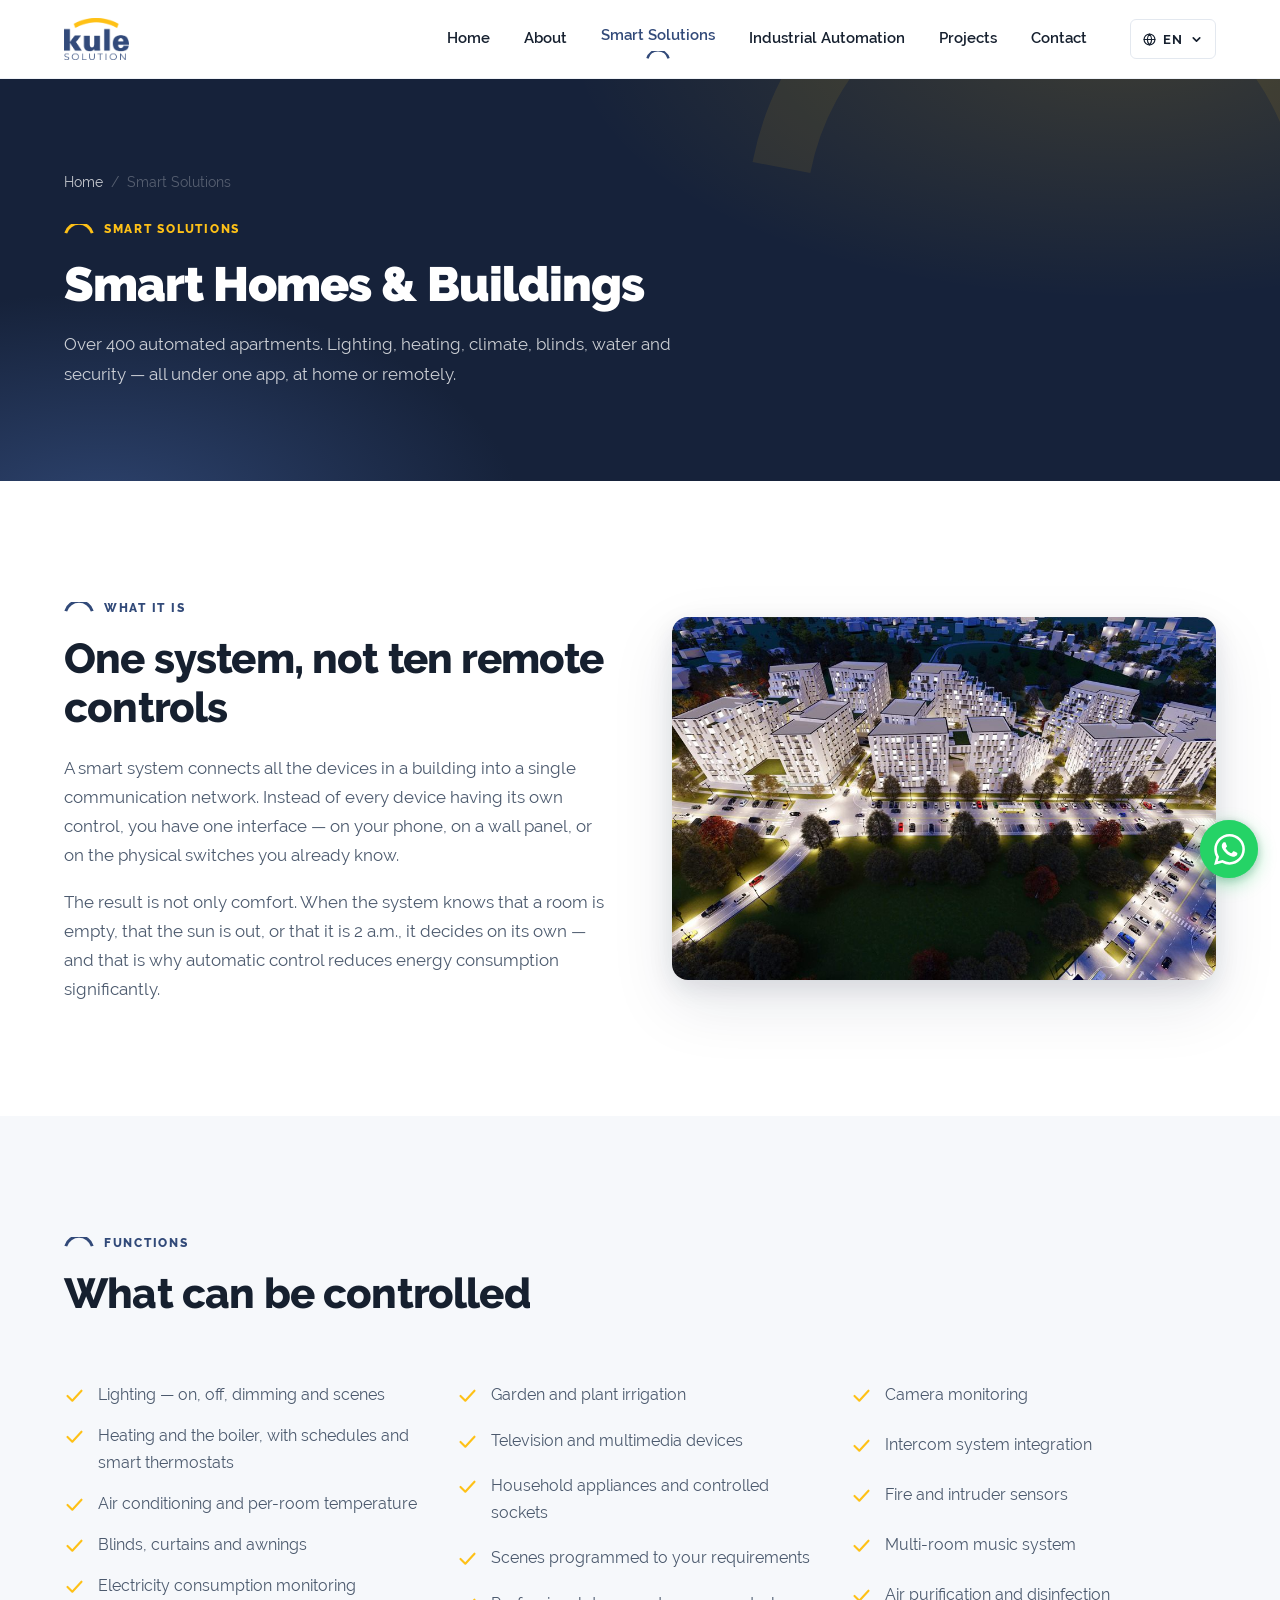
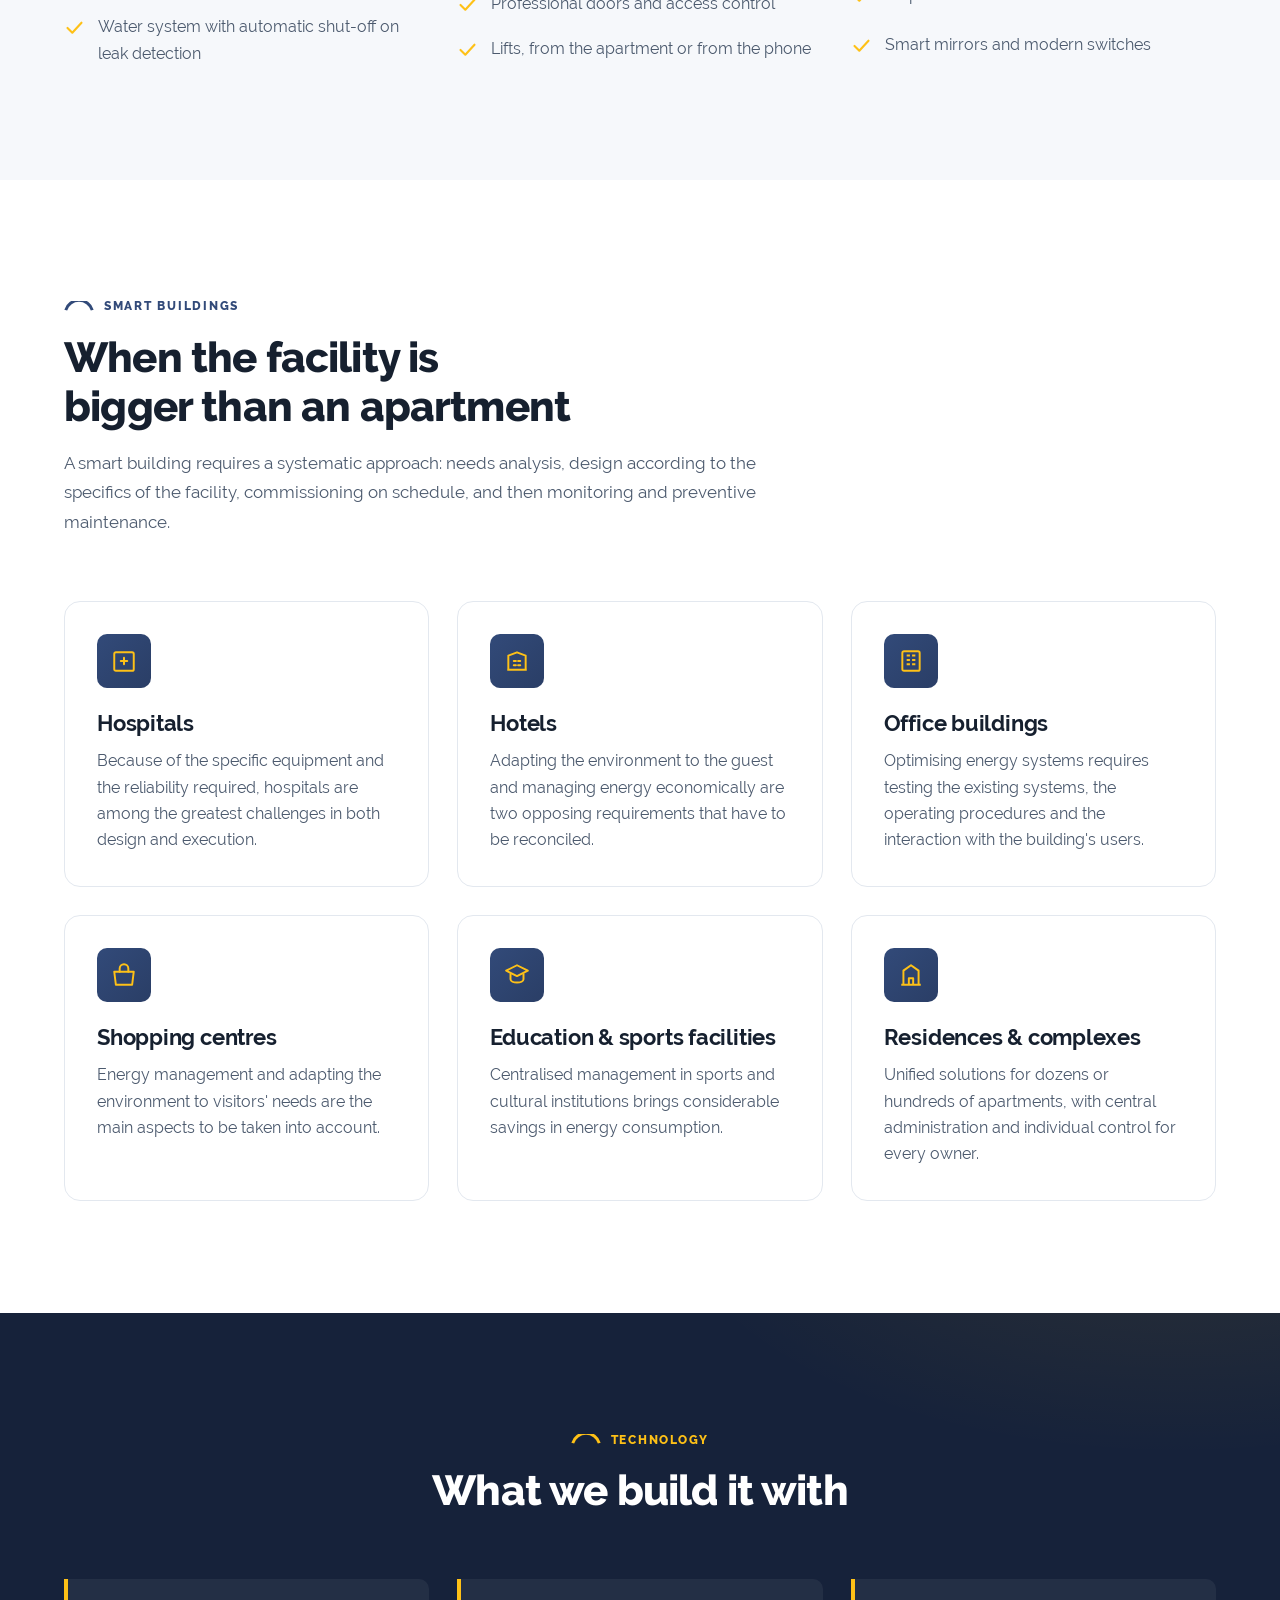
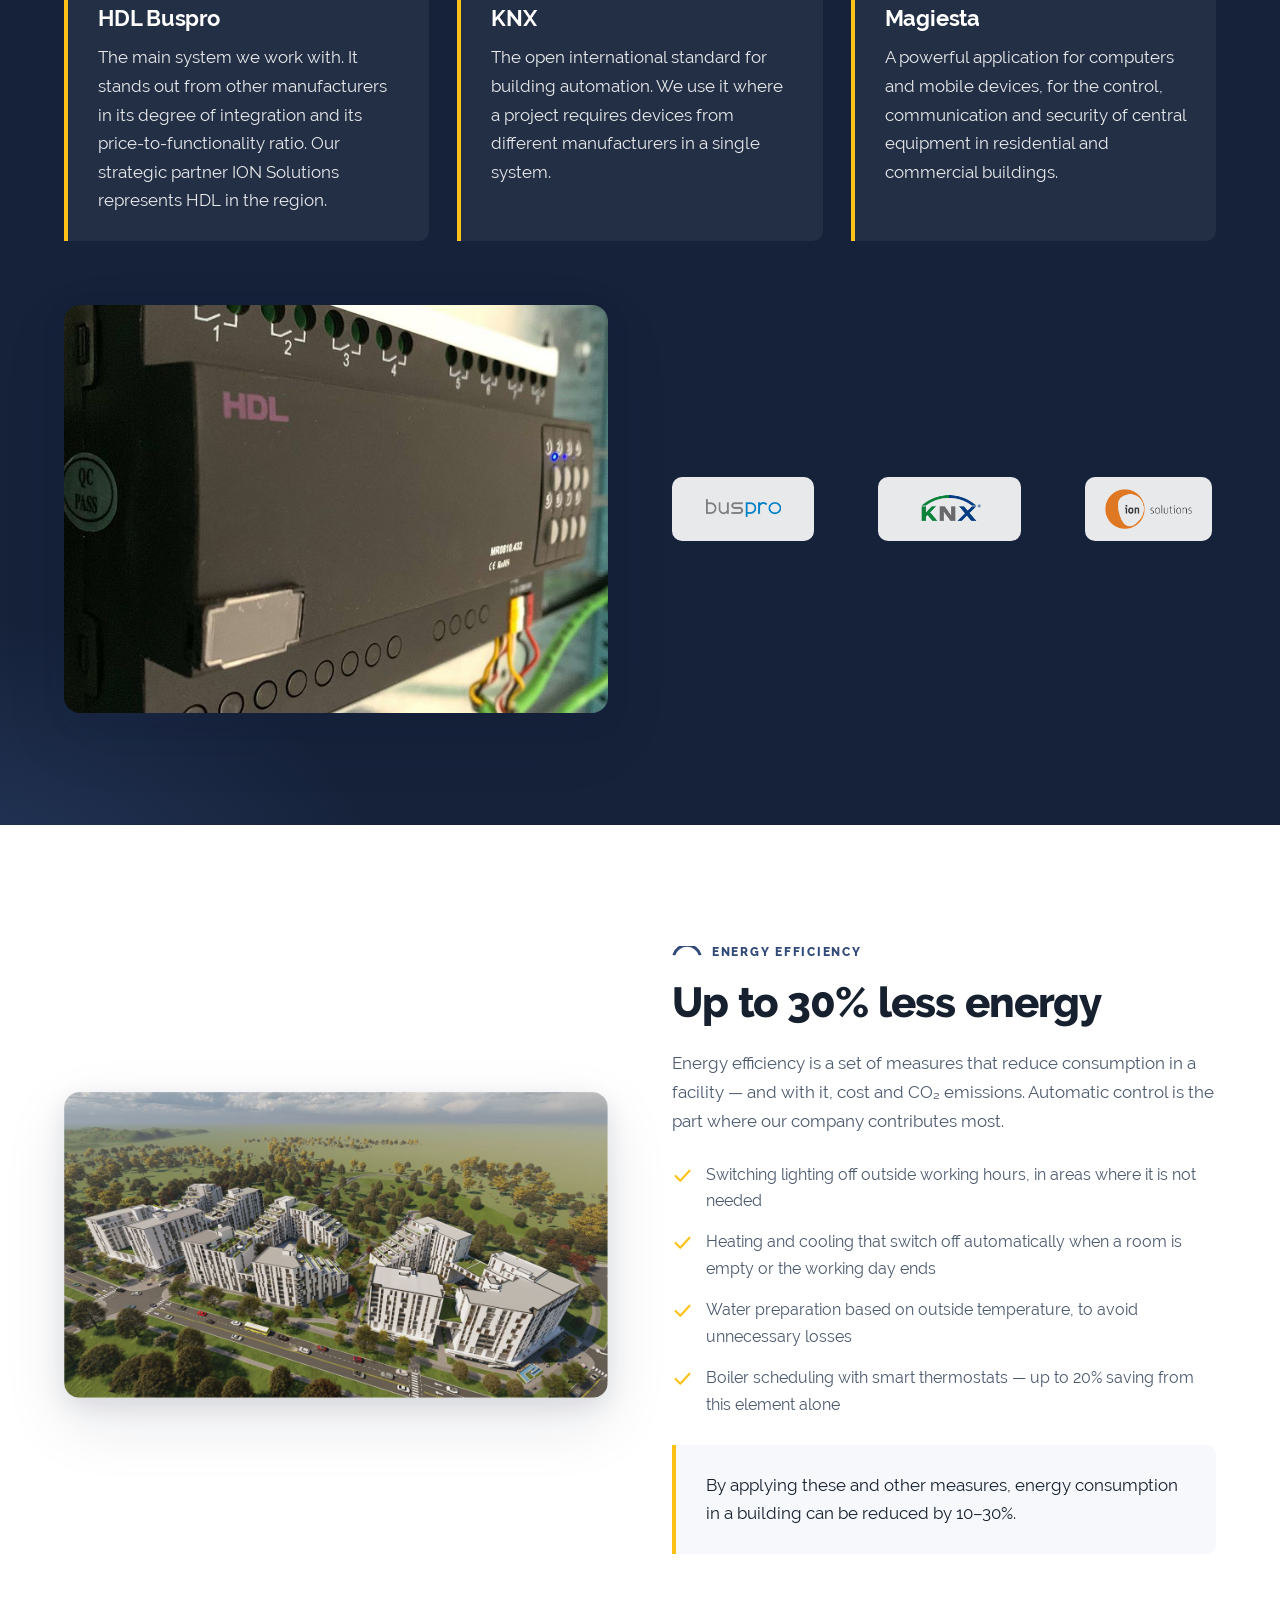
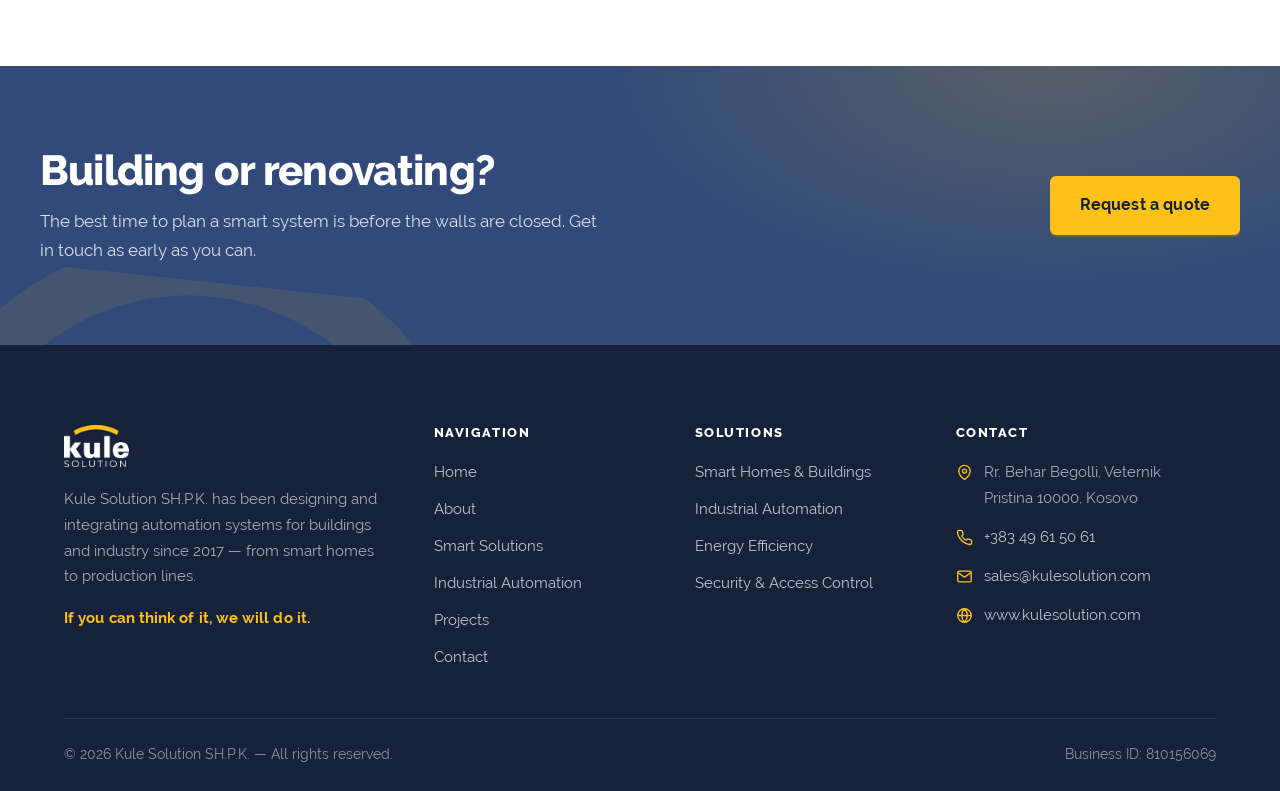
<file: smart-solutions.html>
<!DOCTYPE html>
<html lang="sq" data-title-key="meta.smart.title">
<head>
<meta charset="utf-8">
<meta name="viewport" content="width=device-width, initial-scale=1">
<title>Shtëpi &amp; Ndërtesa Smart — Kule Solution</title>
<meta name="description" data-i18n-content="meta.smart.desc" content="Automatizim shtëpish dhe ndërtesash me HDL Buspro dhe KNX: ndriçim, ngrohje, klimë, roleta, siguri dhe monitorim energjie nga një aplikacion i vetëm.">
<link rel="canonical" href="https://kulesolution.com/smart-solutions.html">
<meta name="theme-color" content="#324A79">

<meta property="og:type" content="website">
<meta property="og:site_name" content="Kule Solution">
<meta property="og:title" content="Shtëpi &amp; Ndërtesa Smart — Kule Solution">
<meta property="og:description" content="Mbi 400 banesa të automatizuara me HDL Buspro dhe KNX.">
<meta property="og:url" content="https://kulesolution.com/smart-solutions.html">
<meta property="og:image" content="https://kulesolution.com/assets/img/favicon-512.png">

<link rel="icon" href="assets/img/favicon-32.png" sizes="32x32">
<link rel="icon" href="assets/img/favicon-512.png" sizes="512x512">
<link rel="apple-touch-icon" href="assets/img/favicon-180.png">

<script>document.documentElement.classList.add('js');</script>
<link rel="stylesheet" href="assets/css/style.css">
<script src="assets/js/i18n.js" defer></script>
<script src="assets/js/main.js" defer></script>
</head>
<body>

<a class="skip-link" href="#main">Kalo te përmbajtja</a>

<header class="header">
  <div class="wrap header__inner">
    <a class="brand" href="index.html" aria-label="Kule Solution">
      <img src="assets/img/logo.png" alt="Kule Solution" width="640" height="415">
    </a>

    <nav class="nav" data-nav aria-label="Primary">
      <ul class="nav__list">
        <li><a class="nav__link" href="index.html"                    data-i18n="nav.home">Ballina</a></li>
        <li><a class="nav__link" href="about.html"                    data-i18n="nav.about">Rreth nesh</a></li>
        <li><a class="nav__link is-active" href="smart-solutions.html" data-i18n="nav.smart">Zgjidhje Smart</a></li>
        <li><a class="nav__link" href="industrial-automation.html"    data-i18n="nav.industrial">Automatizim Industrial</a></li>
        <li><a class="nav__link" href="projects.html"                 data-i18n="nav.projects">Projektet</a></li>
        <li><a class="nav__link" href="contact.html"                  data-i18n="nav.contact">Kontakt</a></li>
      </ul>
    </nav>

    <div class="header__actions">
      <div class="lang" data-lang>
        <button class="lang__btn" data-lang-toggle aria-expanded="false" aria-haspopup="true" aria-label="Language">
          <svg viewBox="0 0 24 24" fill="none" stroke="currentColor" stroke-width="2.2" stroke-linecap="round" stroke-linejoin="round" aria-hidden="true"><circle cx="12" cy="12" r="10"/><path d="M2 12h20M12 2a15.3 15.3 0 0 1 4 10 15.3 15.3 0 0 1-4 10 15.3 15.3 0 0 1-4-10 15.3 15.3 0 0 1 4-10z"/></svg>
          <span data-lang-current>SQ</span>
          <svg viewBox="0 0 24 24" fill="none" stroke="currentColor" stroke-width="3" stroke-linecap="round" stroke-linejoin="round" aria-hidden="true"><polyline points="6 9 12 15 18 9"/></svg>
        </button>
        <div class="lang__menu" role="menu">
          <button class="lang__opt" data-lang-opt="sq" role="menuitem">Shqip <b>SQ</b></button>
          <button class="lang__opt" data-lang-opt="en" role="menuitem">English <b>EN</b></button>
          <button class="lang__opt" data-lang-opt="tr" role="menuitem">Türkçe <b>TR</b></button>
        </div>
      </div>
      <button class="burger" data-burger aria-expanded="false" aria-label="Menu"><span></span></button>
    </div>
  </div>
</header>

<main id="main">

<section class="pagehero">
  <div class="wrap">
    <div class="pagehero__inner">
      <nav class="crumbs" aria-label="Breadcrumb">
        <a href="index.html" data-i18n="common.home">Ballina</a><span>/</span><span data-i18n="nav.smart">Zgjidhje Smart</span>
      </nav>
      <span class="eyebrow" data-i18n="smart.hero.eyebrow">Zgjidhje Smart</span>
      <h1 data-i18n="smart.hero.title">Shtëpi &amp; Ndërtesa Smart</h1>
      <p data-i18n="smart.hero.lead">Mbi 400 banesa të automatizuara. Ndriçimi, ngrohja, klima, roletat, uji dhe siguria — të gjitha nën një aplikacion, në shtëpi ose nga distanca.</p>
    </div>
  </div>
</section>

<!-- ===================== INTRO ===================== -->
<section class="section">
  <div class="wrap">
    <div class="split">
      <div class="reveal">
        <span class="eyebrow" data-i18n="smart.intro.eyebrow">Çfarë është</span>
        <h2 style="margin-bottom:22px" data-i18n="smart.intro.title">Një sistem, jo dhjetë telekomanda</h2>
        <p data-i18n="smart.intro.p1">Sistemi smart lidh të gjitha pajisjet e objektit në një rrjet të vetëm komunikimi. Në vend që çdo pajisje të ketë kontrollin e vet, ju keni një ndërfaqe — në telefon, në panelin e murit ose në komandat fizike që tashmë i njihni.</p>
        <p data-i18n="smart.intro.p2">Rezultati nuk është vetëm rehati. Kur sistemi e di se dhoma është bosh, se jashtë ka diell ose se ora është 02:00, ai vendos vetë — dhe kjo është arsyeja pse kontrolli automatik ul konsumin e energjisë ndjeshëm.</p>
      </div>
      <div class="split__media reveal">
        <img src="assets/img/projects/linda-premium.jpg" alt="" width="960" height="640" loading="lazy">
      </div>
    </div>
  </div>
</section>

<!-- ===================== CAPABILITIES ===================== -->
<section class="section section--soft">
  <div class="wrap">
    <div class="section-head reveal">
      <span class="eyebrow" data-i18n="smart.caps.eyebrow">Funksionet</span>
      <h2 data-i18n="smart.caps.title">Çfarë mund të kontrollohet</h2>
    </div>

    <div class="grid grid-3 reveal">
      <ul class="flist">
        <li><svg viewBox="0 0 24 24" aria-hidden="true"><polyline points="4 12.5 9.5 18 20 6.5" stroke-linecap="round" stroke-linejoin="round"/></svg><span data-i18n="smart.cap1">Ndriçimi — ndezje, fikje, zbehje dhe skenarë</span></li>
        <li><svg viewBox="0 0 24 24" aria-hidden="true"><polyline points="4 12.5 9.5 18 20 6.5" stroke-linecap="round" stroke-linejoin="round"/></svg><span data-i18n="smart.cap2">Ngrohja dhe kaldaja, me orare dhe termostate smart</span></li>
        <li><svg viewBox="0 0 24 24" aria-hidden="true"><polyline points="4 12.5 9.5 18 20 6.5" stroke-linecap="round" stroke-linejoin="round"/></svg><span data-i18n="smart.cap3">Klima dhe temperatura sipas dhomës</span></li>
        <li><svg viewBox="0 0 24 24" aria-hidden="true"><polyline points="4 12.5 9.5 18 20 6.5" stroke-linecap="round" stroke-linejoin="round"/></svg><span data-i18n="smart.cap4">Roletat, perdet dhe tendat</span></li>
        <li><svg viewBox="0 0 24 24" aria-hidden="true"><polyline points="4 12.5 9.5 18 20 6.5" stroke-linecap="round" stroke-linejoin="round"/></svg><span data-i18n="smart.cap5">Monitorimi i konsumit të energjisë elektrike</span></li>
        <li><svg viewBox="0 0 24 24" aria-hidden="true"><polyline points="4 12.5 9.5 18 20 6.5" stroke-linecap="round" stroke-linejoin="round"/></svg><span data-i18n="smart.cap6">Sistemi i ujit dhe mbyllja automatike në rast rrjedhjeje</span></li>
      </ul>
      <ul class="flist">
        <li><svg viewBox="0 0 24 24" aria-hidden="true"><polyline points="4 12.5 9.5 18 20 6.5" stroke-linecap="round" stroke-linejoin="round"/></svg><span data-i18n="smart.cap7">Ujitja e kopshtit dhe e luleve</span></li>
        <li><svg viewBox="0 0 24 24" aria-hidden="true"><polyline points="4 12.5 9.5 18 20 6.5" stroke-linecap="round" stroke-linejoin="round"/></svg><span data-i18n="smart.cap8">Televizori dhe pajisjet multimedia</span></li>
        <li><svg viewBox="0 0 24 24" aria-hidden="true"><polyline points="4 12.5 9.5 18 20 6.5" stroke-linecap="round" stroke-linejoin="round"/></svg><span data-i18n="smart.cap9">Pajisjet shtëpiake dhe prizat e kontrolluara</span></li>
        <li><svg viewBox="0 0 24 24" aria-hidden="true"><polyline points="4 12.5 9.5 18 20 6.5" stroke-linecap="round" stroke-linejoin="round"/></svg><span data-i18n="smart.cap10">Skenarë të programuar sipas kërkesës suaj</span></li>
        <li><svg viewBox="0 0 24 24" aria-hidden="true"><polyline points="4 12.5 9.5 18 20 6.5" stroke-linecap="round" stroke-linejoin="round"/></svg><span data-i18n="smart.cap11">Dyert profesionale dhe kontrolli i qasjes</span></li>
        <li><svg viewBox="0 0 24 24" aria-hidden="true"><polyline points="4 12.5 9.5 18 20 6.5" stroke-linecap="round" stroke-linejoin="round"/></svg><span data-i18n="smart.cap12">Ashensorët, nga banesa ose nga telefoni</span></li>
      </ul>
      <ul class="flist">
        <li><svg viewBox="0 0 24 24" aria-hidden="true"><polyline points="4 12.5 9.5 18 20 6.5" stroke-linecap="round" stroke-linejoin="round"/></svg><span data-i18n="smart.cap13">Monitorimi i kamerave</span></li>
        <li><svg viewBox="0 0 24 24" aria-hidden="true"><polyline points="4 12.5 9.5 18 20 6.5" stroke-linecap="round" stroke-linejoin="round"/></svg><span data-i18n="smart.cap14">Integrimi i sistemeve interfonike</span></li>
        <li><svg viewBox="0 0 24 24" aria-hidden="true"><polyline points="4 12.5 9.5 18 20 6.5" stroke-linecap="round" stroke-linejoin="round"/></svg><span data-i18n="smart.cap15">Sensorët e zjarrit dhe të vjedhjes</span></li>
        <li><svg viewBox="0 0 24 24" aria-hidden="true"><polyline points="4 12.5 9.5 18 20 6.5" stroke-linecap="round" stroke-linejoin="round"/></svg><span data-i18n="smart.cap16">Sistemi i muzikës nëpër ambiente</span></li>
        <li><svg viewBox="0 0 24 24" aria-hidden="true"><polyline points="4 12.5 9.5 18 20 6.5" stroke-linecap="round" stroke-linejoin="round"/></svg><span data-i18n="smart.cap17">Pastrimi dhe dezinfektimi i ajrit</span></li>
        <li><svg viewBox="0 0 24 24" aria-hidden="true"><polyline points="4 12.5 9.5 18 20 6.5" stroke-linecap="round" stroke-linejoin="round"/></svg><span data-i18n="smart.cap18">Pasqyrat smart dhe ndërprerësit modernë</span></li>
      </ul>
    </div>
  </div>
</section>

<!-- ===================== BUILDING TYPES ===================== -->
<section class="section">
  <div class="wrap">
    <div class="section-head reveal">
      <span class="eyebrow" data-i18n="smart.build.eyebrow">Ndërtesa Smart</span>
      <h2 data-i18n="smart.build.title">Kur objekti është më i madh se një banesë</h2>
      <p data-i18n="smart.build.lead">Një ndërtesë smart kërkon qasje sistematike: analizë e nevojave, projektim sipas specifikave të objektit, vënie në punë brenda afatit dhe pastaj monitorim e mirëmbajtje parandaluese.</p>
    </div>

    <div class="grid grid-3">
      <article class="card reveal">
        <div class="card__icon"><svg viewBox="0 0 24 24" aria-hidden="true"><rect x="3" y="4" width="18" height="17" rx="1.5"/><path d="M12 9v6M9 12h6" stroke-linecap="round"/></svg></div>
        <h3 data-i18n="smart.build1.title">Spitale</h3>
        <p data-i18n="smart.build1.desc">Për shkak të pajisjeve specifike dhe besueshmërisë së kërkuar, spitalet janë ndër sfidat më të mëdha si në projektim ashtu edhe në zbatim.</p>
      </article>
      <article class="card reveal">
        <div class="card__icon"><svg viewBox="0 0 24 24" aria-hidden="true"><path d="M3 20h18M4 20V7l8-3 8 3v13" stroke-linejoin="round"/><path d="M9 12h2M13 12h2M9 16h2M13 16h2" stroke-linecap="round"/></svg></div>
        <h3 data-i18n="smart.build2.title">Hotele</h3>
        <p data-i18n="smart.build2.desc">Përshtatja e ambientit me vizitorin dhe menaxhimi ekonomik i energjisë janë dy kërkesa të kundërta që duhen harmonizuar.</p>
      </article>
      <article class="card reveal">
        <div class="card__icon"><svg viewBox="0 0 24 24" aria-hidden="true"><rect x="4" y="3" width="16" height="18" rx="1.5"/><path d="M8 7h3M13 7h3M8 11h3M13 11h3M8 15h3M13 15h3"/></svg></div>
        <h3 data-i18n="smart.build3.title">Ndërtesa biznesi</h3>
        <p data-i18n="smart.build3.desc">Optimizimi i sistemeve energjetike kërkon testim të sistemeve ekzistuese, procedurave të punës dhe ndërveprimit me përdoruesit.</p>
      </article>
      <article class="card reveal">
        <div class="card__icon"><svg viewBox="0 0 24 24" aria-hidden="true"><path d="M3 9h18l-1.5 12h-15L3 9z" stroke-linejoin="round"/><path d="M8 9V6a4 4 0 0 1 8 0v3" stroke-linecap="round"/></svg></div>
        <h3 data-i18n="smart.build4.title">Qendra tregtare</h3>
        <p data-i18n="smart.build4.desc">Menaxhimi i energjisë dhe përshtatja e ambientit me nevojat e vizitorëve janë aspektet kryesore që merren parasysh.</p>
      </article>
      <article class="card reveal">
        <div class="card__icon"><svg viewBox="0 0 24 24" aria-hidden="true"><path d="M12 3 2 8l10 5 10-5-10-5z" stroke-linejoin="round"/><path d="M6 10.5V16c0 1.7 2.7 3 6 3s6-1.3 6-3v-5.5" stroke-linejoin="round"/></svg></div>
        <h3 data-i18n="smart.build5.title">Objekte arsimore &amp; sportive</h3>
        <p data-i18n="smart.build5.desc">Menaxhimi i centralizuar në institucione sportive dhe kulturore sjell kursime të konsiderueshme në konsumin e energjisë.</p>
      </article>
      <article class="card reveal">
        <div class="card__icon"><svg viewBox="0 0 24 24" aria-hidden="true"><path d="M3 21h18M5 21V8l7-5 7 5v13" stroke-linejoin="round"/><path d="M10 21v-6h4v6" stroke-linejoin="round"/></svg></div>
        <h3 data-i18n="smart.build6.title">Rezidenca &amp; komplekse</h3>
        <p data-i18n="smart.build6.desc">Zgjidhje të njësuara për dhjetëra e qindra banesa, me administrim qendror dhe kontroll individual për çdo pronar.</p>
      </article>
    </div>
  </div>
</section>

<!-- ===================== TECHNOLOGY ===================== -->
<section class="section section--navy">
  <div class="wrap">
    <div class="section-head center reveal">
      <span class="eyebrow" data-i18n="smart.tech.eyebrow">Teknologjia</span>
      <h2 data-i18n="smart.tech.title">Me çfarë e ndërtojmë</h2>
    </div>

    <div class="grid grid-3">
      <div class="callout reveal">
        <h3 style="margin-bottom:12px" data-i18n="smart.tech1.title">HDL Buspro</h3>
        <p data-i18n="smart.tech1.desc">Sistemi kryesor me të cilin punojmë. Dallohet nga prodhuesit e tjerë për shkallën e integrimit dhe raportin çmim–funksionalitet. Partneri ynë strategjik ION Solutions e përfaqëson HDL-në në rajon.</p>
      </div>
      <div class="callout reveal">
        <h3 style="margin-bottom:12px" data-i18n="smart.tech2.title">KNX</h3>
        <p data-i18n="smart.tech2.desc">Standardi i hapur ndërkombëtar për automatizim ndërtesash. E përdorim atje ku projekti kërkon pajisje nga prodhues të ndryshëm në një sistem të vetëm.</p>
      </div>
      <div class="callout reveal">
        <h3 style="margin-bottom:12px" data-i18n="smart.tech3.title">Magiesta</h3>
        <p data-i18n="smart.tech3.desc">Program i fuqishëm për kompjuterë dhe pajisje mobile, për kontrollin, komunikimin dhe sigurinë e pajisjeve qendrore në ndërtesa banimi dhe komerciale.</p>
      </div>
    </div>

    <div class="split reveal" style="margin-top:64px;align-items:center">
      <div class="split__media">
        <img src="assets/img/projects/hdl-device.jpg" alt="HDL Buspro" width="900" height="900" loading="lazy" style="aspect-ratio:4/3;object-fit:cover">
      </div>
      <div>
        <div class="partners" style="justify-content:flex-start">
          <img src="assets/img/partners/buspro.png" alt="HDL Buspro" width="197" height="77" loading="lazy">
          <img src="assets/img/partners/knx.png"    alt="KNX"        width="197" height="77" loading="lazy">
          <img src="assets/img/partners/ion.png"    alt="ION Solutions" width="300" height="137" loading="lazy">
        </div>
      </div>
    </div>
  </div>
</section>

<!-- ===================== ENERGY ===================== -->
<section class="section" id="energy">
  <div class="wrap">
    <div class="split split--rev">
      <div class="split__media reveal">
        <img src="assets/img/projects/al-trade-center.jpg" alt="" width="1280" height="720" loading="lazy">
      </div>
      <div class="reveal">
        <span class="eyebrow" data-i18n="smart.energy.eyebrow">Efikasitet Energjetik</span>
        <h2 style="margin-bottom:22px" data-i18n="smart.energy.title">Deri në 30% më pak energji</h2>
        <p data-i18n="smart.energy.p1">Efikasiteti i energjisë është një varg masash që ulin konsumin në një objekt — dhe bashkë me të, koston dhe emetimet e CO₂. Kontrolli automatik është pjesa ku kompania jonë kontribuon më shumë.</p>
        <ul class="flist" style="margin:26px 0">
          <li><svg viewBox="0 0 24 24" aria-hidden="true"><polyline points="4 12.5 9.5 18 20 6.5" stroke-linecap="round" stroke-linejoin="round"/></svg><span data-i18n="smart.energy.li1">Fikja e ndriçimit jashtë orarit të punës, në zonat ku nuk nevojitet</span></li>
          <li><svg viewBox="0 0 24 24" aria-hidden="true"><polyline points="4 12.5 9.5 18 20 6.5" stroke-linecap="round" stroke-linejoin="round"/></svg><span data-i18n="smart.energy.li2">Ngrohja dhe ftohja që fiken vetë kur dhoma është bosh ose orari mbaron</span></li>
          <li><svg viewBox="0 0 24 24" aria-hidden="true"><polyline points="4 12.5 9.5 18 20 6.5" stroke-linecap="round" stroke-linejoin="round"/></svg><span data-i18n="smart.energy.li3">Përgatitja e ujit sipas temperaturës së jashtme, për të shmangur humbjet</span></li>
          <li><svg viewBox="0 0 24 24" aria-hidden="true"><polyline points="4 12.5 9.5 18 20 6.5" stroke-linecap="round" stroke-linejoin="round"/></svg><span data-i18n="smart.energy.li4">Kaldaja me orar dhe termostate smart — deri në 20% kursim vetëm nga ky element</span></li>
        </ul>
        <div class="callout" data-i18n="smart.energy.note">Me zbatimin e këtyre masave dhe të tjerave, konsumi i energjisë në objekt mund të ulet me 10–30%.</div>
      </div>
    </div>
  </div>
</section>

<section class="cta">
  <div class="wrap cta__inner">
    <div>
      <h2 data-i18n="smart.cta.title">Po ndërtoni ose rinovoni?</h2>
      <p data-i18n="smart.cta.lead">Faza më e mirë për të planifikuar një sistem smart është para se të mbyllen muret. Na kontaktoni sa më herët.</p>
    </div>
    <a class="btn btn--accent" href="contact.html" data-i18n="common.getQuote">Kërkoni ofertë</a>
  </div>
</section>

</main>

<footer class="footer">
  <div class="wrap">
    <div class="footer__grid">
      <div>
        <img class="footer__logo" src="assets/img/logo-white.png" alt="Kule Solution" width="640" height="415">
        <p class="footer__about" data-i18n="footer.about">Kule Solution SH.P.K. projekton dhe integron sisteme automatizimi për ndërtesa dhe industri që nga viti 2017 — nga shtëpitë smart deri te linjat e prodhimit.</p>
        <p class="footer__slogan" data-i18n="brand.slogan">If you can think of it, we will do it.</p>
      </div>
      <div>
        <h4 data-i18n="footer.nav">Navigimi</h4>
        <ul class="footer__list">
          <li><a href="index.html"                 data-i18n="nav.home">Ballina</a></li>
          <li><a href="about.html"                 data-i18n="nav.about">Rreth nesh</a></li>
          <li><a href="smart-solutions.html"       data-i18n="nav.smart">Zgjidhje Smart</a></li>
          <li><a href="industrial-automation.html" data-i18n="nav.industrial">Automatizim Industrial</a></li>
          <li><a href="projects.html"              data-i18n="nav.projects">Projektet</a></li>
          <li><a href="contact.html"               data-i18n="nav.contact">Kontakt</a></li>
        </ul>
      </div>
      <div>
        <h4 data-i18n="footer.solutions">Zgjidhjet</h4>
        <ul class="footer__list">
          <li><a href="smart-solutions.html"        data-i18n="footer.sol1">Shtëpi &amp; Ndërtesa Smart</a></li>
          <li><a href="industrial-automation.html"  data-i18n="footer.sol2">Automatizim Industrial</a></li>
          <li><a href="smart-solutions.html#energy" data-i18n="footer.sol3">Efikasitet Energjetik</a></li>
          <li><a href="smart-solutions.html"        data-i18n="footer.sol4">Siguri &amp; Kontroll Qasjeje</a></li>
        </ul>
      </div>
      <div>
        <h4 data-i18n="footer.contact">Kontakti</h4>
        <div class="footer__contact">
          <div>
            <svg viewBox="0 0 24 24" aria-hidden="true"><path d="M20 10c0 6-8 12-8 12S4 16 4 10a8 8 0 1 1 16 0z" stroke-linejoin="round"/><circle cx="12" cy="10" r="2.8"/></svg>
            <span data-i18n-html="contact.value.address">Rr. Behar Begolli, Veternik<br>Prishtinë 10000, Kosovë</span>
          </div>
          <div>
            <svg viewBox="0 0 24 24" aria-hidden="true"><path d="M22 16.9v3a2 2 0 0 1-2.2 2 19.8 19.8 0 0 1-8.6-3.1 19.5 19.5 0 0 1-6-6A19.8 19.8 0 0 1 2.1 4.2 2 2 0 0 1 4.1 2h3a2 2 0 0 1 2 1.7c.1 1 .4 1.9.7 2.8a2 2 0 0 1-.5 2.1L8.1 9.9a16 16 0 0 0 6 6l1.3-1.2a2 2 0 0 1 2.1-.5c.9.3 1.8.6 2.8.7a2 2 0 0 1 1.7 2z" stroke-linejoin="round"/></svg>
            <a href="tel:+38349615061">+383 49 61 50 61</a>
          </div>
          <div>
            <svg viewBox="0 0 24 24" aria-hidden="true"><rect x="2.5" y="4.5" width="19" height="15" rx="2"/><polyline points="3 6.5 12 13 21 6.5" stroke-linejoin="round"/></svg>
            <a href="mailto:sales@kulesolution.com">sales@kulesolution.com</a>
          </div>
          <div>
            <svg viewBox="0 0 24 24" aria-hidden="true"><circle cx="12" cy="12" r="9.5"/><path d="M2.5 12h19M12 2.5a15 15 0 0 1 4 9.5 15 15 0 0 1-4 9.5 15 15 0 0 1-4-9.5 15 15 0 0 1 4-9.5z"/></svg>
            <a href="https://kulesolution.com">www.kulesolution.com</a>
          </div>
        </div>
      </div>
    </div>
    <div class="footer__bar">
      <span>&copy; <span data-year>2026</span> <span data-i18n="footer.company">Kule Solution SH.P.K.</span> — <span data-i18n="common.allRights">Të gjitha të drejtat e rezervuara.</span></span>
      <div class="footer__legal"><span data-i18n="footer.nui">NUI: 810156069</span></div>
    </div>
  </div>
</footer>

<!-- ===================== WHATSAPP ===================== -->
<a class="wa" data-wa href="https://wa.me/38349615061" target="_blank" rel="noopener"
   aria-label="WhatsApp" data-i18n-aria="wa.label">
  <span class="wa__tip" data-i18n="wa.label">Na shkruani në WhatsApp</span>
  <svg viewBox="0 0 24 24" aria-hidden="true"><path d="M17.472 14.382c-.297-.149-1.758-.867-2.03-.967-.273-.099-.471-.148-.67.15-.197.297-.767.966-.94 1.164-.173.199-.347.223-.644.075-.297-.15-1.255-.463-2.39-1.475-.883-.788-1.48-1.761-1.653-2.059-.173-.297-.018-.458.13-.606.134-.133.297-.347.446-.52.149-.174.198-.298.298-.497.099-.198.05-.371-.025-.52-.075-.149-.669-1.612-.916-2.207-.242-.579-.487-.5-.669-.51-.173-.008-.371-.01-.57-.01-.198 0-.52.074-.792.372-.272.297-1.04 1.016-1.04 2.479 0 1.462 1.065 2.875 1.213 3.074.149.198 2.096 3.2 5.077 4.487.709.306 1.262.489 1.694.625.712.227 1.36.195 1.871.118.571-.085 1.758-.719 2.006-1.413.248-.694.248-1.289.173-1.413-.074-.124-.272-.198-.57-.347m-5.421 7.403h-.004a9.87 9.87 0 01-5.031-1.378l-.361-.214-3.741.982.998-3.648-.235-.374a9.86 9.86 0 01-1.51-5.26c.001-5.45 4.436-9.884 9.888-9.884 2.64 0 5.122 1.03 6.988 2.898a9.825 9.825 0 012.893 6.994c-.003 5.45-4.437 9.884-9.885 9.884m8.413-18.297A11.815 11.815 0 0012.05 0C5.495 0 .16 5.335.157 11.892c0 2.096.547 4.142 1.588 5.945L.057 24l6.305-1.654a11.882 11.882 0 005.683 1.448h.005c6.554 0 11.89-5.335 11.893-11.893a11.821 11.821 0 00-3.48-8.413z"/></svg>
</a>

</body>
</html>
</file>
<file: assets/css/style.css>
/* ==========================================================================
   Kule Solution — corporate website
   Brand: navy #324A79 / yellow #FEC117 / Raleway  (per 2019 brandbook)
   ========================================================================== */

/* ---------- Fonts ---------- */
@font-face { font-family: "Raleway"; src: url("../fonts/Raleway-Regular.ttf")   format("truetype"); font-weight: 400; font-style: normal; font-display: swap; }
@font-face { font-family: "Raleway"; src: url("../fonts/Raleway-Medium.ttf")    format("truetype"); font-weight: 500; font-style: normal; font-display: swap; }
@font-face { font-family: "Raleway"; src: url("../fonts/Raleway-SemiBold.ttf")  format("truetype"); font-weight: 600; font-style: normal; font-display: swap; }
@font-face { font-family: "Raleway"; src: url("../fonts/Raleway-Bold.ttf")      format("truetype"); font-weight: 700; font-style: normal; font-display: swap; }
@font-face { font-family: "Raleway"; src: url("../fonts/Raleway-ExtraBold.ttf") format("truetype"); font-weight: 800; font-style: normal; font-display: swap; }
@font-face { font-family: "Raleway"; src: url("../fonts/Raleway-Black.ttf")     format("truetype"); font-weight: 900; font-style: normal; font-display: swap; }

/* ---------- Tokens ---------- */
:root {
  --navy:        #324A79;
  --navy-600:    #2A3E66;
  --navy-800:    #1E2D4B;
  --navy-900:    #16223A;
  --yellow:      #FEC117;
  --yellow-600:  #E5A800;

  --ink:         #16202F;
  --body:        #4C5A6E;
  --muted:       #7B8798;
  --line:        #E3E8EF;
  --line-soft:   #EFF2F7;
  --bg:          #FFFFFF;
  --bg-soft:     #F6F8FB;
  --white:       #FFFFFF;

  --shadow-sm: 0 1px 2px rgba(22, 34, 58, .06), 0 2px 8px rgba(22, 34, 58, .05);
  --shadow-md: 0 4px 12px rgba(22, 34, 58, .07), 0 12px 32px rgba(22, 34, 58, .07);
  --shadow-lg: 0 8px 24px rgba(22, 34, 58, .10), 0 24px 64px rgba(22, 34, 58, .10);

  --r-sm: 6px;
  --r-md: 10px;
  --r-lg: 16px;

  --wrap: 1200px;
  --gut: 24px;

  --t: 220ms cubic-bezier(.4, 0, .2, 1);
}

/* ---------- Reset ---------- */
*, *::before, *::after { box-sizing: border-box; }
html { -webkit-text-size-adjust: 100%; scroll-behavior: smooth; }
body {
  margin: 0;
  font-family: "Raleway", "Segoe UI", system-ui, -apple-system, sans-serif;
  font-size: 17px;
  line-height: 1.7;
  color: var(--body);
  background: var(--bg);
  -webkit-font-smoothing: antialiased;
  overflow-x: hidden;
}
img, svg { max-width: 100%; display: block; }
a { color: var(--navy); text-decoration: none; transition: color var(--t); }
a:hover { color: var(--yellow-600); }
button { font: inherit; cursor: pointer; }
ul { margin: 0; padding: 0; list-style: none; }

h1, h2, h3, h4 {
  margin: 0;
  color: var(--ink);
  font-weight: 800;
  line-height: 1.18;
  letter-spacing: -.02em;
}
h1 { font-size: clamp(2.1rem, 5vw, 3.5rem); font-weight: 900; }
h2 { font-size: clamp(1.75rem, 3.6vw, 2.6rem); }
h3 { font-size: clamp(1.15rem, 2vw, 1.4rem); font-weight: 700; letter-spacing: -.01em; }
p  { margin: 0 0 1.1em; }
p:last-child { margin-bottom: 0; }

:focus-visible { outline: 3px solid var(--yellow); outline-offset: 3px; border-radius: 3px; }

.skip-link {
  position: absolute; left: 12px; top: -60px; z-index: 200;
  background: var(--navy); color: #fff; padding: 10px 18px;
  border-radius: 0 0 var(--r-sm) var(--r-sm); font-weight: 600;
  transition: top var(--t);
}
.skip-link:focus { top: 0; color: #fff; }

/* ---------- Layout ---------- */
.wrap { width: 100%; max-width: var(--wrap); margin-inline: auto; padding-inline: var(--gut); }
.section { padding: clamp(64px, 9vw, 112px) 0; }
.section--soft { background: var(--bg-soft); }
.section--navy { background: var(--navy-900); color: rgba(255,255,255,.78); }
.section--navy h2, .section--navy h3 { color: #fff; }

.section-head { max-width: 720px; margin-bottom: clamp(40px, 5vw, 64px); }
.section-head.center { margin-inline: auto; text-align: center; }
.section-head p { font-size: 1.08rem; margin-top: 18px; }

.eyebrow {
  display: inline-flex; align-items: center; gap: 10px;
  font-size: .78rem; font-weight: 800; letter-spacing: .14em; text-transform: uppercase;
  color: var(--navy); margin-bottom: 16px;
}
.eyebrow::before { content: ""; width: 26px; height: 3px; background: var(--yellow); border-radius: 2px; }
.section--navy .eyebrow { color: var(--yellow); }
.section--navy .eyebrow::before { background: var(--yellow); }

.grid { display: grid; gap: 28px; }
.grid-2 { grid-template-columns: repeat(2, 1fr); }
.grid-3 { grid-template-columns: repeat(3, 1fr); }
.grid-4 { grid-template-columns: repeat(4, 1fr); }

/* ---------- Buttons ---------- */
.btn {
  display: inline-flex; align-items: center; justify-content: center; gap: 10px;
  padding: 14px 28px; border-radius: var(--r-sm); border: 2px solid transparent;
  font-weight: 700; font-size: .97rem; letter-spacing: .01em;
  transition: all var(--t); white-space: nowrap;
}
.btn svg { width: 18px; height: 18px; flex: none; }
.btn--primary { background: var(--navy); color: #fff; border-color: var(--navy); }
.btn--primary:hover { background: var(--navy-800); border-color: var(--navy-800); color: #fff; transform: translateY(-2px); box-shadow: var(--shadow-md); }
.btn--accent { background: var(--yellow); color: var(--navy-900); border-color: var(--yellow); }
.btn--accent:hover { background: var(--yellow-600); border-color: var(--yellow-600); color: var(--navy-900); transform: translateY(-2px); box-shadow: var(--shadow-md); }
.btn--ghost { background: transparent; color: var(--navy); border-color: var(--line); }
.btn--ghost:hover { border-color: var(--navy); color: var(--navy); background: var(--bg-soft); }
.btn--onDark { background: transparent; color: #fff; border-color: rgba(255,255,255,.35); }
.btn--onDark:hover { background: #fff; color: var(--navy-900); border-color: #fff; }
.btn-row { display: flex; flex-wrap: wrap; gap: 14px; }

.link-arrow { display: inline-flex; align-items: center; gap: 8px; font-weight: 700; color: var(--navy); }
.link-arrow svg { width: 16px; height: 16px; transition: transform var(--t); }
.link-arrow:hover svg { transform: translateX(4px); }

/* ==========================================================================
   Header
   ========================================================================== */
.header {
  position: sticky; top: 0; z-index: 100;
  background: rgba(255,255,255,.92);
  backdrop-filter: saturate(180%) blur(14px);
  border-bottom: 1px solid var(--line-soft);
  transition: box-shadow var(--t);
}
.header.is-scrolled { box-shadow: var(--shadow-sm); }
.header__inner { display: flex; align-items: center; gap: 28px; height: 78px; }

.brand { display: flex; align-items: center; flex: none; }
.brand img { height: 42px; width: auto; }

.nav { margin-inline-start: auto; }
.nav__list { display: flex; align-items: center; gap: 4px; }
.nav__link {
  display: block; padding: 9px 15px; border-radius: var(--r-sm);
  font-weight: 600; font-size: .95rem; color: var(--ink);
  transition: all var(--t);
}
.nav__link:hover { background: var(--bg-soft); color: var(--navy); }
.nav__link.is-active { color: var(--navy); }
.nav__link.is-active::after {
  content: ""; display: block; height: 3px; width: 22px;
  background: var(--yellow); border-radius: 2px; margin: 5px auto -2px;
}

.header__actions { display: flex; align-items: center; gap: 14px; flex: none; }

/* Language switcher */
.lang { position: relative; }
.lang__btn {
  display: flex; align-items: center; gap: 7px;
  padding: 8px 12px; border: 1px solid var(--line); border-radius: var(--r-sm);
  background: #fff; color: var(--ink); font-weight: 700; font-size: .84rem;
  letter-spacing: .06em; transition: all var(--t);
}
.lang__btn:hover { border-color: var(--navy); color: var(--navy); }
.lang__btn svg { width: 13px; height: 13px; transition: transform var(--t); }
.lang.is-open .lang__btn svg { transform: rotate(180deg); }
.lang__menu {
  position: absolute; top: calc(100% + 8px); right: 0; min-width: 168px;
  background: #fff; border: 1px solid var(--line); border-radius: var(--r-md);
  box-shadow: var(--shadow-md); padding: 6px; z-index: 110;
  opacity: 0; visibility: hidden; transform: translateY(-6px);
  transition: all var(--t);
}
.lang.is-open .lang__menu { opacity: 1; visibility: visible; transform: translateY(0); }
.lang__opt {
  display: flex; align-items: center; gap: 10px; width: 100%;
  padding: 9px 12px; border: 0; background: none; border-radius: var(--r-sm);
  color: var(--ink); font-weight: 600; font-size: .92rem; text-align: left;
  transition: background var(--t);
}
.lang__opt:hover { background: var(--bg-soft); }
.lang__opt.is-active { background: var(--bg-soft); color: var(--navy); }
.lang__opt b { font-size: .76rem; letter-spacing: .08em; color: var(--muted); margin-inline-start: auto; }

/* Mobile nav toggle */
.burger {
  display: none; width: 44px; height: 44px; border: 1px solid var(--line);
  border-radius: var(--r-sm); background: #fff; padding: 0;
  align-items: center; justify-content: center;
}
.burger span { display: block; width: 20px; height: 2px; background: var(--ink); border-radius: 2px; position: relative; transition: all var(--t); }
.burger span::before, .burger span::after {
  content: ""; position: absolute; left: 0; width: 20px; height: 2px;
  background: var(--ink); border-radius: 2px; transition: all var(--t);
}
.burger span::before { top: -6px; }
.burger span::after  { top: 6px; }
.burger.is-open span { background: transparent; }
.burger.is-open span::before { top: 0; transform: rotate(45deg); }
.burger.is-open span::after  { top: 0; transform: rotate(-45deg); }

/* ==========================================================================
   Hero
   ========================================================================== */
.hero { position: relative; background: var(--navy-900); color: rgba(255,255,255,.82); overflow: hidden; }
.hero__bg { position: absolute; inset: 0; }
.hero__bg img { width: 100%; height: 100%; object-fit: cover; opacity: .30; }
.hero__bg::after {
  content: ""; position: absolute; inset: 0;
  background: linear-gradient(105deg, var(--navy-900) 12%, rgba(22,34,58,.86) 48%, rgba(22,34,58,.55) 100%);
}
.hero__inner { position: relative; z-index: 2; padding: clamp(80px, 12vw, 150px) 0 clamp(72px, 10vw, 120px); max-width: 760px; }
.hero h1 { color: #fff; margin-bottom: 24px; }
.hero h1 .accent { color: var(--yellow); }
.hero__lead { font-size: clamp(1.05rem, 1.7vw, 1.24rem); line-height: 1.65; margin-bottom: 36px; max-width: 620px; }
.hero .eyebrow { color: var(--yellow); }

.hero__badges { display: flex; flex-wrap: wrap; gap: 10px; margin-bottom: 26px; }
.hero__badge {
  display: inline-flex; align-items: center; gap: 8px;
  padding: 7px 15px; border-radius: 100px;
  background: rgba(255,255,255,.09); border: 1px solid rgba(255,255,255,.16);
  font-size: .84rem; font-weight: 600; color: rgba(255,255,255,.9);
}
.hero__badge::before { content: ""; width: 6px; height: 6px; border-radius: 50%; background: var(--yellow); }

/* Page hero (inner pages) */
.pagehero { position: relative; background: var(--navy-900); color: rgba(255,255,255,.78); overflow: hidden; }
.pagehero::before {
  content: ""; position: absolute; inset: 0;
  background:
    radial-gradient(900px 420px at 88% -10%, rgba(254,193,23,.16), transparent 62%),
    radial-gradient(700px 380px at 8% 110%, rgba(50,74,121,.85), transparent 60%);
}
.pagehero__inner { position: relative; z-index: 2; padding: clamp(56px, 8vw, 92px) 0; max-width: 760px; }
.pagehero h1 { color: #fff; font-size: clamp(1.9rem, 4.2vw, 3rem); margin-bottom: 18px; }
.pagehero p { font-size: 1.08rem; max-width: 640px; }
.pagehero .eyebrow { color: var(--yellow); }

.crumbs { display: flex; align-items: center; gap: 8px; font-size: .86rem; margin-bottom: 20px; color: rgba(255,255,255,.55); }
.crumbs a { color: rgba(255,255,255,.75); }
.crumbs a:hover { color: var(--yellow); }
.crumbs span { opacity: .5; }

/* ==========================================================================
   Stats
   ========================================================================== */
.stats { background: var(--navy); color: #fff; }
.stats__grid { display: grid; grid-template-columns: repeat(4, 1fr); }
.stat { padding: clamp(30px, 4vw, 44px) 24px; text-align: center; border-inline-end: 1px solid rgba(255,255,255,.14); }
.stat:last-child { border-inline-end: 0; }
.stat__num { display: block; font-size: clamp(2rem, 4vw, 2.9rem); font-weight: 900; color: var(--yellow); line-height: 1.05; letter-spacing: -.03em; }
.stat__label { display: block; margin-top: 8px; font-size: .9rem; font-weight: 600; color: rgba(255,255,255,.82); }

/* ==========================================================================
   Cards
   ========================================================================== */
.card {
  background: #fff; border: 1px solid var(--line); border-radius: var(--r-lg);
  padding: 32px; transition: all var(--t); height: 100%;
  display: flex; flex-direction: column;
}
.card:hover { transform: translateY(-4px); box-shadow: var(--shadow-md); border-color: transparent; }
.card__icon {
  width: 54px; height: 54px; border-radius: var(--r-md);
  background: linear-gradient(135deg, var(--navy) 0%, var(--navy-600) 100%);
  display: grid; place-items: center; margin-bottom: 22px; flex: none;
}
.card__icon svg { width: 26px; height: 26px; stroke: var(--yellow); fill: none; stroke-width: 1.8; }
.card h3 { margin-bottom: 12px; }
.card p { font-size: .97rem; }

/* Arm cards (the two business lines) */
.arm {
  position: relative; border-radius: var(--r-lg); overflow: hidden;
  background: var(--navy-900); color: rgba(255,255,255,.8);
  min-height: 400px; display: flex; flex-direction: column; justify-content: flex-end;
  padding: 38px; transition: all var(--t);
}
.arm__bg { position: absolute; inset: 0; z-index: 0; }
.arm__bg img { width: 100%; height: 100%; object-fit: cover; opacity: .42; transition: transform 600ms cubic-bezier(.4,0,.2,1), opacity var(--t); }
.arm__bg::after { content: ""; position: absolute; inset: 0; background: linear-gradient(0deg, rgba(22,34,58,.96) 20%, rgba(22,34,58,.62) 62%, rgba(22,34,58,.34) 100%); }
.arm:hover .arm__bg img { transform: scale(1.06); opacity: .5; }
.arm > *:not(.arm__bg) { position: relative; z-index: 1; }
.arm h3 { color: #fff; font-size: clamp(1.4rem, 2.4vw, 1.8rem); font-weight: 800; margin-bottom: 14px; }
.arm p { font-size: 1rem; margin-bottom: 20px; }
.arm__tags { display: flex; flex-wrap: wrap; gap: 8px; margin-bottom: 24px; }
.arm__tag { font-size: .8rem; font-weight: 600; padding: 5px 12px; border-radius: 100px; background: rgba(255,255,255,.12); color: rgba(255,255,255,.9); }
.arm .link-arrow { color: var(--yellow); }
.arm .link-arrow:hover { color: #fff; }

/* Feature list */
.flist { display: grid; gap: 14px; }
.flist li { display: flex; gap: 13px; align-items: flex-start; font-size: .99rem; }
.flist svg { width: 21px; height: 21px; flex: none; margin-top: 3px; stroke: var(--yellow); fill: none; stroke-width: 2.4; }
.section--navy .flist li { color: rgba(255,255,255,.82); }

/* Split (text + image) */
.split { display: grid; grid-template-columns: 1fr 1fr; gap: clamp(36px, 5vw, 72px); align-items: center; }
.split__media { border-radius: var(--r-lg); overflow: hidden; box-shadow: var(--shadow-lg); }
.split__media img { width: 100%; height: 100%; object-fit: cover; }
.split--rev .split__media { order: -1; }

/* Numbered process */
.steps { counter-reset: step; display: grid; gap: 26px; }
.step { display: flex; gap: 22px; align-items: flex-start; }
.step__n {
  flex: none; width: 48px; height: 48px; border-radius: 50%;
  background: var(--bg-soft); border: 2px solid var(--line);
  display: grid; place-items: center;
  font-weight: 900; font-size: 1.05rem; color: var(--navy);
}
.section--navy .step__n { background: rgba(255,255,255,.08); border-color: rgba(255,255,255,.2); color: var(--yellow); }
.step h3 { margin-bottom: 8px; font-size: 1.12rem; }
.step p { font-size: .97rem; }

/* Sector chips */
.sectors { display: grid; grid-template-columns: repeat(auto-fill, minmax(238px, 1fr)); gap: 16px; }
.sector {
  display: flex; align-items: center; gap: 14px;
  padding: 18px 20px; background: #fff;
  border: 1px solid var(--line); border-radius: var(--r-md);
  font-weight: 600; font-size: .98rem; color: var(--ink);
  transition: all var(--t);
}
.sector:hover { border-color: var(--navy); box-shadow: var(--shadow-sm); transform: translateY(-2px); }
.sector svg { width: 24px; height: 24px; flex: none; stroke: var(--navy); fill: none; stroke-width: 1.7; }
.section--soft .sector { background: #fff; }

/* Projects */
.project {
  border-radius: var(--r-lg); overflow: hidden; background: #fff;
  border: 1px solid var(--line); transition: all var(--t);
  display: flex; flex-direction: column; height: 100%;
}
.project:hover { transform: translateY(-4px); box-shadow: var(--shadow-md); }
.project__img { aspect-ratio: 16 / 10; overflow: hidden; background: var(--bg-soft); }
.project__img img { width: 100%; height: 100%; object-fit: cover; transition: transform 600ms cubic-bezier(.4,0,.2,1); }
.project:hover .project__img img { transform: scale(1.05); }
.project__body { padding: 26px 28px 30px; flex: 1; display: flex; flex-direction: column; }
.project__tag {
  align-self: flex-start; font-size: .74rem; font-weight: 800; letter-spacing: .1em;
  text-transform: uppercase; color: var(--navy); background: var(--bg-soft);
  padding: 5px 11px; border-radius: var(--r-sm); margin-bottom: 14px;
}
.project h3 { margin-bottom: 10px; }
.project p { font-size: .95rem; }
.project__meta { margin-top: auto; padding-top: 18px; font-size: .87rem; color: var(--muted); font-weight: 600; }

/* Partners */
.partners { display: flex; flex-wrap: wrap; align-items: center; justify-content: center; gap: clamp(28px, 5vw, 64px); }
.partners img { height: 46px; width: auto; object-fit: contain; filter: grayscale(1); opacity: .55; transition: all var(--t); }
.partners img:hover { filter: grayscale(0); opacity: 1; }
/* On dark sections the grey logos would vanish. Inverting breaks knock-out marks
   (the ION roundel loses its lettering), so sit them on a white chip instead. */
.section--navy .partners img {
  filter: none; opacity: .9; height: 40px;
  background: #fff; padding: 12px 20px; border-radius: var(--r-md);
  box-sizing: content-box;
}
.section--navy .partners img:hover { opacity: 1; }

/* Values / small icon rows */
.values { display: grid; gap: 30px; }
.value h3 { display: flex; align-items: center; gap: 12px; margin-bottom: 10px; font-size: 1.1rem; }
.value h3::before { content: ""; width: 8px; height: 8px; border-radius: 50%; background: var(--yellow); flex: none; }
.value p { font-size: .97rem; }

/* Quote / callout */
.callout {
  border-inline-start: 4px solid var(--yellow);
  background: var(--bg-soft); border-radius: 0 var(--r-md) var(--r-md) 0;
  padding: 26px 30px; font-size: 1.05rem; color: var(--ink);
}
.section--navy .callout { background: rgba(255,255,255,.06); color: rgba(255,255,255,.9); }

/* CTA band */
.cta { position: relative; background: var(--navy); color: rgba(255,255,255,.82); overflow: hidden; }
.cta::before {
  content: ""; position: absolute; inset: 0;
  background: radial-gradient(760px 380px at 82% 0%, rgba(254,193,23,.18), transparent 60%);
}
.cta__inner { position: relative; z-index: 2; display: flex; align-items: center; justify-content: space-between; gap: 40px; padding: clamp(52px, 7vw, 80px) 0; flex-wrap: wrap; }
.cta h2 { color: #fff; max-width: 640px; margin-bottom: 12px; }
.cta p { max-width: 560px; margin: 0; }

/* ==========================================================================
   Contact
   ========================================================================== */
.contact-grid { display: grid; grid-template-columns: 1.05fr .95fr; gap: clamp(36px, 5vw, 64px); align-items: start; }

.cinfo { display: grid; gap: 12px; }
.cinfo__item {
  display: flex; gap: 18px; align-items: flex-start;
  padding: 22px 24px; background: #fff;
  border: 1px solid var(--line); border-radius: var(--r-md);
  transition: all var(--t);
}
.cinfo__item:hover { border-color: var(--navy); box-shadow: var(--shadow-sm); }
.cinfo__icon { width: 44px; height: 44px; flex: none; border-radius: var(--r-sm); background: var(--navy); display: grid; place-items: center; }
.cinfo__icon svg { width: 21px; height: 21px; stroke: var(--yellow); fill: none; stroke-width: 1.9; }
.cinfo__label { display: block; font-size: .78rem; font-weight: 800; letter-spacing: .1em; text-transform: uppercase; color: var(--muted); margin-bottom: 5px; }
.cinfo__value { font-size: 1.02rem; font-weight: 600; color: var(--ink); line-height: 1.5; }
.cinfo__value a { color: var(--ink); }
.cinfo__value a:hover { color: var(--navy); }

/* Person card */
.person {
  display: flex; gap: 20px; align-items: center;
  padding: 26px; background: var(--bg-soft);
  border: 1px solid var(--line); border-radius: var(--r-md);
}
.person__avatar {
  width: 64px; height: 64px; flex: none; border-radius: 50%;
  background: var(--navy); color: var(--yellow);
  display: grid; place-items: center; font-weight: 900; font-size: 1.25rem; letter-spacing: -.02em;
}
.person__name { font-size: 1.12rem; font-weight: 800; color: var(--ink); }
.person__role { font-size: .92rem; color: var(--muted); font-weight: 600; margin-bottom: 6px; }
.person__contact { font-size: .95rem; font-weight: 600; }

/* Form */
.form { background: #fff; border: 1px solid var(--line); border-radius: var(--r-lg); padding: clamp(28px, 4vw, 40px); box-shadow: var(--shadow-sm); }
.field { margin-bottom: 20px; }
.field label { display: block; font-size: .88rem; font-weight: 700; color: var(--ink); margin-bottom: 8px; }
.field label .req { color: var(--yellow-600); }
.field input, .field select, .field textarea {
  width: 100%; padding: 13px 16px; font: inherit; font-size: .97rem;
  color: var(--ink); background: #fff;
  border: 1px solid var(--line); border-radius: var(--r-sm);
  transition: all var(--t);
}
.field textarea { resize: vertical; min-height: 130px; }
.field input:focus, .field select:focus, .field textarea:focus {
  outline: none; border-color: var(--navy); box-shadow: 0 0 0 3px rgba(50,74,121,.12);
}
.field input::placeholder, .field textarea::placeholder { color: var(--muted); }
.form__note { font-size: .86rem; color: var(--muted); margin-top: 16px; }
.form .btn { width: 100%; }

.map { border-radius: var(--r-lg); overflow: hidden; border: 1px solid var(--line); box-shadow: var(--shadow-sm); }
.map iframe { display: block; width: 100%; height: 380px; border: 0; }

/* FAQ */
.faq { border: 1px solid var(--line); border-radius: var(--r-md); background: #fff; overflow: hidden; }
.faq + .faq { margin-top: 12px; }
.faq summary {
  padding: 20px 24px; font-weight: 700; color: var(--ink); font-size: 1.02rem;
  cursor: pointer; list-style: none; display: flex; align-items: center; justify-content: space-between; gap: 16px;
}
.faq summary::-webkit-details-marker { display: none; }
.faq summary::after {
  content: ""; flex: none; width: 11px; height: 11px;
  border-right: 2.4px solid var(--navy); border-bottom: 2.4px solid var(--navy);
  transform: rotate(45deg) translate(-3px, -3px); transition: transform var(--t);
}
.faq[open] summary::after { transform: rotate(-135deg) translate(-3px, -3px); }
.faq__body { padding: 0 24px 22px; font-size: .98rem; }

/* ==========================================================================
   Footer
   ========================================================================== */
.footer { background: var(--navy-900); color: rgba(255,255,255,.62); padding-top: clamp(56px, 7vw, 80px); font-size: .95rem; }
.footer a { color: rgba(255,255,255,.72); }
.footer a:hover { color: var(--yellow); }
.footer__grid { display: grid; grid-template-columns: 1.5fr 1fr 1fr 1.2fr; gap: 44px; padding-bottom: 48px; }
.footer__logo { height: 42px; width: auto; margin-bottom: 20px; }
.footer__about { max-width: 320px; line-height: 1.7; }
.footer h4 { color: #fff; font-size: .82rem; font-weight: 800; letter-spacing: .12em; text-transform: uppercase; margin-bottom: 20px; }
.footer__list { display: grid; gap: 11px; }
.footer__contact { display: grid; gap: 13px; }
.footer__contact div { display: flex; gap: 11px; align-items: flex-start; }
.footer__contact svg { width: 17px; height: 17px; flex: none; margin-top: 4px; stroke: var(--yellow); fill: none; stroke-width: 1.9; }
.footer__bar {
  border-top: 1px solid rgba(255,255,255,.11); padding: 24px 0;
  display: flex; align-items: center; justify-content: space-between; gap: 20px; flex-wrap: wrap;
  font-size: .88rem; color: rgba(255,255,255,.5);
}
.footer__legal { display: flex; gap: 22px; flex-wrap: wrap; }

/* ==========================================================================
   Reveal on scroll
   ========================================================================== */
/* Scroll reveal is a pure-CSS progressive enhancement.

   Content is VISIBLE by default and nothing can hide it. Only browsers that
   support scroll-driven animations opt into the reveal, and there the
   animation itself is what sets the starting opacity — so a JS failure, a
   blocked script or a stalled observer can never leave the page blank.
   (An earlier JS/IntersectionObserver version did exactly that in testing.)

   Chrome/Edge get the animation; Safari and Firefox simply show the content. */
.reveal { opacity: 1; transform: none; }

@supports (animation-timeline: view()) {
  @media (prefers-reduced-motion: no-preference) {
    .reveal {
      animation: revealIn linear both;
      animation-timeline: view();
      animation-range: entry 0% entry 62%;
    }
  }
}
@keyframes revealIn {
  from { opacity: 0; transform: translateY(22px); }
  to   { opacity: 1; transform: none; }
}

@media (prefers-reduced-motion: reduce) {
  * { animation-duration: .01ms !important; transition-duration: .01ms !important; scroll-behavior: auto !important; }
  .reveal { opacity: 1; transform: none; }
}

/* ==========================================================================
   Responsive
   ========================================================================== */
@media (max-width: 1080px) {
  .footer__grid { grid-template-columns: 1fr 1fr; gap: 36px; }
  .grid-4 { grid-template-columns: repeat(2, 1fr); }
}

@media (max-width: 960px) {
  .nav {
    position: fixed; inset: 78px 0 auto; background: #fff;
    border-bottom: 1px solid var(--line); padding: 16px var(--gut) 26px;
    box-shadow: var(--shadow-md); margin: 0;
    transform: translateY(-120%); transition: transform var(--t);
    max-height: calc(100dvh - 78px); overflow-y: auto;
  }
  .nav.is-open { transform: translateY(0); }
  .nav__list { flex-direction: column; align-items: stretch; gap: 2px; }
  .nav__link { padding: 14px 12px; font-size: 1.02rem; border-radius: var(--r-sm); }
  .nav__link.is-active { background: var(--bg-soft); }
  .nav__link.is-active::after { display: none; }
  .burger { display: flex; }
  .header__inner { gap: 14px; }

  .grid-3, .grid-2 { grid-template-columns: 1fr; }
  .split { grid-template-columns: 1fr; }
  .split--rev .split__media { order: 0; }
  .contact-grid { grid-template-columns: 1fr; }
  .stats__grid { grid-template-columns: repeat(2, 1fr); }
  .stat:nth-child(2) { border-inline-end: 0; }
  .stat:nth-child(1), .stat:nth-child(2) { border-bottom: 1px solid rgba(255,255,255,.14); }
  .cta__inner { flex-direction: column; align-items: flex-start; }
}

@media (max-width: 620px) {
  body { font-size: 16px; }
  :root { --gut: 18px; }
  .grid-4 { grid-template-columns: 1fr; }
  .footer__grid { grid-template-columns: 1fr; gap: 34px; }
  .card { padding: 26px; }
  .arm { min-height: 340px; padding: 28px; }
  .btn { width: 100%; }
  .btn-row { flex-direction: column; }
  .hero__badges { gap: 8px; }
  .person { flex-direction: column; align-items: flex-start; text-align: left; }
  .footer__bar { flex-direction: column; align-items: flex-start; }
}

/* ---------- Print ---------- */
@media print {
  .header, .footer, .cta, .burger, .lang { display: none !important; }
  body { color: #000; font-size: 12pt; }
  .hero, .pagehero { background: none !important; color: #000 !important; }
  .hero h1, .pagehero h1 { color: #000 !important; }
}

/* ==========================================================================
   ARC — brand motif layer
   --------------------------------------------------------------------------
   The logo's yellow arc is the one shape that is unmistakably Kule. Instead of
   importing a foreign visual language, this layer promotes that arc into a
   system: it sits under every eyebrow, watermarks the hero, and surfaces on
   card hover. Typography stays Raleway and the palette stays the brandbook's
   two colours — the distinctiveness comes from the shape, not from overriding
   the client's identity.
   ========================================================================== */

/* The arc itself, as data URIs so nothing is fetched from a CDN. */
:root {
  --arc-yellow: url("data:image/svg+xml,%3Csvg xmlns='http://www.w3.org/2000/svg' viewBox='0 0 100 34'%3E%3Cpath d='M5 31 A 47 47 0 0 1 95 31' fill='none' stroke='%23FEC117' stroke-width='10'/%3E%3C/svg%3E");
  --arc-navy:   url("data:image/svg+xml,%3Csvg xmlns='http://www.w3.org/2000/svg' viewBox='0 0 100 34'%3E%3Cpath d='M5 31 A 47 47 0 0 1 95 31' fill='none' stroke='%23324A79' stroke-width='10'/%3E%3C/svg%3E");
  --grain: url("data:image/svg+xml,%3Csvg xmlns='http://www.w3.org/2000/svg' width='200' height='200'%3E%3Cfilter id='n'%3E%3CfeTurbulence type='fractalNoise' baseFrequency='.85' numOctaves='3' stitchTiles='stitch'/%3E%3C/filter%3E%3Crect width='200' height='200' filter='url(%23n)' opacity='.5'/%3E%3C/svg%3E");
}

/* ----- Eyebrow: the plain bar becomes the arc ----- */
.eyebrow::before {
  width: 30px; height: 11px;
  background: var(--arc-navy) center / contain no-repeat;
  border-radius: 0;
}
.section--navy .eyebrow::before,
.hero .eyebrow::before,
.pagehero .eyebrow::before,
.cta .eyebrow::before {
  background: var(--arc-yellow) center / contain no-repeat;
}

/* ----- Hero: depth, grain, and a giant arc watermark ----- */
.hero::before {
  content: ""; position: absolute; z-index: 1; pointer-events: none;
  right: -8%; top: -18%; width: 62%; aspect-ratio: 100 / 34;
  background: var(--arc-yellow) center / contain no-repeat;
  opacity: .07;
  transform: rotate(-8deg);
}
.hero::after {
  content: ""; position: absolute; inset: 0; z-index: 1; pointer-events: none;
  background-image: var(--grain);
  opacity: .045; mix-blend-mode: overlay;
}
.hero__bg::after {
  background:
    radial-gradient(1100px 620px at 78% 8%, rgba(50,74,121,.55), transparent 62%),
    linear-gradient(105deg, var(--navy-900) 12%, rgba(22,34,58,.88) 46%, rgba(22,34,58,.52) 100%);
}

/* Staggered entrance. CSS-only, so it plays even if JS never loads, and the
   global prefers-reduced-motion rule already switches it off. */
@keyframes riseIn { from { opacity: 0; transform: translateY(20px); } to { opacity: 1; transform: none; } }
.hero__inner > *  { animation: riseIn .85s cubic-bezier(.2,.7,.2,1) both; }
.hero__inner > *:nth-child(1) { animation-delay: .06s; }
.hero__inner > *:nth-child(2) { animation-delay: .16s; }
.hero__inner > *:nth-child(3) { animation-delay: .26s; }
.hero__inner > *:nth-child(4) { animation-delay: .36s; }
.hero__inner > *:nth-child(5) { animation-delay: .46s; }

/* ----- Stats: lift the band out of the flow so it breaks the section seam ----- */
.stats { background: transparent; margin-top: -60px; position: relative; z-index: 4; }
.stats__grid {
  background: var(--navy);
  border-radius: var(--r-lg);
  box-shadow: 0 18px 50px rgba(22,34,58,.28);
  overflow: hidden;
  position: relative;
}
.stats__grid::after {
  content: ""; position: absolute; inset: 0; pointer-events: none;
  background: var(--grain); opacity: .05; mix-blend-mode: overlay;
}
.stat__num { font-variant-numeric: tabular-nums; }

/* ----- Dark sections: atmosphere instead of flat navy ----- */
.section--navy { position: relative; overflow: hidden; }
.section--navy::before {
  content: ""; position: absolute; inset: 0; pointer-events: none;
  background:
    radial-gradient(880px 460px at 92% -12%, rgba(254,193,23,.10), transparent 60%),
    radial-gradient(760px 480px at -6% 108%, rgba(50,74,121,.55), transparent 62%);
}
.section--navy > * { position: relative; z-index: 1; }

/* ----- Cards: an arc bleeds in on hover ----- */
.card { position: relative; overflow: hidden; }
.card::after {
  content: ""; position: absolute; top: -34px; right: -46px;
  width: 168px; aspect-ratio: 100 / 34;
  background: var(--arc-yellow) center / contain no-repeat;
  opacity: 0; transform: rotate(16deg) translateY(8px);
  transition: opacity var(--t), transform var(--t);
  pointer-events: none;
}
.card:hover::after { opacity: .16; transform: rotate(16deg) translateY(0); }
.section--navy .card::after { opacity: 0; }

/* ----- Project cards: arc wipes across the image on hover ----- */
.project__img { position: relative; }
.project__img::after {
  content: ""; position: absolute; left: 50%; bottom: -14%;
  width: 130%; aspect-ratio: 100 / 34; transform: translateX(-50%) translateY(14px);
  background: var(--arc-yellow) center / contain no-repeat;
  opacity: 0; transition: opacity var(--t), transform var(--t);
}
.project:hover .project__img::after { opacity: .9; transform: translateX(-50%) translateY(0); }

/* ----- CTA band: arc watermark + grain ----- */
.cta { overflow: hidden; }
.cta::after {
  content: ""; position: absolute; z-index: 1; pointer-events: none;
  left: -6%; bottom: -46%; width: 44%; aspect-ratio: 100 / 34;
  background: var(--arc-yellow) center / contain no-repeat;
  opacity: .09; transform: rotate(6deg);
}

/* ----- Page hero: same arc treatment, quieter ----- */
.pagehero { overflow: hidden; }
.pagehero::after {
  content: ""; position: absolute; z-index: 1; pointer-events: none;
  right: -4%; top: -30%; width: 46%; aspect-ratio: 100 / 34;
  background: var(--arc-yellow) center / contain no-repeat;
  opacity: .08; transform: rotate(-6deg);
}
.pagehero__inner { z-index: 2; }

/* ----- Nav: the active marker becomes an arc ----- */
.nav__link.is-active::after {
  height: 8px; width: 26px; border-radius: 0; background: var(--arc-navy) center / contain no-repeat;
  margin: 3px auto -4px;
}

/* ----- Buttons: a touch more physicality ----- */
.btn--accent { box-shadow: 0 2px 0 rgba(180,130,0,.35); }
.btn--accent:hover { box-shadow: 0 8px 22px rgba(254,193,23,.35); }

/* ----- Section heads: tighten the display setting ----- */
.section-head h2 { text-wrap: balance; }
.hero h1, .pagehero h1 { text-wrap: balance; }

@media (max-width: 960px) {
  .stats { margin-top: -36px; }
  .hero::before { width: 90%; right: -22%; top: -10%; }
}
@media (max-width: 620px) {
  .stats { margin-top: -28px; }
}

/* ==========================================================================
   WhatsApp floating button
   The href is a plain wa.me link in the HTML, so it works with JavaScript
   disabled; main.js only upgrades it with a pre-filled message in the
   visitor's language.
   ========================================================================== */
.wa {
  position: fixed; right: 22px; bottom: 22px; z-index: 90;
  width: 58px; height: 58px; border-radius: 50%;
  background: #25D366; color: #fff;
  display: grid; place-items: center;
  box-shadow: 0 6px 18px rgba(37,211,102,.38), 0 2px 8px rgba(22,34,58,.22);
  transition: transform var(--t), box-shadow var(--t);
  -webkit-tap-highlight-color: transparent;
}
.wa:hover, .wa:focus-visible {
  color: #fff; transform: translateY(-3px) scale(1.04);
  box-shadow: 0 12px 28px rgba(37,211,102,.46), 0 4px 12px rgba(22,34,58,.24);
}
.wa:active { transform: translateY(-1px) scale(.98); }
.wa svg { width: 31px; height: 31px; fill: #fff; display: block; }

/* Soft attention ring — one shape, slow, easy to ignore. */
.wa::before {
  content: ""; position: absolute; inset: 0; border-radius: 50%;
  background: #25D366; opacity: .55; z-index: -1;
  animation: waPulse 2.8s cubic-bezier(.3, 0, .2, 1) infinite;
}
@keyframes waPulse {
  0%   { transform: scale(1);   opacity: .5; }
  70%  { transform: scale(1.6); opacity: 0; }
  100% { transform: scale(1.6); opacity: 0; }
}

/* Desktop hover label */
.wa__tip {
  position: absolute; right: calc(100% + 14px); top: 50%;
  transform: translateY(-50%) translateX(8px);
  background: var(--navy-900); color: #fff;
  font-size: .88rem; font-weight: 600; white-space: nowrap;
  padding: 9px 15px; border-radius: var(--r-sm);
  box-shadow: var(--shadow-md);
  opacity: 0; visibility: hidden;
  transition: all var(--t); pointer-events: none;
}
.wa__tip::after {
  content: ""; position: absolute; left: 100%; top: 50%; transform: translateY(-50%);
  border: 6px solid transparent; border-left-color: var(--navy-900);
}
.wa:hover .wa__tip, .wa:focus-visible .wa__tip {
  opacity: 1; visibility: visible; transform: translateY(-50%) translateX(0);
}

@media (max-width: 620px) {
  .wa { right: 16px; bottom: 16px; width: 54px; height: 54px; }
  .wa svg { width: 29px; height: 29px; }
  .wa__tip { display: none; }
}

@media (prefers-reduced-motion: reduce) {
  .wa::before { animation: none; opacity: 0; }
}

/* Keep it out of print output. */
@media print { .wa { display: none !important; } }

/* ==========================================================================
   Brand slogan
   ========================================================================== */

/* Standalone band — home and about pages */
.slogan {
  position: relative; overflow: hidden;
  background: var(--bg-soft);
  padding: clamp(66px, 9vw, 116px) 0;
  text-align: center;
}
.slogan::before {
  content: ""; position: absolute; pointer-events: none;
  left: 50%; top: 50%; width: 118%; aspect-ratio: 100 / 34;
  transform: translate(-50%, -46%);
  background: var(--arc-navy) center / contain no-repeat;
  opacity: .045;
}
.slogan .wrap { position: relative; z-index: 1; }
.slogan .wrap::before {
  content: ""; display: block;
  width: 64px; height: 22px; margin: 0 auto 30px;
  background: var(--arc-yellow) center / contain no-repeat;
}
.slogan__text {
  margin: 0 auto; max-width: 20ch;
  font-size: clamp(1.65rem, 4.4vw, 3.05rem);
  font-weight: 800; line-height: 1.24; letter-spacing: -.025em;
  color: var(--ink); text-wrap: balance;
}

/* Dark variant, for pages whose neighbouring sections are already light */
.slogan--navy { background: var(--navy-900); }
.slogan--navy .slogan__text { color: #fff; }
.slogan--navy::before { background-image: var(--arc-yellow); opacity: .07; }

/* Footer signature line under the logo */
.footer__slogan {
  margin: 16px 0 0;
  color: var(--yellow);
  font-weight: 700; font-size: .95rem;
  letter-spacing: .005em; line-height: 1.5;
}

@media (max-width: 620px) {
  .slogan__text { max-width: 100%; }
  .slogan .wrap::before { width: 54px; height: 19px; margin-bottom: 22px; }
}
</file>
